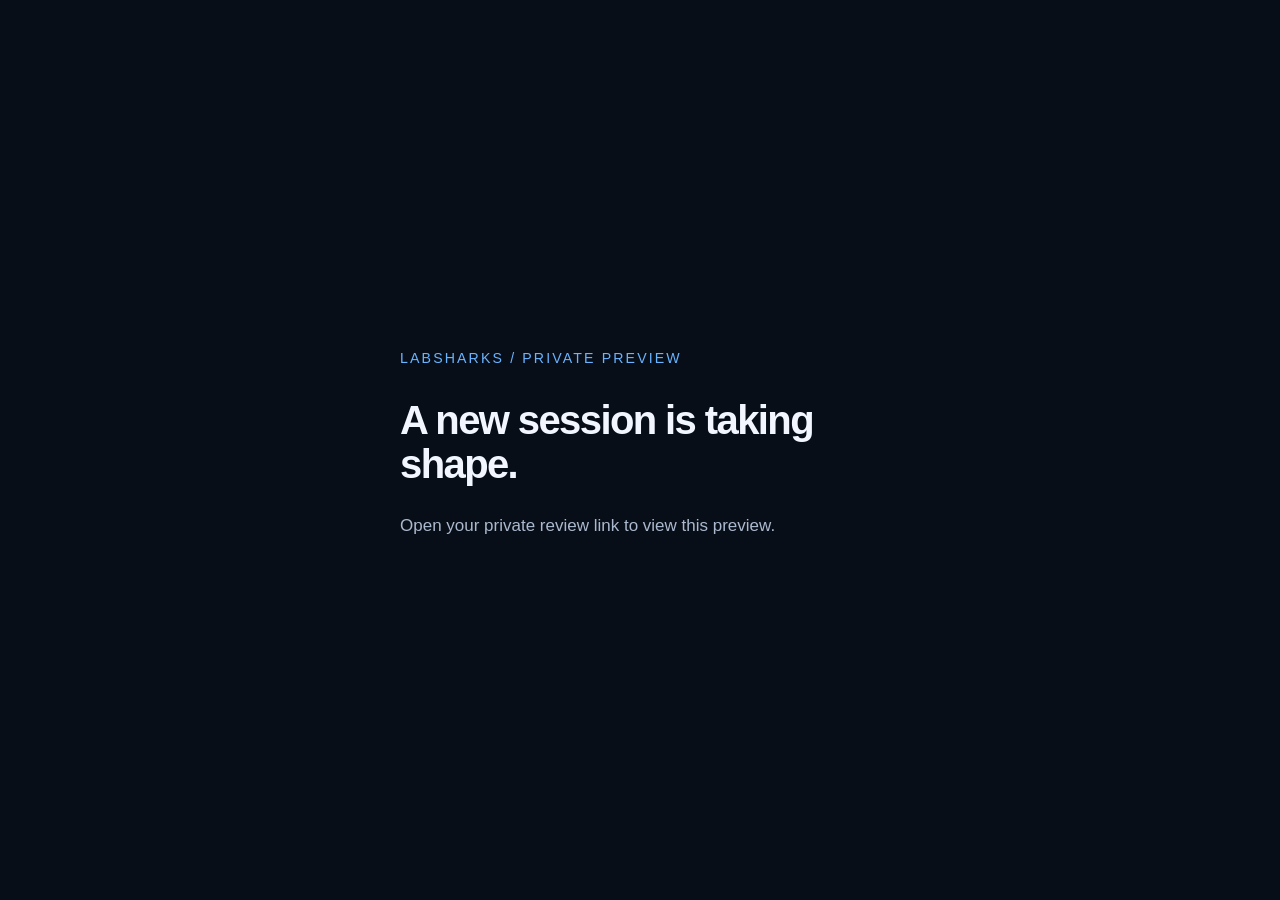
<file: labsharks/index.html>
<!doctype html><html lang="en"><head><meta charset="utf-8"><meta name="viewport" content="width=device-width,initial-scale=1"><meta name="robots" content="noindex,nofollow,noarchive"><meta name="referrer" content="no-referrer"><title>LabSharks | Private preview</title><style>body{background:#080e18;color:#f1f6ff;font:17px/1.6 Arial,sans-serif;margin:0;min-height:100vh;display:grid;place-items:center}main{max-width:480px;padding:40px}small{color:#69b4ff;letter-spacing:.15em}h1{font-size:40px;line-height:1.1;letter-spacing:-.04em}p{color:#aab9ce}a{color:#69b4ff}</style></head><body><main><small>LABSHARKS / PRIVATE PREVIEW</small><h1 id="title">A new session is taking shape.</h1><p id="status">Open your private review link to view this preview.</p><noscript>This protected preview requires JavaScript.</noscript></main><script>
const encrypted='bOvNWKmlY4jhpiaJN0Hjr6L+mw54fEylIRqzGhCS/txvZm55gpTksnehBc9puBbaoR3WmZXtxpIZpzPebJy/M1ieJUwnp3Sa4zRl2H2bhhdPpELgOuSuc4sehzdUMqossyyGhgL3azfFHWMzUMaUz9XRSpvKJgkAlcY31bLffHhaUEI8+KO7UGmm5vNvMhxTGow06aVUfIrcYGa1tdMhiS+ZDrNmKv39Ab2pV3xkR7eXW0XDzYpAqu+5D6QN87bMjJmNLBbSx/6vgC1ZBR1HXstrfO76gpuLqdMVUVkTRroQN3GqFDoideqi3w0hM5tMNXAIH9QsoSiy4l09SJdnW0mFzk8dWia/CJB9Hy94QzWo78Of3qalr10pOLdB4g57YFVm9Ab4pLTzRPNpguE0jCmUHDaunm66Rbsz3pcCFH23Y1jqIY1lVDY/IaOATdfAajVqOaApQVQknTyjyTyXwkNFkdiA/8s3gzBOttoLaJfNO+Dy8QH1L+xlDuSSd5WmnniSegCfvcot7pgoiqS6DNkktqx2YyNWb9iqXz1xTZN1bOmwbkXqWmzMnwg/f8UsRgDJdMTUpV4FZjwXYlLnEstcyNVYZS2eTeCnjwc7Xgq3+GxoYa5JTHSTJjbA8+feAdq8gxhizCTT0c1ZDPY+sRjriOCoTOo17HaSEUM2YcjVus+ebz5aFiWiTu9hEuFt1YcGCZAHZ0c/Wg9i9UJWDXegAS4QtWtG9JNMEZs0cVcz7d/t3OSzpIb3SnzS/6S55904QBcj8ihyTn6cQ+QibpoZnPnpSg2Z4bwcwe3obKSDwiPaAQcjf0VVwH3PvaW90ObfYkPXgGhG+nrn8D4LrlevobpZbi4rktirSnzMCYH2tNHgOLbKa9EmJumyq/ahoWufz3irP+JoNwwbQTTd0eyfQCEN9ZINXLiSNUD3lZau9R2Y+rea19ZgYwWKiMMFT3LlWSeSXeFLqDFcYVuk21LmOAXc66zshV2XECJzY2QUWuhsMv4kmzbDwQt2v5Dbc/CqRZW4UiBm44keYso7HWelGZxrd6nykVJIsWP/luQDeKept05zF5HMU4tSY4PQasH9XTCDfvS97/4FKH4rPhv/GuluDed2Wtwi0Fw33SDoyPjGGKCMsDs32GwyO8xt8jH0C120zCA4jLUM0v8vmTguwo4bcH2UCDnSrRAmkRekq+XtinGDghrtP7sVCxA1mfUizJl3WmkP7sH6XyHDzELzz1OIAsx0qFV9DnIyxrLzDXAx0KfZV9ThB35++7iZsBURcp6QVIW3iA5zLpih6Hxr7meII/nnRhLxis6D2BS+qglcdfUxZEff5BezOKtCS9aJPVMEacJSivDPVYi+iXex3YT7QH2xH60EbwIp+iDDl+CYtThcNnOQ+i++5BSmbAjMJtV6IovD+U/CDQmbwiPX1tUU43V0FUpatddk9yqvP7nnZ7I97MhEFD3is+aB4y76C3/HX3gX/4G4hlSSRmU2P06wPLpxTedG1b2tyfxEkuYs1tmbz/BAKTtpdmsEvzMlaNT1R271ugA1C5r2mvhVryeMB1E/UEX2BL8r5n2Tba57cM1R7UIYm2WqpgkuvXg77BwJCcTo79ZSas8tewNR7XX9y6m+oNV5sLi2EgFdf5YZKoBuP1O0apNSYDDyEEfwzjApzLcyI5+z4iahNTPTFL+/3VQHM7Wa2oxzFQs00JtucajNs42uzI2vNXzne2aNJSYaQx574Pim1/Kewqr83l4KzMSNpTrfGQl+2/LZ/vzX8Vm/qiNDmla45LPYOofvySUtYrdgLU42O5VUY7cX7vhp/lcp1s4sK/+n4MdzwUDjP76iwlQvVmtfcE4Rn0WMmRXak1aFP4AeKR14wiUKPpLHvjaX+TN+KzzGx5LrYbJXkPkKp6xoPN868Kl2goUxAjU/ZdB2qO6iEAcCbEo/qqEdS7T//Lck4SfLbyV+9Xvcg6G+kQg4kCaVvZ5q2/pTnWiw/pyK4quDINrHcprMGuPjskQ5C/jXEezb1pUpgTVgg2fqu0m2BMRoZpKiQpHSyB5/oV0cviYmfain7DFcM6i1hLLlM4E8HBzI6ToZF65rkmqNN5XN9+r1j3ohPfnu7C6x2S8Fmjsdw44ogPzuzJrSCxHcMgxId2PP5ZIHzbS64yYnkgTwvNkQzZkUYd/yUBdK1zMb2CjlK6ew7C6tuPAzSMyPI2tnSRBmCVw0af7Dh926gs1/gMzOYoVF85lgx5AiUAFBaZK1bqA71h2/XrRhobHL+Kp4NwUxoI3oh2quV5jVJ/[base64]/Etr1eU73LfRmytMZFe/AQYjHaE0+ycKssAYLMKhLp2x2npgomTv977Thv/VWNdJ0u5MleJlSOYsqcfFooTPMqwPbJ4jC9nftHrwuLEzZUkWzW7tV2Bz+EXYPwaMA/dpQPUG5JVZDZFu9L460/uyv+Y9hFBnZOEr1Mijc5BCwf3EMS81sj9nexCShn4/qwff8dIe+JjQM5/d1IDy73hkZ9lQQSJsKrvMClJS6TilvX1uMFoEZuFUuh5Hekri9vTpW7OOQA3AllIl/D0LeySepAqCmoJflJDVyjIcCvLfcMh1XomHSdwRaIyEz0VmYob63hTwjKcLyDq3ZWRHjOIoNLuR0O7TKJ8k0WfRtMb0SnDD9VeGIXXK3Z5msumwfR7cgG84dfMnqRTKYsZhoj36qjFZuJ8ALVFI1zugcQnNJVFJCnYicn+ibnWLZmHzsZn5P9shBj/f3aVZ7M4+dU2YuM29MTmyVr69XLv3G3gqapmmgqT4+kTsJZXb6wYDBgAoz/V9saNwoh2/z6g6M5ui+AaCKPo8Tw2AgVtVqzEVauJOpkw3JipaSstBctdvZoUrU8t3sxbiT6MEHFQIqOzZ8ivabwb7+D9IDSSVPnJLc9KIJp3HXurv44iZ+UIlzRpGj+Fn9giKt30P1LS1PPQzsFEQ7efIdN4VROc+8eUcKQ6SHqFGVci6XEaiiwByaPjN8atn00vg/3T7KPemcBkKrLVeJftN5tcRpSy6GFWVwlKV83g5Ll1PYhgzyxr9c89MiWmY3bHa9b1Uq47rvG21/MngNPjF3OsVpiMojhy5AWrdMuEFV+WXSWVBsz4Z+PTiWltOkp/O/mxv9bmN3Qhh5lqkf1Z4rqekqpwV0eG0R+WnlS7o7ut8Y6S/HUZB9knHJNsgSUyz6LDzZxIEcRIKwGbqgmUXpHfHkrmrnuQWMp0nYdzddnbiTSSXCBkurf227bH11NHLdSIsGXQxqBCVqU/paoI0LKGiw+4vLiKpTmk2JKu6oCXlAVyBjzpeYpeFt+1lBH/Juqvz6E4hl1wwk4DjqBbqg9Qkilv1mNG8BYGGjqZuUtPyhLSjvY+NXh/TiSVmhkL9u91vAtJ2HU1eP27s8wwq28LEfVZphoqn/hnTSHzXjrkQNMDWVJKLEbyhJKXgGbi8i2r8aPX2QZ/SQ0ub4oc27WL6BUcvOW3sEH7JqYkHDa7fn8zGTjVPJwCaw/T23lzEjXjhOPoSJYdVxcpMEJoHSGDuPrrAhWfNrvfX1ny4kGHiSlGk9BQ49uxDqs6h+/xDJklUzIIa5nG9yDhP787Zc1d6fgYwb0QmP6rLpvoDkzp8kKfRG+rSh0UdBfh7RMBXKlgkZZZ0+Qy1xRBJXmLlyYiamoihKnEy/qd+DZkYRmcQYcIDgPjg0RP53hNNn3XqCIBj/RGTfVsf9HKlwhTrAn/h17kcrmVSsl7KPSA+EB1Y08z/PDOOZg1Kb8TUUr8HsHxauRW86yR7s2/uo808cttUOdn/8W7/NViaWvqV6xwnGsNDXVpDjv91ayK5TraxtbOPVscLF009LBAzXRT9Xhfpi8HNDjpCd0pF5S4EjWNY+Ru4h9qzTVGvIBqjuon+EdQUcYTWWVftF1NsNmkzGZoJcBj7washcuguD+wvbM8miPZWAvobb1wsBFrcF9dvc92mTs3whhCwZYJ/qAZwPo7VaQYVi2RN/++PVXRS65BOVrR7gXjDzRFN7jOoVCtV0R/x6UUMeFBvaaV2tSxumy4Sj9SZ083LDq9Fu6bW4W9K9LEIyqHlWAU1X0z5yuDRsjkovzP5b67t0KXogpjvu78OJpMhr0KovLN9HTkgn1EVmYzpmwlQKN9/HkhZtezTbR/Qw4qqls4YGduS48oFjiWjo08Zpf8BndujV+9ipWKQXnrXLKgOEEmTM9qdKZRvEPdVOEyAcbt6yrOF2sK0KmxfYSdd+RbbnlQq/[base64]/8DJ9IuSav3vCpiScZ0GLIEEuK9hNtJvyNsnjGC3IC4G25B/Hs54fCUKbbIfUomx51LeLWG0/AjNTrP3fN3IVhOO9htVNg82w8saR85JnlPXr9rrQJjTBHDC8NvaVI52+1C65htwz3ZMGPh9p67xKj6okYK9rwt14+iiISo037ocDMLHUj3KxcszbJPd10cESAhXKx9EseNoE9Nzwdecj2A/EoEOfvWIjKRW9NE3+qRT28NlP/4ENb/XvpKNcVCPecm8Diwf2stm6v5u8dIKjxvJmFEvT1fvhM3S9VgAQm5EYXWkIzwzWDHmdhS5PW13u7OtP4BqsrK1VrqNeutULdyGwR9UyCYQwQvC0LxSHXwvpQ4954ZP6hFySZJ2yYN/g4aKtWhc95vnrqQBk+N9Pc6tkODnE5xSEpAVTBPZWjYGj0hiDvpOSSTJjLxNjlceWIe64LX6YsSQ7eZlzonYaYHGZLi44HsvWdkCEO9e3+vzYTHEDDYZW7qF+kBJjkyZrTrnO+sF7dGKZh9Mx9i3hHtBJon+xtHitQCpho6BMVV3KfpcEWj/Y5/kl9+2Yt4wuwc6wCDHBNFezYXbk50ixTiO2r7g+Vw+igsLSJp9PCkxpSesqAgN4glC0AmpZ/2GGL3d0qlqV6tYtUzXCfjohexIzkZ8/ZIZoRX5Y+G89UYUTPrTAaglm4FD/I+HF3WJt14YYkNuyyDJ1uwaz9/+9r9FCnbWeu5EfnmL34cBae92o4JXMJVzfg9OkCH/VSatZo0vQRzS4rgIbb/PCOmpkzID/eqJhCVU5kjrVtRUWEmBEtMS66/BcQVVAKeSjbxbtDqy+ChUHWipNeKImCbfi1XN9l2S70X+8MqcEiPRWZhutQhIHbk3hPPXoYTOc5aFH4jYy+ymNfIGdTlDOs1xBogAiJBPkpvDpGsrKH/oOLxzgZ9OpCXkeAng28oh1Xt4jZ2BerYcgEbJTMOn1iDPSJMri2XUcv+iTvHlxLAkPVQsXKv1zU0jVFvrHr+8VYPyrjDGjlNWNutS+rdiL1bl2buKdUEGRP/qQaz7Ys2FNhIRJIkRZCrQLw5reZ9UMA/VJJS9KuyApl155J+BK61uR064Gv1EqByzEU9XVjANJa8kmXEZ0Lf255XwUDbquHXdwS59UxfQy7aY+0Vk8lO9M3An18U/v81Knzu+Xi5VK/i7eqWee9MYyemsAWCQhixS/Z9iyb7UF/FhhHcrcoVmi+1tbaf5FDmIAWKqDCYhvN/jMTm27Dy2i1MEzCRDfni4CIK7Kt1Zor7gL6BAO1AFfv0D5JEplpbBuwKtlPe3L6GtY+j3WUUOWysa2mrgDUsngB9gLXgP+0BeZhfcXy0dHZHa3jbla9jnGTcQ3ljCcK06wXaNMfvJScyjgQpmrnESXTwUL/YudGD1U6vB6UL02E+hmwjZ3DTyGi8Xjto03MP8hJK4DENPLLU8pRrieCbovNRRuAcF+Qgzl/[base64]/PTZ5ctVAdisixromKTauJWLVQA1vqv8K4ElkkMXRMbkSraUxp6UectTJyJlxLUa8AgjJJbceRHt5kGAoWQD2lg1mpz+QZg2SgBNc83SqtqfPEzHAQpU9/lY76Z8O5zubKoj55gbAodR1x5lnLwe+oRdy3TqCkD8GL6bBHNNC/emjaTs4kfdeRAQkxSn/LPA4A+lAaahi7bsfhYj40c9BMkPIpxQYKPgA6vZdODWHmeykimQ+q+qlSfGSvI4zHTNyMO4hj0vyRTW4qPjQyt8VXLX2FuyphhRtnhibLIc6waaPSrb5X85bXiumY0ObLil430dHsProtcQX0SNjcCNu37oYwP8YDoQYBp8QuSfz/EJkq/XLYHmCRGaS6qhUBXGvwTqIE8IG66u7ikWBoXhHIJPBkModksiOFyItF++Afv9sPb0LY0RCsXAS/YHwfWLoA0Z/uL+pIQ++plYacUTondM9AIAvF+3x74FPdiAYuw70zdvxUp+77HRpCGUOOkUGordlXMh4M5drJ5MrsRl1XIaAfq6FqMIoXprk8qRqZ+9x2QuNhlIcmnnNqwmvYQnswX0CEO80Mkv/[base64]/zgFHcSc2W/78uuXCl0IoxDe/NS/s5xa2pTHUdjMmnFFCfPsUYPmzTv1TBWPKeK5vA8BvUTyZ6n2xYMnBS6kfEwoXbBljuxN1FnJ6lXQpZMqGNRMAz+IdYebqbqELOrXCZU50L+yh119PVjt68iUIJbc8ru99aF1oGbki5geL1B2sZOiIFDtddT3swl20S3hHMsb5+JHcaL/1/CQB3OivN63DKPxjHL5b6dvHIkJc1yxocHVJx/8aox91eYmOqDaFwVIag+ZWQqW43oX/0NBXZPKHvTZ/y+4KVHOkQtheoyi7R/8zCU+diLBC4eCwAY9Ml1qqfonOGgSWFzvZSq4tV4X5Isb/qsKLjcba3QQFaLTSadzmwRcZ/eiXJLMvzk/lzxWxhaymOhv4yYQ+zx5NypX5thcpo3B0kw78F/NM/bvdyD5OGeZqvPWVHjn1UsKY7dhFfYv/JKP/kqjVIC+1sIp+YEU94LkV5CRd+F0ESeWtgEdvk82aVtKr2ln/1IbBpBY7npFI/Y+hve8bF4+cXN1Aah2AJ7u0TE5yrDVbzZ8e6OywO3IcDjRSxzB8chym+LMX3d3uzkIHkVqu/XV2AM2V3/eA6dW4yQ5VpEf9oO0DWOD+vV0JqIbj3Q+4H6gCRXxwzt9BHTg939hEifVl7vcrNwf3X+3Jfers7A3NvLsons+e+pqkPBr30IyBC78AEULKfLmv636hwG1oMBAcecjLuHW2XxpjciyitB+lkUHkEapa/cKGGYChbaCjgr5c6vJhSgkgkXaqPb6vTFNri9mVZR+nAUwiPGFYOZqIgupgfbipbhkW5iUPMSofA2GSRfdj17VkirKGaRU6sAgpWBFvmafBEHYHooCOdrpWj9H9wmVbJh0XlyBh/XQvSoyqytR1L0uvLPOgYSPTqu9sMCkw6zVIyka9Wd884QWP8H06//XD8WZxLPhSshJb2pFEohPJoGQNfMVrjg4F2J9LEfXCoT1TNMZto2YPbcxNZeXwqqlVdbefqvDY4qQI9D8ijM2e5aJtU3Zxgbvg2tXbjdCr9gomuA7qps8x337/dyopx5JitXXYQtt25XDMlEKKl0e3BQbhT3lTIowdXsyL1PxWxZh6n/uVVrKucSBbyZOhF+EN5vBdWnUQyIixmsNccMFSvGGhNymGbV0g7qcBfZWEUw4fg+B5ZGUCARh306dj7ohDQeGnXgh9S4DVdMIeD/2oPUEAfGaTwfQCD7SKA6MbGi0uloyrqgbPCaLesztey+x++x7difPS02VMiainYtxDAsD/6+eKqV/PjcbVqIrNI4z3V9nGX0f7KsRDOc/CJg2rm9UYKuLWxtj9zMjpyasJwR/cLLUn+aT5CuPOGMIgn7b8pHEZxBjE+EAEDnjgCK3UpjlEXghkZgFsIDCZKX1rKrtNZjVeBUl7BB/2P853L8M1DdrYxgFVYY7JLn+dkqDJdM4d97/Gt0FUa29OLd0EfQP6wl+EakfAhwE5qNrFoT2TZCPYo2PNJNaiw00FmJPYnmVN4zwbeRj+C4NPGp/rPYaL3f8r5lBtHfd9AuKzOfJlQXcYQEIs5mdQ+m8BRaQrVQmiWRXTFdC3lBuOz+BSVbwNdgVCzKdThI9PHzGfimOZ5ixlCemG9xHGt2fsM3ghZT6GmQ6SEdRFh548oW7fEHmXKYY13gIGssOsm8cGGYHeB7WQE4iJt3rv/[base64]/060LoV3MFnRrnhCJqnfsJtvlJMOQPLgpYxfpgiTxX9iOz5uWsgMe8hggpqCHmudbBREJK/[base64]/[base64]/DlD0HX/7jb7xiSnmwc6RQ/4hEbUd9nV6xy8+2kXcVzrWVcGOdBx3SZiCtbSdq3ztTUpn24L5LGc5vlHnKQQGqutA9is9nYYMeATSrUKQiN/JPAvcCDxa8nobJUR0EK3YaCo3iCAqqh6dpMhyS60qtagiOCM6eoaSuc2+x2DxeM9ZXOKOW780NQvvmzXov8KvyG3HtoPrHvOSQmhBsnVDCk4OA9i3TuS8RlwK0GUdmmAxKKn92lFCXrGpEcuvaXIxDGusAM2TA4mrfsXcY/RWaTj5Mwv4yHCYDInME38+6EWRtrqUWIF/LrpmV7NjHJLy/MYqk4dYjdhLeeH1viQFXVW1W1SCcjJGdxY1U/cNqnR/rQ2nxrD9xDNOJFNoahz045r9HDtgaSeCecmq3IPXk062DUIKOou9IxnWxN+0C2iW6ypwT4Thogs49LO8Wflpkl1LUSrnZAoVnrUVM1fqv+Ter1gDm5/LyeRRCeC/OR0oqe5cCAcK5A2XtBY3mBbHgF0NXH0JFhBKUifTzkznXJqG0hrjiKU1oqJo0NAb5xBH/eOgV6FhMGRElDPbU+OKAf6V40xo44fjMCd40GVbMhihs1KNTi+O68iYFo69/TOdJ5P3lqc10Bf9nesb7kXAUe65DA/f+aia/pMFaxwE7DSpAFjg7chVn5P2L+utPOxr76LMlpLBDiFZQ+VCjTPIrkeLAkZzoQExRMh6I6UJSHO8xp2S1Gqmgw2FQFzaYF6reYs8DfxcaiNZqE+mzMUfwvMHv9gNy5lV4LK+KPNmf6JjbYbQcJVYIdeP/E89WjMJ/a7cGaiZTLhozgHIomGwDZlFqoXpqCoH5xkc5c56dqHVSNgfTKWRGzxaXkSXdGuImeM30nzdDSZXuME3TpQ2lOECVLuxSJU5lmhAExb2bNcyQIiNaysQDPU7mVKy45Q7M4cV/dD22RZ7xBmAeMte44uAs/YS7UU6bRiVstOfzy4iRzV0zI0jab+2vjuJHjMNkXJRhJbin7K9b92GtECHbnyH2mDKz5N0q4DS3S5kr2vYzzDqYeaTI5VSK5AH4qeGSJOBiEEc9H7HMlpZ4ZW+SzUHRCPZPu/GEktue2Z0PfSy4tlMNM9SI7TZtIJ++zPsey5nXLjH3o+YnPTib96+2NH2GI4C1pkmaXfhkufLmUSONBcMbJTJWM0Bhu5fF02TesYeORiJOSfQleDXSgaOzdIBJ1neEf2Zc0nZGBM8yXP8mcTlpuQWZ/Oa73zudpvrzMuGxaaqppkk6TTe/cV4BGh1C0JQCSyRwE+9LW9d+FfkRwUErOgrnpwLbX91t288h9FzxPzgMKjiKafQbmyThiEH50GDktEcPoPd4xro1uLaiUt27tdj4zpLFxExpadV9j+DmQBmZyMQSdb1WSl4COPwW99Ss3wwob9L8VP1rvhLQPLk3osKMu4z/MuRLXK4JGP2saI58z5zhqU16d86gjgoCUEMBoGUVUI80Itx4XlhvbnjcIy7HAL2nd07iKfQY9JpYjsxKBbNTvugLKQIYl5fv3SHkktknPanW/Ax1K1YApWshXf6b7dLp1rFE45T5NcSkQVVREk0XaHzhkau7lYJEebO6B6SFCpFO6LKgYEKhdqippX1KL8WXgE4Qxf6OhS99hXp5nZJJS9j1JG6zwBopzhaATW6X7IO3fzo7RW51Bqet+eiH1lHTXC81oeMjKxe14NGljSo4+FUMgNZdkLlzE25NNHQH0NjrGl/HJzoKSlA6mmH0dDMnrBTWKxhyZ80nYyV6yx4t0cPjg/h2fTmS1rwHl2SCUFzKa7OZUdjT+00N2PNwqAM6damjaNU7WDrIpiJnaZXaMY6j3ro+Q9Z1iLVc34JT1Er1BbRYySrsjPqcxVLlqeKrDxrfeiWXj4oCeiBmJkSTOrNMGcQyBnFl32IgX/UNKowNd8p8vdj2/bGRWg3MBi3su5elvoKDGUfzEQnA0jt2c6V0rxBXNxnnIFd/lK5mF7BXx+U8JJYLez/sPHkuVxflANwjOpYClI0F0Kc3UvSQW027StvdRV/I9Xp92G5ZDnNjJ5KisKG2Il2P3O2/dNU9MfyhZxZAFFC3dBmBttHlkAW82A6KNTuQ46CCL0eL3COASVgy+0EKppQS1pbiMCRwrozDXlXhCZu7nGQ4wYirkX5YlBdB+g4ZhG6zCpqnh0dqk3yI3xz9FL1XTRKM7bQCZX3rScQO0ZAN7YIPs1QRMoPJfRPupmEZu1+gGDEojDO0fBUC+I590Yn/RnXToae3BDZ6mB/LrpwjNuGGGqCpgKPEjXdQ2p6/H+2Cr7aCQPUKxaodIuQH+GH3UVazqZ/c2hFu84y4TaXLubcm5ZJyXwwDtigkRsTGitaqUh/AZhJNrLvoB1pwlv8lR4H3+qPObCFAeEEf1/xZXAWSfYLLApiWNiDtnIKLqX0roMwK9CNNr8M/hsI2s39Vpuykmi7OyJ6CpgDHAlkXTn9kwOU32z3RKhSKNnBwRiiEsJ/dMucFeFYO0ZmA5+3Gmrd0zWjKxJg+kw0gBHmdSer8pojW2t0gfWAQf1UHnvAP0wFpUPZhbIsOEOick/P79nusjNxT1cJH5RuC0+O/RKAdc9hECG0SGb0Tt4ETxIksSvlipN2vGrnUNDJexbZeqQNuO5Si7tP59/5HtSUOWp25gwVLvSyHVe1umaxuLO2r6nJqBstEYmLJ4P5yftI1Y+dwdD+E0A+zdC0+0vXcPwCl6VljUWKeMlgmOzmPia2grueE4QCzpP9jFzWBTe3jzLcN9fkE4BW5IEAb/2qaazxk8AHCRl99KagdbfQwZEAJ84dMgAJqvksOUNhQoL98HlESt9upbpZbVPYeNtBQu7ghgsAr0nLUEitxcB7cf36jJg9rQ4a16L8PIYs6kLW6cN/ge9bmnnN54WKCoswe3gpxKikRF5DCORQlCoAs429q3Z0MUW/YvmnKAneR6PeZsGp3AasrG06R9E2InMZXD29lklop/HWzf6umD8ituuGr/fRSGnJ4HeAYBXPieTmIxpQeiVp2Hunfx7OTQWIb+4OhNM2++HuDFgw/EbtKFgYNqqtbrtkBnutFH05NAnA85ySoST4L8DBFQam8feUWAreYqMu0tXCu3mChXMMhEMxKmmd4KEGHjf/qWtqAsoIWpStt8lHD06JalOB1oKebwNWfm2JnwV1/dlAUS0XLNWxpnzYCn+DemrzudZCVIxJ8S5LDAQ46v6OGEkRpzB0+d46h+Sd8u8ngaxGTdyxaDuMYA3tNjmQx01QKXONMVlFOSrhROOgKhN9Em2uT5ehnN5WQB8y4qTshcKtYOeYybrJsA9AKkgpbQ+MCL0/q9tkKt/+WBh6Yr05SinqpTnEjM35JOT5beXeIP/W9jLMJuOJvEucJxGci4bpXMwhBrA1jBxVuANZgNNiw3ZPrghg919O/MSRvcwlx4QWxIEE8Fv7VVRPLJvjpo8kIHpvIJ7K2DIEtTqtUSS8s0FmVaSaxTQElTocCqfZXYinOkXa4ZoqP8DFKzMLJcbp0bvNuoq1RXYa6D+tmF+dvm2yRZrMZq+kQ8uy2QUVsjoequ9QLHLrCnBF0FHkgDgquGtT3AlG9PhKlwf5K00VC6tzewb8J35R4tPOT/Wdafm9/AjXfelMSVvbxoYunWL+OdI38gt+iljMFlaKXK7AD+zQEJTGlqaXoe0ugErkel2S1KvkdD+CihNfQ6K9ZiBT5srurbEbVHVSOs6lovnaX2z+yk8eeZvjLKcNCYKXfV/tq8454GwwelOCHv1+kJt88Om5l+sLbLveHNZaj6GQ1dO/Tc1yC5VYhHIpQROMkqGWPD1t5emTutDslj8ivggXHcEOw71tgSfs3mG7B7DkiM2ZEijol2u7bBfatDlYXe546LoSeQwrMKMN1/C7tVxxRFjLef0kb93KIv3punXWznhIDireznXXeDEqilhooZcbKjxzw3M4D6WIYKWVfFHg7YQ+vyNu569mcVBYHCgx/aGCLc6w2MfHT3is8lWfOho8HJuo+GGuKDRh3ovHzY3eDJ5hAdXgp/djK0q/MNZcYPBk8Ja3Mwk9TVX6koGnnYx9BlfmIhG16CKrwnEPR5qXrKRb1zeoBVWKeZXxoCH59j+Hg6JisE57fq1YDuoN15HLS10Lxc9KpAxa8tuMg0S8W5ahmal8xt83HXH5BNToOZmb2UMjZy2BPoLEXjENVJE8PnH3AvyDAgROHZovTDWA/[base64]/qIVwO/qEfpp61yHrpwPHaqDjvGuFQIjwX6TAheCNybdYHp8AnJ6sxElspT5PgvZyckj56CkF1PVO2NNWwYcdG2ajZyP5y+Bcx8XBB05+fo8pC6Gypgvl7J+39Mcfiou2svdEN/0YWqYWyOiikncwvgSUhmPzZLqqbq+bQTxgSuFmhcRZU4Fez6bef0ZCjW8KCHubY/BCu73gfp/bRrSJ8FsGg1prYZdyKK6g2fG3NTbET6XPXtNIq7xsD2PFOMeV97zeCPCioUk1eVuTC/22yVyVc6UW3+daN5SuAzvVljAYACbWEdfqwVBWJEAhIglUNIMutYORd6LjbFiD1GCisDXnji4qGXGBpjDYKd76Vo193CqJgqSWtu9enFdFIKO/roXtJ1sAM/oVuSAP75mr7KngbF9zomq3XV6+poigWBcw9hTx/EUjQ2hInVSnk2DsPCQk7z5jqt1SqE7Y2gF3IXU45SHYjuLXWbjXNwRVYNO9mUo97/3r6AdAv1nYZOwIU7pnlMtGpPJxfHP+I34OHTkIi3wwX8cm84eN2sREA0CLc6NsKCQqNFvWe4m2AGnV4p3FO64cdE/RMG2OigyadzvzoH0zO7Jl8O5VboeK8Fd5wtD+4eJUbgsM7b2vElbuCrkF/3nl701oXmb9jbClNQp9C65NVqFdkD93t+IVshUNko0sgq/9XVuU0c/EZhJNAP29SAL5HR2cckSStwc5t//0PbEk3kY+jd2czy2S2sUFNEZQVrdSSiB0nCc403vV0acqSxzx71nvf7OZ9rH060PdqBXkW3wloBiVDx8hofKVzHL6hNEGws1yMxe97TMX2yKTml0/hYgO+BxgI6lqVuoXWWb/a7gqhDOORNIHA4Esg3dU7w3fH2wWPltXiWGD1JzR8wdIjEuRMd2d0x/G8u1PhGgnoHuRxU66NZdfN956hhBYbTDF0YkpRD10NxP5qSPukp7PqWPtyRzd0L65obQ963DKzx33HbbJl9ezU9Uo1YqScz3f07tQAuoDGYVN8hPPoe01tdSXLFP6T6/zRtYw+ObIwtGskWqTlHyE990RekzuTd/pYfc1hk5V1DT9D0trDym9P9u5AmleZa6N0cpjaRf4EI61WyMdp/LVXwzZZqTdHCsXs3ic9KJu84F4IHDj+AroJqiezPUnFhA6dFe4ui/Br1JGIC8QhlgbdGAKaxW6NBDZZBYH1tG70QBuIphqXpqe1VmQPjE+pHpwTIYR3aeUReK3R94pCYL7EQe697GaQtPPOyM+QuvBnPKp/[base64]/athf75qYWDCcQ/mjaIexT+O21LcjmRtYcZNt50HufibCr4Nakz7u6pK9AoeCFB2o4AU5qWmqcVisGeae0wxK4BJvXmL799jsM2WqOmdIPGJK0wbRYR6ymWkKnKpF/H0b1OPxhdInVKmvOGybEkOHvZgm3cS+5PArqIdleSTZGvY6KJYr8hsrU0PB8lGIVIW2uYjJT8m+ZciEvP19Re7SB4I0qRvv2OIV5ISn9RFN89zIqQoFt9PxAzzBZcnDt0khEwC479bNUEafQ/[base64]/OLswc5NlKHWi5++FoVhJgDajolg203/idTL/muF0bMo9wU1vJhedwYn5hTZJ+YNg+Qhb3jk6LlPAZPoD4yhW51cXyEnjAURcAqyviXrdSjITG5tK0X+Px9cawnoDVnxl4tSfK4cwkEAR8Z5wJXfQkbTGgo2/YYSF02EYKMXp4iH2oXPY9kyr9B7lnW2UcBI8apyXPfgYjWpnG9OIZSTfKpjy87hpR05QPkvR7K2nHdl2z+/Q6JLyHjhgK3U9Hxz2TL8TqYdBt7M4bLJ4inCrV6bWDCXOWlp7L7mDbyNziJeqmOtTgv7CFCr41B+de3r0U/PpYa3sSlETdpmpFRfBHQJpxhZHaY1iCz0bovjSESandoYK29oLQ4pcia2AUn4tclYKfo1KD7UIAaoLXgKIQwuIm6Szqx32ZSLKLKq8HuioI74Bjx1FDF8ScCAlmtuPXbHVSX6tNAFj7LrlRlpfOGYUtsMJveBjK/quLabFpmgppFG7XrsrBcosZgezEeKOeOnYiNOBVpkD3pcIOJJMC2LU/mtd3smUgRQDRcSrqDZG1wGVX4G3NFAB0Bk0KRmRSWhzVsipMXMWjmY/HqHqTyEuuoMs9bme5W+q2lt0/Bb+gTMNyNUZ95rYnhZxp07Fa1OyMG1RjKplFKRzq+QF4XsfCpmgMNC5jH7ucEd+wh+uOVFstxFU2+GDutZ2zfTxiBJkWC3kxslTj+3Zu8u/aDJrPNgLfu20PoXU3HbsPPCly7WxQlY7vStBgvfX4ejhzaYPSXOtp2xAh+nrvL1r0TswwSARgCRxoFJUsfZnr623eo/qi9NZ6IndB/ANXX5sCDg0S9e4xiFuAVH9jqbXXGWz9vcAlNtW/0PZIt4e/uLWrtUxj2Mv2AA/cMG6frJUDef468yNe+z7SAz9/Rs8/zExFwUKW8sNVxNbC4c/LM5743G1syThyI0JuuiqreHbJqLI/RgE++7qclKORYRpd+Ocq3Bcj2jGO19kXLe5vNp6Uie/VwZNBrPq+GshimQKgbKwZw+SQ2xZuDC1V+9vgf6BgA2GCAlnxj1NiZrlmZsJSd4pCIYuTuaxiaoYdyk+TOd0a4pt7S6YMMrCKgMw/2WPzt0bqLNCLo1Dqymfth9249in+RJedTVwDWNMFKrQirg3mRzHm/H+Ea60w349AmB3uxjvvLkOuOl48Uxf+bS8Qoi7KlqgSmiE6ey6P9iVrz+MJQ93N6KGeJgDvKgKO/dGZm9o+tMBawhCvL/EQniTUr0bPiT6ADYknUEHiY2fPzHhaT2U+G+e9gmCfsT/NfVTT/XqLOcbzDCYVNDelUlQAzvA9i5jm1BC65J53CmJu5R4AN7thFDtdADUbgyY+jL8ZLzk+AtlepYDXxjCxPtIGeZ69job3tNQs2V4udsjbWbSgi0aRF9u8GIcpPRtdFwpnUvsEGPHvktcfNmd/MeMP64QuLo+11gGHj6Syc7w88aQ67I6whhjCsEu80cT23Vwbf6vG8ErRoI9WQqZ9wv4rJexYQDmMQPzrd6eyjEuyeLdGpeK2kE99V9iZ7wxyB7yJLePZfbwdJoDGb2ZRlS+Kod2oOQqM/[base64]/Tc0gQDkGUJJyJxE5unUUoQ83RA9z+b0FcQnukSPiVuZb2rfyptisvC28tk+fse7qDtzcpMmEZPI3is6yui0Dvfmt47VjVnOvIIyYs/46snld80/Z651DlyBUiyMito/[base64]/HxBgzzXGIYAiGa/VARGfv2+l88SqkIuH78Pdqg4Pj66/lo/[base64]/tePjBc43mwytdcddb5x59GWNriv0/oTWtdi6l6Qt5XgLaoj46P1SIEgfQi9T8RfGggFAOnRkCft9zrYC3ER8JEn/wb/cn2TyQcP4GWJs7o5Boj+1qZjK2TyCyDgNyS6ep7vqu6qzNJGocMXhyZZxnrqcnS+V+g5b0DECTyCgv2/5OF/rqnMc6BQtCmG1UsdqV0e7bPd64X20Zt0jKaTY8BW1GUPQh2vw9Wn1l/oBtSNHDmpxqoJXUY3VpWgfKxKOLoFbSBk9zrlW6/+awDQf98CpMxLj5A3MzqDqcdoWa7uzLNWPoABGvHB0VDOF3XC7Z6tmCFxQcWZhTS9NLzSkpFioElvyT0SuMn/9U758QoyPfE4RVk4CgM++oUEl0cQVXHak3r8RgbsFlN2HlucJDEyOMeoi9HUN5KZUu8quvqXsxSZuLLNpsVS6psX1dq6kmiRn3wrzpSjU0UOJzNHOiml3ogCMrZEd6TZCimF8yb+IlsnedZo1iBdBn8yr1ExRwQ6GVZ6L49QDgPfl1UsgSE2uVkxqFAdtl6F/KFQ4tJicE3nB47+OYYhPRp5YfiVlRjRYxiDoulOBbQrM8w5/NESQawuEvCGn1lYWsPyXuT1af/eT862ZOEECo/nBBre3YM0VRaSFCm32BoplrIFPB+4ulmc8E940nzgv4H/pptjy5YP7VGg+BB2XuI98bbxpevsRDz2CIYsYA2468Z2YVGlD11oruebbCTDAA7j3UjNGYtcZsh/G95r8D2Fp7uoROSoJwQr6xs3o/EgiYdUPeAui4GHXANBwW5+O+l7D9/TRbequMQyXz21Or0CX2hVmPxY1mg1gHb3JUDK4VG1mqvwVRIZPv/jQfaCzMgflEhWUVpD8esT9QiRiBluTauIdIHBFFERFmSxLYu6vQVJ03gJnI7n0dP9pUmAqsdOdJ67OtWYQxge4O3Gro6PuwoUff5oJTh85TQZ2pmCBB6fs9lBWIxbG3CynBU8atGH1sAvCRhtR43AJlKCIQWSt2si3odhgL/nmjmEE+o9uvPi3Te6ttCepqqusw7OFDIEzzXLWzS4jxL/gjWTpQ0kUR7AWQqJ/bLM/V+HxyVNOK3GS08zugC1igED8HRF3R55HMx4WAGXehR0N6fE4Iupc+rw4veSTmKpiJbk4ZhmDTaDzhhVEJArBs/85LVHW19YS8zGyCGZ1PR5m4TLaU79NOijhd3HAlLOi5ReBKqvRInP8cYnnY8wk5BWrT/we5KwCpTOtGIfLtXKHogzjJhW4jGYhM8kYA78XxG5GLz7n0M2ZUvFB+G9n5vGAA5QTTpzeBwQreCZdweZnKxU7s7NhysTbe4B+Syn07prwDafYRfWtm/UAf6wlm1fzZPxRlSfdJtz9dOUtGfRnWAfUgbUyxkJfDmMwPHXjumzK/fkd7PUKUGenSF0gki8wpJjOYxjtzoOKP8yVVQo59zZT/qp99KuoRU4/jmRoS/mA2TeQXsbb2r4rsI6TKkAs5SZl0duJUIxA+ZGazDdam5VycqJPPpF4vnxLzs67kQD28zs/gKS03jU3PHZf0FRJZfFTER2ZZ2AWxObnvMLpn2ujU1z54IqCbf4OBKZirBI5AVy3a2RhZbDaz3KXfef8crIwzpiOQuruFny0vmBRCsmQRBljRPJxqqeZBw+hNG/Cf8Nl97p/2xQOFc87qgSP54V/yZMK5lvZmuUkoyCOt9TyNCctb5xYJv2HI0RMs+4VVJcZmGlWgz2d4miKIiUzE8VlaL8KzaoUlYD1dwyk1NDVoQ0w8tv39J6tCzaqSFhTb7ZgQC/YeapuxLRu+M9/A2ktdRRB3Keg3GjK2Vw8c4WVGxbN1FSdw1aKNmQCdvT9GjLT1BEsxGzvMGiOe359b4szAypKIz5BT/ggRyHSfxYgrR08FmoF5GMxENplDhdiuuoxm3QgOvxlFsnhwAY4zNk0fn96J/cnfgQ3ZYdf1k6BsGwh3aPTI/hBQHo56SXfa/VEvi7ztxrcSDsRBQnDsB9A9t4Wzx/[base64]/UYm8r5Afwcz859DFhVb95c1rQTJytLdDUafb4iPc6nCkTwPmOuqOSnMPIi5jACJGI5vZnsIhPY5JjdTa9ZdzY7N1K0jOdyBnucwu2wtrCch/3deHS5KkbO5krtjaU4mrBL5qYMjSiNVdzKIEFLpw2i01OKmBCppaYbVd3vgFhqDiNYBfE+KkKKP2sQWszTsrkejsOPZjI4e6oe13VxyQVhlU3n4EUPVBBkvtmTNKuLuik1s7vGIkTzsV3BbVCRCVZZYS/vxz6N1fBzwchJkQ7g9nsMdOTeP57tw1IGRpPvblt5vCmN3sCKeLnVUSvkmg3FI6mCOBngVlQjSEaeDywc6b0ag8gHkUuUNi6HK4NUHZRtTIt4K7lzpybRVZz8H+QDeZH+xnxBdMxW/zcB1Zn+oX19CbzzumnkO4eGt3LgKmZS1+Vzjdt0rAwJ1eS51hd+JUVzZ5CyCc33JI/oMoH+iYBsBs6m6gENL6Q1k7rlhSYM9hn/Dni59Mw9VZM8gGpRoYN11zuq6HQIxa6lodbrMKXhFIOS+DSe/UFcbQPcizTXWbkuMNfNL6LFptWZWsgYp0x23V2xSZlw+3fxm8zJWXkINrJTVRGrfznXUF4HRPujjqjLeAQiJdGpJIcyxuxHWZ9aGhg+qF6+S11pddXgGJMWwoEh1XJg/WJwiubbiYVcKE87yLPm7x+NAWfX/27zlSoGeXkrtgBBI5gMFsUyoYTNLg3H5WZpHiHsRoJAt2IhxvNQhH7qlTWAemaMwQKjWVz0I0Ti6wNz/HLwqv/HmyAWsaQCZZsDFAWrnYa4bS9V7PvdG2/FaJ/[base64]/bhvONahP4+k90WhWb8WnXqJcWRG5PY3EGfQZIC5SmNRj57ebo5sUY7PKB5ibCrYO8ywLsOhawE2ZkLCINMNivKA8Qu9EKEuJS/rNmOVR4ufQ7Gy+15OKwkoWJAoPvkRnhwaY8MJIvxEV+j2HvKvZ2QnLL5Eh1n2OCuh68TOfJoO2GmH9llSrHbiPy75Q5MUx4zH2BOLxRxddCkXTv6LUKrOOj6VPf2vdfKPj+kS+NLehw6Qo97igELCuZdIxK8H45Slt0ffjKWRLcb0lgapRX/loqfddAdZODRmOofWJYH5xfPaxyEMJHAlLh+2FRcl93AvECpSQEo+X4MQ3VGMU1/0bhxYxe+GsUyuVQqGOXfbI+51wFpUv8eEppM22ARhmhXs9iIdaQjhROb6khZXxruRFPkfXxDwzc2R9zXrONPStCS3lsUeOZQtnhvOEskHsr49OvRCDvn7IpNxVqDl9U6mUqsMtGhiVJELF2lFJdBIEZXY8vbkoqk/KMDfdH81sF2J4RpLFx/dYtUbBxX6URHQe7Hq2Y8Y4P7hS3QalXQ5uaKAW40KBn9MBiB7cyxhKr/tdH2KtILl6Gahh9DY53Pg/52DYHx4517weZpdpZ1vCbEqUfckkbkphZ+xVfF2SlwqBE/9exqSRUWUfoc9DUcbDrSwtB4zWj0PT34m5O4RFQ4hhzphVUiVfJRu7dVkaCVrSMnzS6ejxqGZ+ofI6CSqmHCurNP3PyhE3721wmFEFl3cFZeNExa+/EIuXlQjnC+QJb87vtpC5C0BldvPHm2Oi5uBEq53zE/IvKfcmF6JaoK8xBb0lIWJYJ4ZukewGIuRiIeGprV6vrl6MIk2U8gD+K7WUof6Bn+2ou4q6piCXuSx1rEVu8eKiGbfZUkeYejIkO1ofWJI9ZJMzu3gOayW/viC3nePcG/H+QpdKey4tQyUPaxziNdN+ksZz6ECCOrl+kW2hnk8RVufDyS7xuCHUI64G1wZ8JtlXVC/ihiEHhM5fcUxPOnmV8EbcTL9vTMd5N6GjWqsOWBdvMjrqx4fNiZbluvuBEBT6R0zUZl2tIPdPZ1mawe9KpGGpJ0/NJl4qOdPJ7HV6eueO1kR9UtuLyh81O1WDQVWREjKcitX+2oCo4L3IGlowxbQSPe/6nC7IeiBIlNKW3gnNw7PF9DMNCYqSN1eavhjRz7gWG5jumYe1HS9KoCgJPs3GleXFrMEXEbrjIRNgxRyeLx4y9bfIesV7GF9ZucPmd5jPFvK+4yIN0MTZXTpJMOwWfSu/8FTnxxcCKnFUA8B0NSnKdomlNwHKwdWOyIsLUP+f7FZ3z/x6NXGixTkbHHoyvZdJRrYH3TLGGFHmjcXFQMLu91oriZRS0U7HL9HQFr7tLOXOk0Q1cwjw4vaKqY5LuNx+YXu/E9jc/UbwD0o7ITzEc2rlw/Q2C+ZeRtheCjQg9KADZD4ujvW48MTRrbsoqJgJLlDFLQ61OOOIyaBgn9kupUObAYY0HyeU7vFUfeEEWwc/K5aEFfdK6E+BQrdnQ2+73fwF6j98pAKuaOEsbtROMcBDZmHz0vG6fRDe1OBpwTjhQ8sOWgeu1FnFzQaKGtCRgwJR+AxrW/Mp4N4mtcL/hr7n9xvHcqtSG1FQ0XwSrI6s0DEykTReR9W9XPSHtVVU6TO7OwknsP5DXi/fQJWmCoF64Hp7iK0Gj7nkRmH9DoUgvA2+k+z0VvbewbkYz1bWFoYmVyJNHhOpvqa2/kYHSTIhBy6KuStzD0x8PejIS5VqaW/TRkwwme48UFNa1EtEZPIGJZUEfKQ5Lunn1wxFwD3A+PAgU79Yudg3NjapbDelmMAP4YWBAeCx2FBA6CJTvyNy0UQ2vMtkjrqpaVzpd4PyW0D89a0UO5HUe/AIgCrbCUWHrH6JXSpOtRMqTAgeIEWcA32hzYQdC1arMcLS/lptuuUIydu91SLR6MfC3/DV4F4ODt48KYhLMAuf9eTp1tnqfJWLtiJm9LtWRkGq+BEjgU2gDR2PEhNSiu0ZW4Umi0KJMr0lsr1TGT2GvTSuWLeRULWJWe63gDvCDshSnxAFKyQ+SYj2ut6MMF/nmxGUYJZaZEFrrG5KKJVApnPOe2/1XKw8ChDBC1CpLpd4VAFwVu8ktsQLk6H4A135Silb4WQeuy1LIeRcVJFxrU85rtNJfuxhwH/wUWGc5+tclaPKpVyFxiPev4guBZSD2XwZXzn2CwPYqMLbB/7uXO4hm51e6csoh1ivr+QzZfwZquKhXA5X0SW90TWz242Pqo88NJJqdjcylAbbzmUSub4Y1t4oJJCqX+1CsgAu3aUgNAIsknBK2F4ESJxghbb2m0nXwTozv7Nwl4P5gscw9e1fG7gvHCQw+ItTmRlgGPWIr65jfZPGJ7w2CYUntiqo7UMTkvj8jk/4TmhVoRxp0vDL4V6+k/l+1D2OVHN8jQYoEHRp+ls//K/A+zw0wtRFq6yuvyYfh/WKk2HCBq/Oxap2MbKm0JdmCSPY428p+tyWvcFclO22eE7vavfk756aH+kHHEKy4bmMraU+e313s71Z84msMIvtL6GFwYYVFI9Ik1H8C0LJ2+LIfCXM22HcUdGVNh8n/Oslr+hATghkrMYqvsKoiG41gSJ52BjaU1CDaKaczGeMSXnmq+WdRUBe6KrU1TBE6mKhTkZqpXBTgGbwi6fxSuwf+311FO/[base64]/vGMJtGFjr7/Pxhywuz9zS/KuxV+Cm4oUKEfQlvoKpf+NMsjcaxIuMaVr+q8CasA7JoQ9Whbs3WH7++sAjBhlNiZNdwUZuvejSEjTYo3udKKZB7Pltd9ZXmnQe99Vs46NSbJUY8t71qgqfh5G4INShy4fyP5wF+jiWpTE+xKm3hazXnhxXQAWH+n9X1l/5shK8O1BDMiJ8rk29lttAKnOprpp4zJXsR3fiLFcc1OiCq+gUfOzwyzzi6tMXE7nyO+iMeGQn8jaSxjXlHOkUh0YTP8cX5po8BdGS+ib6F+npJJtG/1jnyK9ubLJPlpme3LZu2BPsP/4Fv3eCN44T/UYA47rFCQi17cNOyHJxzs/ZkH7j+paQ++FaXk1W2852sgd56XT7JVviQOobANzfs/BUR1PtBg+kXqTctybHZo8zy0NMK7tXm8sGd/nmnMMqVkmt2HHndaRbBqdQy2T4W7cajvp8cfDgQ8SxffLIUp9vqZPPzGQ0xdIwPEduS8+ZquHwoGX3sgMRJIdZA/KJNgexCd7E9AEdi9uMjnWpr90/EJN9l1J0yTxa0KW2cqfbspwAeZR7p/c6MiWAkDOOISdwFg/LK8pofibOofHJBbqCKKmfBk6ndnBojZoKEm3TjFqNd4IyZgh2s6g6/MF2bm5w8yqXBacwsCvMo0Ypo9fWXQKbgFadnqZYWScwK4VWRZbQYfmmAHVvzXQxsF48USr6fiuGKE9mjTTpaSTyDXMZ7EBd/hlJc8h6TVYn4I7YcbjxzCH3snrFpm6fNqgZq+wZ0d/cIqzYpyV8olCokhFCidYjJms79/uSZIMjhyFq9HaHDQVboH7RfY9A6oGbr9lljMs5yVg5DS/Xm0b03jpqcDUYHbMHWkWn0wRy4uyHOyWWBxXdQgcf3oeEvByssRRm4ZII/EWsXlsb3xv9xDRvGMhy16UCykx/9CDe6RQ2BIYYIbXI6+l4rt1gq5fDXG6rKD6ELat+qZj5QXuT0OdDO1s60vfQEfsrzJBpXMY+WKlbSgIMZSQJBtzSjk7jOvXfS917WmUpy47gmk8UVqY3U1Aj94U1G4/JJLP1kNlLp4li7K0sRvqykI3gSAOAAOmS5DlgYkvEBxT1UvM1Cqf9lMaO1u0ZAeZtXFLGvTRTmmWwt5QGRejoGIZ6L+7BFheOLD/AB9RgTGETMzmFYCXuTkVJL2knZfZceUwdBdUSyO/9V3AlYyt5fnfjeLGCjkHPBgAGkmeUgKEiF0sTTrF3kqR6C/GY+1+FSt+0t3Oihr66/FPLr37SHD3t/c7JOzBhFSDGWfQymvm560aZwQiVsRtNSpnhRydgWbU+Ns2+4kObqE3m8CNAPhYXZeI92WRhkWjKmkLhNrvPOo/d9Xh4hyQ9xplPgpKU1D2S1hkSMLkkJ5V5M31y2AvMOmLcuy+zl7ziIrDcczEvnoghehK4XUAnK3IhWeavnlpT43/Y3u7ukAu9uu6k7cZqv5qRp3bWIWyVlvI1dBFtFR2FsW7sG87sTePQvAC4EYcLhX0tVdk+CvYitO/V3xzTarMmtE4mLrWeH0Igb4cn2EVY3LZu2F+7Vnkw3n1Z3ZdiC+ewjqfdHVoucffsMlqJznB49FHHi3PKL1p82lazQscXtaYM9kaApBUTsJzJ4CWWnkXFxYiNAZfbZYJ96zAZYTSR2AHBplG/y3UGWkO8eSL/5ACvPC9D9MPnCWdLp+1kyxJLAFrwaPtUsYj8jmJHA3zc/4rZSqULdU+4pFpLdRcXLI21ZJud02L3Paabd3MqcTqNyO4m9s1ghlz+UXEc6Ey+6OauR20FpsEXR+os/Ne5cJIRTgQ9GkF6zgKfQVrhyX2dUO4VTc+GQtM1WITOmCYb2VFUWePs3whnnUKyYOgb6DuAGuDy7ZXW/OuV3FZ8O2OhxLqUq2jp9dpR0QOsU3pl+WZKNQ127DvYfzwQq2LbLCw99RiQXSNUBLNYvCLB3LmhSE+tkDzcgtRKSLUGu5lmt8Yr/D8D81WxU5SDsvS9tA37lC3Tm1ylxxPCWwVt+WSMmfP2b4sHwMTIN/kn3gATXJBXBojvmy48o//gTobWDFj/RXty4+0UWdr9FGoLQVufwsKpeGWJSD7817Wtdv6bwIq3HNgMx3ka6QwwfewbVBGOb/rhz9QUjg603PTciTHcK/653G0xAcvo52U8agcYa27Zsz7vL1Pfw/tP4lyB0IfP+G00kdq3zjOf3RuM4s6BqwlUi58uNFeS1RPW4K/pECQfLcLIyoasKs088Zfj8TRXrQGF+ZbO2jBXeNVPmorQVv04MyVZmYbOqReAzJGeMugGMBmQaccZedp8nGIwu3oF+mgZtqPfImIjdMLO9cT4XaNTxHyaQ2+S5/8Oh+NPUWTvGSSKABRvpNz7rvWVSVfJ7sSx1DRiGxf0O+/99qO0gaw9ZATgx3taVLG6f9oG2dtyOj0NNgpxdH61x5p+STpP3nbLOcXT0QoNcJC5bLC3uIOmYP52diRizVOYJyFnwrX+2n502ESa0qVlki+6/PeFtIi92ee/s7EiUpK2yCPbWzTiEnbpmoGEHQHgkNvQbPxFlqVSTaoOL2e0L4+s9dThzezcw2x6xghtJgLT3egDRLwA8hdZXp2SHNihkb9G2GDNPmGFKwW1MJckAnr/vNrayuDKBXFz3EojnWkNHtgB1s69Ti2g3PjD83MwVsyNU1qhGcTHIz42Kzo0Ydl828b96+Cjr+Asl3jt3zyq5iD0AoP+VAKTrI0ub2ctPXxZJG6Hbe8btURURlorDutzghTmYSHjZeU83dPVC6qLlXp/ad7wfn7eu0T9U3oF49kE/No/Gr0d9PVivfgpApmsxPcEPXWM6GwW/[base64]/xCfWG5n1LPp3MAishyiQF8JgOY/GDJNFzjOnmDQBZcz4lBXMvFAk/tCeJoXQJsHPtLTc/4gInR9xDzy3JpI0avDVNHU27JE80v77VzDuG7ttQufznTUUKGI4jBTh8CWsXcOYWV3WEwPBxuLh+WmsWVJKxH19UCiIIJELD0PBqOxSSf5H3RANItbfIBsA5dLbaDiJO7sIfmeeotwZ7cQ4C/9/+iBaXlh2aNcrV0KFASdct/OHfTZ5XpnSR5dNHxBBt2GJPJ+39MZfeei+Dz09Yh2AyZK1wRrJOihELc6nwzpvNLLyhflnOO4koz1PiLgIjN0oSoqpeDYu7yZq45yhVDFEd4G/T25dJi1ncrDWvQ8zMmuv5FMq/H5Hxps3rdRLfgbcxn848xRkvavXMhLh0DYua8SSKxN+03M6h7aBuWv63zBx1FkN0tsxjjz7dNTPAxrHqkC4tDPh41/+59LVxgB8esWLede2QpqgOwKSypPnyyGvDuX3v/y27HrPEN2srkSFmFFNNBtlWBycsVFZqmbufucSWha0UP12eBdvPkPLIj/aWsbeb89rYwkBWslSDoZi2kvuGeoXpJjVqCbsvBX0zUb/qNKWEsTR5oTRqfq+hbPiR9yu5VfF15LkrtGoSYZ8UZxncXZu9aXwn2RvSimwx8RW567FyiOj/yepwHIXn96IFZvT1GALWX+y3VOmL+gAwMRFY+Zf5nnZriEVTOznW1RtQ/tbNxt654DX3YwauYV883txk69EJzqiqcUoRB8z16BYqEd1oHb3kh3C2lLv1j5drz4wv7k6D4fi1GpgjIHYjuVYbZqlL+qWLh555Jf0CtJ7i25lX5Bxr9/JvELxzQWb+BTxXKeFdA24N4PPMjWdGnbn1hKH3WBSFPQ0aGTYZOOX3tc/jurciIaks3dGQJJPBP0h6OMz/qkrKKjgoDrlGhKUlgYM4CCkAuD+WmSqZXX4YfDVlCbPnHY48pyWvRiJp8v5fSrN/qUAcR0IW0DU/cP59lLahhF5FuzX+lQ3G+QXAp7gboqwFj3yLZlXa42QRbjhmVL5QmxVat8A5S56r6T7VNqW4C059hpTTp3LZ326uMMMF3C+IUgEtk7rOuPLSFHF0WAxav9tEgWMmGCP3eD/jwFJy/jEDzjF7uzL6Xlfo91Ah6mn8jpoeTUWBp71EAxM8vs/XKv7qXSqDFhYMetGBCBx1vWFjW7dJBEQgkNtXyHe+i9XfEt/DK/EVzIYSsys63cDb9v7gF14X0jSbq8WpQnLMN8nUHepLNKv7NAO6CAcXlcgWRJypygbIkpNy3Pj4TYev0x8S6Pu2A4Wnb95mwjstYPfyf8wrJiqmRmHQQ1NU/WqLDWOg7hclhFzmASQt7MNuxIAHGblpKQCBcAsvh2VOLSwNPP+yyJKS0tw6tqzvwxKf4YfgK/YP1KPFa4wrdsGvXDZD72Nidr0F5t4HnXVLBnixHarfChYzcr6ukPKAmQDMJN8kYg6SJ+R9//80M0+xp/0fak/h7Q/ObMHTJv2Pqbq18EESVBVWbwb2qZlTw9ZSC9ULEqJPjXEt4FfEpNExQW/Fi8jbCd4taaxyzIfu4CJhfbqantUteyD+u6xjYYaW8/imJXCSclHtvC8XchIhV9n+02LyCQGyk01p2XEjva9TDln1wmHjRSzL+yLrsHi32mR8RLB4pp4d0sI9Ylvsx5LVS5PJpKNmfTs0zTSnmrjZzgQiY0zpZF2w7wfv1pRhcDHf8SwoEXMRvcJBfJOmXl7Nh2nw7mNDZi5/[base64]/mlMl/1kuHQN6IC77JfGKtAHyOLfQGWvsjariNfXdCIsZTNWDbCpJVXKo71WdI2Wr1bltzDdRVy84fmilMntK3Fqr7OhQi6jF9IgPzdPwp8I3nR2jLnOQscJ3rqtd+0gV3BuyyDmUIzRDF2y7Idd4MP6Q0OPrpabRZ1EvevqHHCiHTtoz/Kxs+s4sfwjzmswu235xFJVN4r32h6L+4kxGXqVS4My8s2+PLKZXa3iq6dvL5Uoe+/LogUEnYs80I/fFT+y8VWdktkzhm31DRqeqF1UlJJUFj8t4+ci7M4TtljYf2B9Ubay/pyR/QuhCBKNvR+iyby5GXQIvtdEZGNkREh/xXtsUWgliEvyp8qJMIlmxv8QXQjPYAPywA39ErpaFu5xoFYvf1yqnwC2zkqf505eWCiBVNBk/px70EdE93RlofNHYu/IcBfFw4VkUbuW4JFmolVxoY/liWTUGAAYJi7o8ydWE5yXKGabUBq8Gp6YS491BFrrhkkErJQnxoqMoEC/mReX7LD2i1RTT6DL/lXpmazM3bEJlhQGlt/juqKn1EVKBaOetKAgR7zXQIIHRfqBSMbC2rFn2pA9Zcpj8ySbnwR1Tn7A4A5v8JB2RTZ069TxSAY5IrTLTGwUpe4BwJnFC+NYSgEdm/K+KMh4parBYcql+wGQ3ldRYUo29wPj1FpGtpBu2mTTC3OJ0pNSl8N4EB8aEIUYkmg+6AUJYKOFswjTTyBMcwjN18Otz5WMLQGCsA53d5SK8Ti+8Hc5o1oT4mys5ydxHrqiSV+wBDU90PSiJldmydSev/QhPis1ZWOIXdpO/VU6D4So91Z+L2uQkQjvW++iwIvxo0tSvw5Rdabo3r731W7XfJtUy/eCiTonj2pkEfz1MJ1elOiA0BsuwRZoA8i5VgbozvLwJwbLWFzA6xSbNDvVTRrpdQCpBGmB3O3Qbrp/fe0ixcDqzXChIm3dyL9yxvyTaWhah9li52vW9ux7/rlv8sC7iPgXacqo1AQqTD0H9wZDf97h1Niuod/2VNVVxG8h+p1CItyWXucZA+xxRZfL4n0p2PFcQUQRFdoVzkkQ5uv6isO+oAIWMYr2D42euTGf8Yk4KTqZKUHH1l4TJ+VAr5+WGh8dW5YBpI1o3mvcmO0WlmfbSGrl69juIWsNNpXtxR/7mxWqjyBWKj1L4bkkGgMv1MisJ3Ze74X3dF2EmbYTS1Gu065RHbqQjjqDsALqVbGhLvY+W1oMpE3NC7nYau6gMT5VipA31ly01gdRlootk6YETSwnO3K0layBxTNVw/j8sg6a7akca3JJviO0vh56Q4xehlx0E8fSRFzaTvvOGAYnmYVllM9rce2uaPwJxOFozqq6BnbLdwi7GFUtd/13EVxj0YLp8KMNO0Lqoj1EPdPqHItxMoWY5kB2RCK0DYVeL+egtcAt/bASB2K+NT11hruBKIKFgJx1s1t+MpdtAkcaUlrVqas0julpF4wdRnXXePMW8gtlccY9ucgK/KR+lg2Faa5moe57lSd/[base64]/VG/K1Kj5bYAidVHhgySFbqD6pWfLwrr3s34q53tRahlhY6IvaGxseMY/A6+OvKyZ0fshDpr/57NnoJdpgtBkFkG7d6bITKX67fh9ZcE2HUlb2XmVhpRwkrdNPqUY9/VQqACb8IuVcyf42tUotKCTY7jKH8GpeMZsFCGX/BRvRcxTAd7zgKrQ+DLWaga7001PXQI55ERSFlsXd/rmk7uSunM+/ByUy10u1/NAhwN0+yinT4+nXF0w4ClUBU+rYUwzMdh1oiNnuVUEvedpIWQjXCCka4jVwmRjsQF8R3/ibNNPe0uFW8DWBwDDbYDulvwnNE45M6tRxcFO0iYlV0PUe0zz1AVYXPtxsWurpuYw3gPp9Z8M/6zWD3rnhndK03p2ei/lTxLIjGNxPJ5KwM71+wWHd4xyd0TRgqDDOnUNE4OY/gDyf28HQHeJO+cFdKBElg+/xyV1v7Gt4Ba2MjnUoduAUShfsi4jNqZorlH9CfbTqtWSJ+lU4D4dW0VhjUDrrwU6hmsu2TpO0o0ohhuDem0/GowBBeyno5qmpla3JwIUEk9E07x5RJNT3ZKXn+uvWdwImDD/GOBTmPoQK2RTc6f0sM5A6ffeEU2NbM+KIuNrjYIXguM4Ug29MaKIywt700cNJB52mXrFQBIc1hM/kvdTrmDlAzaY4TzBkCJqZ+7qHjoLQynVTabyhIB/cl23FCBFnuok//x5WB99WjkNJUqjHeq+LQ5+xbYPB/iednPIDZZ8W/68EmmW2VM2+eR14YaE703tv1NBay+AtmAqsvWcmzDZaJFRYmA/zHxaB7iltLzwI41mbJiv7BTYoIYp6DvdpGGfflDlmJFrnGYYHc0PwJCnZiG7lFfMA7xj3wwmNuW5W/KiKfhhnRjLCm/nshp19G/KmiJisqyFlqT1FadkTi89/WmhZl6DR2q1eMntpyFnTLvmxlpm+7PdzI4iZiNE20QDeVClKhGV0c6LT6emAhOvIiKSXQLb+nhVS/[base64]/rtheX6e4FM3EW1qPoFmVLnszJnS1YSnYXJQgU8XwnRAp4P17GPItUR/rh2IE/u2UXgN5T/8l8LatX3dfD83x+mmOH6M0dTa3iugPcB5O4F35jtE9x5gFcfs8mb4D8v1gAtKmRyJCfd3HK5z1Las6LH+2sTgC157gAtOIFYyCbQzdL7ELSDse+MTOW7iB+71yJP098Nt8FmkYKPW/4yxRDbOE/+h/y4/DRTlDHcJBHnaQ147rTjgLfSOoQ7P+BX0EJQ+iqch3/IAv+ZPLpXMpA/tbsjJ2tfjDBI9hswsfS9Gjl4B4UatufjcgnhPTAymBJgFtImTu57ridyBdy5B8xYVa7fGx+OjU3x057BeAKfMwcwLJx9A3wjzOnknn0c+VO1hv8W9nOA0oLjMfExk6NZShPF2a/jDgXEvpguY+xTOAPY5QpZHtrlivN9FRtmt8ExhOSxLAQ7M9yI7YFCohmbkQ+QmC0vJLmDt9Bt5pKEHBvLLEMHdBysdlmEeRrg1b4wk/Etp2yrQSh/rDSngY7/IRQIpbKCnigg0SODABxs0jOlhaqnqnrBzmEK9l+ObqjZSNWB1Ief7DxREMiGUAkXCkXlDq/CQDPWse377bvhTjuDv6KxQh+ddo7UcjM/YnJxsAY0j+Q3qCtbZDnrr59bVZmDXlajmsaii+qYV7exCJ/J29Rt1uskoj12svqJdCLhUiTP9yJr+zUKywfJyBkR70SxvHOPDhCaYeJW7Y7ntc5Hk4BWtJ396No/jyQ0FzKa/jVoUohAgKO65RDCmek1TBWSrzBBuaTE1Hc15j+TODz5sfWTmSEbpBNepThNVX8gsj4zep6QrwwuUoizolsxW0/pOH18tpA3uE+hd65vyAwDBj3LC62SsIC++eibuaWR+tR6B0Yn+ub9ZrOkKIB0Q30U4MBK2gC2wJSjj4csJV7r9jXzYEWadh4U7vX8N6XNksGnGAL8b+MeGftGlNVFTLn6koOFFQlh1keEdmu+rSc0zkIv28jGvz0rdn/ryPfUhouTMD8OrQptlCswSybpq1KsE0XBtGXkSFJd47r/+OWIZ15Y3Dq83itF8HlPRjx/At0lSJyBwrX7GiJYK5Dr0QVS0hBXbNE2tSfSxNwRDn8IKmO6QlUdYoqwSJF0knfED/LmWdhWAQYgxwhlT4NyRKemk8NolAmFik16GjPlhSbB0JW52rbjtBpoU54EL/OAoPR6jf3TUbTcnvSq9tnM3QWCtByMesjL4pjjFuFQGFwZRz/kcZEP8BFUev+mtB1+/w1YR9ezhP4cu/07Js7WXfTn1qxwHFyCIKycrOUF9URzrbnlBPxBrQoVSknCI1aJd0nEDjnpOvm+FP3dCqmyF/LmLaR7dkSBM0tJEN/WTROhFgTPexd0H1Tb73T5+Vk+WL9CLeMs9WVlWmS3QPpcxhgmT/IkTQBX6OKFX4MwMrlR514xFAUkbGJGxf2rimrPtGyPg5p+osYbSlepgDgZS9RvRWJm3mm8Az1lWfohNBZzT5zpJgICFRu7xJtkVLSySsq3ExFXhaOML5HP+bggI4Gjy3r6AA8ma4d9/[base64]/9ezxHXBQYAz3F5BfQ3zdns+v/2lEDi2yTpLGh7cyosQ5Iz76wG72N/vopAxgxo5WZ85yDtu0jk+wVvnZhh3jxrwsED/DhpxwKlrfjKOH4H/yuyoiQXAhbTEzvvW8OT00kpZZcxZnxOthQJ0qhVtePNyGfni4L3eW8eIoCXmLDtaPRRu2q0KnXZW+ocMsXK67xT8Ku18l/pbOViPC9Y2K6jvb8TCVB40faMqqZx10oKDTvzJ3+tV71fRHS8T2WLezZA0z9bcexnu561U09BqFl9PN/+uA4QIR8OKuV4cZnbTIuZR7DgdVK6MConKBfLAF9nsI60GsdMZYBdAH0gSDdFaORnJJLnHB/skIV6BTv9RcZTu8jCpmnptNyW+CHGORrA58fqkXMiewDWeX1tkIGvWX47xVRVRobcgdjQ/UHunhio86VJHSkd/mQm4ZM5p0ThUMNNXN0pTVGYb5rOE01h9NqST1EBm1W9woO86YDFdP9LKpAxUPRsicV3RInNy3AOOKRrp4ewSJvFECiZK987aYHmUMt54E+1l/CIjOhjdH2eiWrxj8mGdR+AlxQHGXh0lYviuchigyKn6BjFcp7Qar1wcY2Gu4qH95cjfJ0MsJUfnfCCCmmijU4RorQ/PoFpdj4DvRv+5xPQpxqNvpWtujHE/+ckOxRLwFg1DunxrKV5TVVTBQxUitlfrBevsjAB0Bpoj3+bEQPCg4HXBbNKesCfjutVueLbeB7X8UVD3na93SD744T/RNrTVOHdt7QC70aIajih19KQqhRzts7hUk3bKV9zNWZxaY9uoJHItXc0vt+aDLccTzx7R0gFyerYSlBsZ2If4n2F5m2loFaNBfRl64e35anbQ61+e3DlY5Tbz9BHFwF4OTkzz5Vt3nrBgWurK5ENqz5r+DxM/uKAInbbd8NFaac9F2OhKlT6fzfSAsGt5HKWtAEZxmKUSdIVh1ltTDuHYJdFpYM89jqwVDAmEQHhwZsFtQ/EGyCcDLP2I2r7DEgshl4rYtZjlnNKUWNpKlU/izYn62apuqHBIzSflBP+Z3MdS1dZFSljuCXZ9z9UZ/2F3K2ZOO8G5Iwwim9Qs8rVLL80471dowVfHrnsNV1R0dMjr0hHby2R/Jrh6kR9hxTpmg3VnI4Wr8SxH0aSPXRHnFLgxR3Y6FSrZomsiZnlOUBxfG99uVVHPvk/tugPyLHksfVa2tMG19xieBB9QyZzWu5w7CZbWejtX3wq+68KOORmb+cU9EZtdD/xVBC3X+C+7B+5Rx+w3uusy/XPRS5xNBnT5XHEqrJ68X+VLYOxOsk6id2D3K68E0wbX4XHhD/P16jSNnYiEoH4rf4jUEUECOa5xiRNjvuu9OED6S+a6/s188+DgJi3He/UPaax7KtroIQ5R1CB5lmWdMiQfU9A+2ZrIh7M24K5FmhUoRk8DDKV3F48X/aA6l2xWdDiSg+21IQ55f7Tuz+8kEdbJ/PQ0f9r3vB9aMA0a/d5Pn/5vOdRqPbx+D/GDzbAaTlAOv0yYUh4K1wbyJWZj//rww5wG4xDg2XRXnhtghUdHuaI8Oh2vl3kVGKITH4I7ZeVmHjrLfngV4kDc0vljGWprjNcGOn9ceMYMjX0RrRa1j8HVI+Q9SA9bB1gZn5PgkKcpcxpb83V1KUa4N0/0SsKZme2DoyNr/rry/9RYjO0tFExoZJBYUqfUlaoBJ/nK63Y26S2rFV5comvlO4zk7HrxOO/Kxa+l+Rm1tbszPiFUqEYfpLKTTjCNPbqLMDQNyMpn81TONHpPhLI2rbHopqSJRaK+yOWszb+VvMzj+Qwcakl6x8Nh/AAjcHICCI+LNrxpOpYwWwNDQ4Pc5B3qVwKmpRVN1pFrBmLdiqIu96Tm+LsCsA7Q0D0uutPlLbx656hARhlAhMfTOtyJAI+plh7pS9dgiedOHEUV2ORRKCejwpGyvdxsg+JmVW9dM76ZJJahHRNW+GHjLor1yQjnMeX9pdhHTUpPhxgVTe2zPsMBPQvfQgm/GGc33iK+WR7X0dt6Q95FS85knRZz4Fy7fm7GXswGtOa5czmya0aeQioUW1O7fmkFC5KiKUhuHExmX3yksWLDOi/SwHwawiCcIQU7VaQAA76RW3iMDkmnO2Cdl8ljgPbh8MAIQUKPc7WorqcdAHSAYzBSpFep5j3axBoy2TNf3hEg+UYr3JMo+Et5zR8Veox3k91MQKjyz+HtqZM4UDcNAnv04nh1zS6nW9NtNWpYyujAOZdoL/TMTZBSrPLkcBvjWijv9lm09JryXnnB+1HDN5cWnTinycTPTp/f6wHQzysrPeuXISpvxy8GUxRa0/qRZeNk034y51+IvmJmEsnH101uv7ShT00opQuVBhppyeFtT3seQLtMwuym3Md89QoRvpcxG+HND/8Xm2de6oO2rL7kgvNNJILoMmBVhrVKyuWLoTqwTu5fqyp5zDwQHNZiR5cMx9qZBHJjliGV/F05gL1e+xr8WtnZetl8eciX8XmQRsCSc+108RwafHtyMfTgjVNxxo4ai8xK6MsldwhFAoGLfVf/W1Owxc/e5Vn+82i7RPjoBpi87wTkTONuGp093n1bR1KlD9r4WYsjhr51w58Ke/YBAtpdAq06RMgqYXhMTC75Gi2LpoDQXwAY8JANUbaRzfbFk2vcLyLy62Uz2nTzumiTjsqPL9WywBvc+eAcJZD2o+30ChnsJB58ccXvD/1HFem5H0oMSSlOwYSSgaQFIgQWduZg8Gqu/J73+6LTChHM/09YiGgnLDjJrf1F4D1ZIqbJnUHfBwy0YMKnrFSRP0XO2z8EC6WZw9i6DtUhOHloZThvB12tKcomG8JmehGh7Ml3RSRFpOlyYpYdeaLK5ZJJySEgUM1g357oUnDnSACS+gcDT/t+DtsfKFNIzcL4vHMBo0DMLWp7eXMXGi0JHhPrB/Fsv9LpkSBZbfKyidUSgw4ORa5BqQaDODwcdRj289R+QcMz8SOLJWEuzBkRp64Q+Q5CkVXWP+N0ONQxsTceW8xFEzM2EQr02By3PDYNlhHe/VziXBWWcVHX/[base64]/hpcd4T7iPDEOP+t33fYRLY9jBwW8Ob6ujxYZHriecD2xWMpGp2PXApXTWz32sjKLJNQuOCXLNjR/CaRRAPAy2ZwppWDKWFvqy/xjALbI8xBR8nJD8Pyk/j6+7BtN8YaY78b4Iw0l9Jeb4PNf/t6gB5fDkgy2ZNAJV8lC967RUOT5F5MJxqBhx2jpq+zq2UfvOynTiQp/nMuFpVZjv9cjNBI35f89y9o/LdrSVKBdMYmwpd3EfP7jay6fUG/P93kIY2Vp659twUroRubTvo3wOFPmRDNntO0KU8HjL7ip+9tGjNsZsCKAkqoROz3c1aTYkwqM8d3yudGd22GppcRVGxbXj5QBXp2K0JBJqpMgm4VxN5BnHZQcvuAtX7UlTJ5WcLK4AytFF1LGCy/Ml6ckolJJXiJZz3n+eDLMVVqlW7Qx+hv4hgnDNKxs5LoP275gd5MMjkpI3itS1nyiry/MMDca3HPYiFMuFGLGvei6GUKnNmYZlp/nOvyVcS508W+A97KBFYS9PyvCzIG3V/lm0EqldS/6vdb5ayrOEt/2EOrmiXhv5mz+ihR16yfzjQQsnBLNl03BJ2hIB+UzpLKnshfmCPYtByyfeAMRu906hjm7VoBoXa+iYyxIT75hXjLhYuZeMMDC7FR1VQletPhvaadabG1d/DIkKHxMp0wDFPlQrU2GZWLYtvJ2Hh5VW7eugCfIkqJXTrrBzri+fXW5ai5GAnwvV7PHk4tmMMKHu6R6AVOHCeGOz2jCKdb0FhYiqP8hhWkrK6515V3DOw8yljFYOr4FJLWo+xJ09jyCK+x/8E5nFGkQ0RKjodUQvlJK0mZAJDy/uGvWIYjEUwF4vv0vggP2luEebmvNEN/BlKA5gzmuIMSW9B8z5Ng7s/t56x6Q64r1Cxj/6llVgABMW833UsO81vNTySNM6V8U2okj4PQwraZOWtdqkRqwebT4SgOphTK0UF5LA0Rd5Y7ARrNaSRFqapbYQvOyfCyZp9kucWCLAqqCegNAsBPDx/Ietr7UhqDel6jeDCskgaZxhSRbL8I1PMidNeEBnDLr7TdEsvYt5PT55fI+hbWHKWjdVJZ8DEl0QtIoLu6+QB5y7SP5Oh932qYhH2oVeAiPXCswhwiBsGlzFxnBwa8uQ11k4GS7y0JdfukWHwVqXVV2Uv/c6VHf/EMhDnXgHc+ylhcnbi2X/[base64]/Bpr/3gkZrryBLfaPZXrvFCrxtn7jqqFzhOTb4fLp52YmOzKqb3lWkE/Gnba9yepxtlJqbuTsrbUfBt4v7m/XrFs5D7+ALMmt+5BGypA5+ILYGKkMQC6I3hnK1U431cnUdamkm+9wPaOvVAXHfxOR0QMXrhew+S9FWzcu4Q5lGf1sTCBPIy8b/UnEULbpKSV+uCNjhYEGFbMKHo1DN8kghGvgOXpbMRdEVPcWSUKTSEiG5kMMxCKN624P+Z9XItNYnm5Vdj0lYLRoadhnGdTainP5D1MzPcMvnaOKI6nn2Pwkiu/StObaml22feS50UKsv8T6CkiagkgyqmXsmLYT2FpX+g+/GsToFZSbSwFX7ZQe8GkQtTnZEGzXWNEQ8NnreG4cEaA4PAKUMLj3nRil8uZUJiciQDC4O2ETR8FiaMfPkMuEb8EJgIcQp904pNPMVePxEi3ZZtJR59J01JtTM284u/sqUW/oup+H+AAqPQd6NgpldgfvXkbMJ38L03SgnZgdiXV3pGxXE8i4gtvgUEwMnqnSO3VPqYFkoKo3vJxnkbtOwjr6hUvpNVOh85DD9it2MCs7DtYVzkW54bwUBEcJCNOrTpUR9De6aOwmCQl/KcX4Vdcbb9QRcv6aVbqJXj4ftACV0RzrPWjCK7PN7sfFWlKKGC60CpOOuX+3uQB9mLHZ6L7bktfChpOXOZYInmeyF2igPH2kDbLoqUlIZJvKtmzB0kDTdTT6/Oad0UNxclvyZt4mH9RdmTECFbc16C2j2PT37UC9w8t3CFYJfUgLzhJni2kgcVVrLdB5A89eDCxC0MQWosj4BIr1zhTWg5YlUgJLg16QF50qWI8nosGOiny5vECwiTTgRGuO9Se3XmJRDTCQ3Z2hxFKDB4OVmDYs418MyvM6Yjm4/lG0an42hBicqPqGL6iWE4xiXOp14IXQ3nsGvc17evgc/RJVJGfwD9Xnol2Tri92Gg6e4gOhfF9SKT7ty33JtoaRxsT5b0TzFFKlkSaHOsCILj9S9S4iQLMmKt/Dof9WXhDGKj/8wfSWQXr7BvodQkiSSv12XT0gL11Yu4h41MSWZG3HDVYuxppS6Qugq22UL8/aoEAnUWT6o8SX9cjHez1+2UVsdefG42wCXBs6ND94O5MU0JNuJy3rgzHpaiXgbpPXg64T2n647z843VrnC2BKsEjuSSwA4o+uiN/FLcHSk6TAx9zX+CBXzCwWz6Asoz5GQ7JCDaiwZwgdE7D/PKawpai81PjoOBLCyjlWEL2GKI83ku2nr3FZr+PyLwnmpW8RXMpLmS6UDU1SjQmPBegoiT1WaxKOB/01YHpuePq4z0++LcYTQq1+MKFQOyM2vhRkfihA2e9SloTyzZ/Nap7ZIMvFZQdQxNgeORiXCzUhz0x87MDOIzJZm7hP2pTeraRhQSaLbgQTr86xFIdWrExkCBXWx1kpkTbAqEaUs+0O+EXVbBtAgJ3+sf1MIv3+O/Oxi3jcGIZoMO/w4PaU/DtORFRPwc6/rY7m/GW7dqETo++b/q528Tt8xKfea3+QpkkLypb8/[base64]/YzG7Mzz+boeie0ee4YBkETmYeJhMkBUwQTAWBYsGhO6Hq7sBYnHeOoVTyq0LzReDwJ44V9aryeYxk5XYRR59gEmylcMAyl6j49O6Hyz95yDbiYHSgXnWbi9E7sVQZT4vjLJRaBPaAAB1akfH/oOheVgLiX4RBGU+ZPx6xyvLmesZGcOVMUwhpujuWTdMrmKcLroDRqtfCxlRaK4f6q1bRO8f2tpoC94IdtsArKotOyroWAZI5TxHtxvj4PMyvSswobsmsRKq/hEYlX/NdIcI1QPjBppwnNzNO/x42v3VQ/SzBSJDU/d95uX/rkkOO/6+5DKB9LebwS5UYZIZ/CJc6TiSpv3j8SwAjI/fIf8UvaPRqnHhGrc+HrYl0PzfJvj27BCnfgzuLY2b/ihfltMHoK/[base64]/WVR9y9SpwUBLDfG9nCmKqD8d8XhFC+w2QMbQhO8rFAf49q+vn7CwdByOb1MvaYoR8AjpxWowK+/7QDbTfRxh2SUK6v6FosOAoKcQWabL4YnpM7jvGF+3LjhbDqQKDUlttV67v8gs+F/Kh3r8BKOnHwAh5Wo6UjuSnIXyqMGTA8RVcGmJhK9R1GNohSTtRiyVRODLbdRZ6Sjju1auPoasQng+btgBXD6h1O9zbDa9yLjfLSkzQlXdx719OIQkb+z5b+TGxno4Kj6k1SiSpXzwwQYv9HZ+pUU8nxSWBsH3WZXyKEfji1yKUuGk3h89YidLv1yyRWf9cYw/ySIkFh7o2SVuDzvfoLYvkmtHISmaIF+w3DE0bnyjsbSF+OdxoCP48PUTXI9vjnOUIn/N5WZGA51FDFy9cCR4lK0wj5+GlGQrarN2XEuhoxML2MBhXx1wQqDNquBBEd3sYRO52mTRlUV7vTV/c+VLPB1BHggjqexgxEJYRaFVhebd/fvVnK17HAw+alQRwUf5rg+fqM2VHhAxAQYZYqrscc6JzZL+POKG2k1Rslblw3ljtCLD3Fcp2AhJNeOZJr7rKCfkLn46P3eCGks7GEipLfuOAEr8E/1jvCjpE2dvCSr2PKGIphSOxtSNb5zV8fImJdy9IkEj3WPBkkw5XMOE3sQDpvrz+K+olYHMxO4KprlmS6ByTj1RYgQgec0QF2Ek5V6DsjfAURspTTK58tSe/Q7Uavxn+0ZK5bk2AnezBqWFpkxfT5+mdW4gBmq3G+f7i5Y7VolhYnvyfekpz3DFaG+48FhUdQM72q7Tl7tdvC6tfTWItBX0/oSpB+HzYWRDLkXMWG8nf7LAdB4jnCjxdXKtUvXHSoxfJqz0xgey40Drvg+h0fiCmWwXKTWSR3wTsf6cKCymwpiVHZBOc7puCGGwoHaaBgjBQ2mlJVPAM1S37ccs2+gYSt8/TliJYein9ERmB3gGSZ12ZCnVuxJLPHKbFPfCm1gnfSxCnTb3BQXi6gLnQb1J55GiXucAWD+PpnVcuXW0vAUXzzyEKVIZrxjs8Azj2+ZMBn07NWStUACOOk92/RUnEy6hrBPQvfK4g4O6QPn/Z1JaBClKCUea5BbNp8e5M3xy2ktqEz8kysyOgl2XbSORpa2O35CWk3t1iNwsFOcvvw+vNKWsv2HyYcxWmP2Pi+ZFAS7cyw4Yd+r4r/h0n2k/kKau8jVB4ecd/AYM88U+RCtQ15iPIyazK+mgMX7Rcbwfq3Cgpj4n8xQQ7EeXhskWljxG818xRks7qYDUI1MeO+EeyQRb14QxduHQDM67SJF/[base64]/Bv3BYdmzPgQgjQmS2WIT5eWEldsyZlqG33Y9wZP/Es4hX8Dv4shXz44NqrwduTaep7j5y5qUPgBnWUJkHPBgpuP0ijW5bZ1+yhWiNj+53Qb5bXLr8GGT8yN6YTOmVQAwv54wO53Ti6AXs+GQfXhwyDLjukkAxcb8pyERIhBWiJ/EslJ2amhgg5KX19DRSztCX+peXL/Y93B7m+f8vpOUob6gRQoifHQ68Xc3MhaJ47Ezi9qneAV7uREX6oz/v2UbfhDmQhDofybOiKb6etWjS4/edU/VclgwA9R/AGVVXrAIkRsbPsd9rDgzc45MpwslAWkGJXm8JUOxIoN/sDc9Kktvtw4unjKq8QtraowYwDdw7jm9MH5DzLMqTqa5Nwj4iShq9e03woRuqLR7AoaFYSWzStUT7BcI2IAZbHlc+txGO4qErKxN0/y416tuVV/vFb0vOJWS6uC2ocOadntqJvWDubccfH4LY4i30d5c3lWD+O73D2a159E1qnx0Zdeq3dfiC55zbxM2dRTHq4QLHRCmWTDHDApQNHLtKAIhUP+yeYPn856bixUeT7BB1AIvG0wju4+wf0kKQ/w9FTfNCu2HW/NoVA1/CnWoeNQI/MVXBFU/WLNCrleOOkWRWuyMkOx/2ddSQ3O/4Y801TvoU81gQLyG3L2DYvp01KG9JXC39SuABvB+dgbkARemkYLEI0Jp8Ll1WdBsl9ornRFxwPMf94Z1DPGljGiv64eYdtK852Oxci+lyQ8aPRHHZEAulYCIQlaBjqu+6d4nec3UpF/J4HViTolzrPuvJA2/eThzbI5J92Y8KRt+1zgEN2P+/u7tYjkQbH8K69qylQOHHnj7PMZU2eElO7LRYqirD8bbxJOxnRnx7Ky+qT9KXDiIC0M3uZC78Rh4TTq4zNsPD+6/Yv3JtpamAPVN4ZQEwVf5lgGdhBIaXDljgXY2rOyepe23dkbhGCdp/7yNO5jBlyN85PxoWgG3UhK0yOjVoWorSXukvohHTFbQpZGlsQ/rPVLrCutKHRS6nps83D0MuM7Eit+FGFOZFXZn+Kw1XSbRWNqkKK19ug2Y8VyfztATxdfp5aEnZ6AkEZb6zreecEYXzA30EPw5mLS1eZulfsQqE4GC65RFoCtS79BLyThc2maDS9EmhtfJRaoXpqd8UCHgq+6MMThHkYglXNL0b/FkQo6gcsQ8ik2ht6isjfhhXFoyn3cGRHvMB0Vggofus0NYOLMC0hlBLU3tr6k4+5/ilyRyweYyZclPANGA8IklWNgV+Uw6vAo21aYQil1DXUsa4cYkqpH4nOlyZCAH3249G8PIBFz0ZNZmOTRD/[base64]/KasyObBFXLyUASS0R7trUOxr5IAPGubGtJtfD68JI8SiH1gRn4iRYY17k/ve2OVfvti0LQCmQPw/cc3pFdD9OqwmR0OXV5KRsVlVnMxh/C0QTbfJNTE1GPY4cuU0KTszTUa+FrDmaRd+zIyo328SrSQQLog9Y5RYrLjkl9I/0sJSWI5err3kOb0tVO0UxVfM1XIKIxOfuLU+ZDlFG2jW1kTswmVrzLSEEbNgRkODKceToVE8fFp2Ubq36+D+0XQF6NY6YgThF9urQcfO5UGh7/AfgMXDuvXzsyMSDEeclY1fqNQXbbLvaHS596j1ApYb5Mzo9W1qRlLQtAT3UJK3/sRm9Q1LiV5wwqWEYKU+1xfsPKH4YAN2Ws7ctkRupD1klOzmGWAsW3jfvofp29LSEzDPkn7tRx6q8wfgff0RglzOMnq3BTK0yU9krlrMhvf4q7yPeUvUcSSnC7V86f8C6q73bnPO0sTs7dsra1xCNHn16Ed149nDyYUcfLbe+b3FEy5IYVL0UBZzHjn7RZl5BL4aJS2/jVnWadbl50MJNYRf74YWTG7H1xVDbv7Ba8b58mCvb4GhqFHmtGb2LQL3UlPXXvp7GHoRMEw4bq2ej06hZZLY7M5TwK2y2ZiUUpntEQxmxYbVcYPeT7aiH2WyG+OIxHrSV6JJefiV7w6b5EMz4K2VT13ZKajpcdeDKSQWpYuMatXnfP/UqDOQ/LEBY1eRm+kfvrhxC7jqoJQH1jCaX22IgFjaoj69TcJB+ThdA0JZwEyw8l6HtE4o1p4QlE1MoeB/S9L3AO5jOJeS15qpM5mwvOau94BUWyNcCZ/ZjUa9sie04rjH1FZ3xEBooid7HZ/JPTPC7fa0Et29Z0BxUwdNMHJwCkg2mKpe4W5B65yCM/aSMNHFKmYbkCH+Qe2riDRB+ZBorMV6MEdg4uc/Uy+fmrriFnFwikJEZbflvBEqwnRuV/jQ0wgkUd5JzVCbQDrmT+DspEwM74QofwnIAB7E+5nRz95BE+Xa9TUc59QUBFOEG93lyEoe02xHmi6Lyr+CCGfnCclOrHBYFkIgMdVshRM/gxmnaLlzMM/T2z5I/+v34B2FlOreJPVoNH5c6q3MEgwmD7HS9NQmt3v1OCogXFYQMcgmeHgr4b44tFT3/TkRJwxxGHPqeQ69OlV2DN3Atjvaz2BO6PdCxLI2iNetuCkC50zlGPYT08jTl+k6Dds68AWRx4vvH/NPDryJvZPgCai6kQCJke2MRiGNf4658l2iqiTdimNq3Y0j2w6vRb/[base64]/ujhAeN/zTyyF/qc1wVeuoLH0+oxi2+oBDFhRsqHC0pkOxVrplhY+aQuQf+7w2dmoJ59/EzmQ/mJXT82Df0/Pv/FnYMq5iP4D/w0O+8IZqdHO4EphxYUUeGkhO6tCjhSPlZH81CL7FJ8IyFdu1NqxaB0zRIOMD8XMdxgWHGJ9yFKIuJeI1zsYKemyKS3xjSpvA8HtvdSzaY0a80iFBmkEiEWKoJAAZjUXE7wHEdVO2WVXHCMX9Z3Z/uA6VcE9kxAN5CZqZDS5CY9QRDcWAGHIIQzbyJcfb/ODT51ILi6nGh+B19ZNjg0dR08xmhhrI7NjRZTZ3XulNGlK15goiXpp9W8c4Vp5KB4g7aFSR/wpP26PritDa2NnprRrM7yHcgadASg1sY22FUS1/pBXw4ENOvYndhDQnqui1Obs2+TcTiBvYlG71wJ+ETRo2x9YCbFjj/9GhjF49WDETeKVlRJLRLgiXpNnWJ11y3hHOnZ1PVWJMkidhQzeax9LE2NbsiLDGFLziM2le1rsVep8yqROn+wOn4Yh4ugK6EwkrkP4To8MQfRyPpp4KLmX+uum144j0lSH0x2pGiYLGOY7EJlNM9a9RfhG6lO7iKFfHTrVfh9QcTMgkVaFERt/aZm1NudUA51TUj2kHeG5BlKt7QpehYNKh8v+KstPOyt1PoxiwbEpTtGBFoA8oH0GA2qz8vErF2sgkMgmlgP/X6WV/v6v9LXyQvK3xDQ+6c7B/AfTOdK6T8aDZ/avbXqH2imprIEDCLHrPFEFlVL/UNiMmNL0irMAemXHDVy2UEnQXll+pqL/8MjCkaACN+Qv5wTdbeeLpEqBmuL5yh38qV9redVpBGC2D5zjQti/C7vBo/[base64]/K7FQHcgdBfX9oGl2Q5h7M0Lh61BfxpNYPyQY0+uRRrSCvaB5Y72CoB45zww3GLcfRr4Tn8NdHm5YA6EImkSHD5cDhlTgGmgrbFEDpU4mVbE1ZF0yFs55y9x+oBv0AfYb/5Rp8NxcM9NnIuyJxacUlmorie1NhOK9ZpQnaajdo3PR14lCTFFaQ3JUapQvSGSqkowQ/zdOjq53f1T0QCTgtvZCrBdI9/f0TwjicL6Qs7YWxTwXLC5T0U9NHcU69aTEpykIERM+OmkfEgUjQCFJpf6nmYe0ab+uesglCHMIfUD829mlZ3qoDN/ehYVibEu9LZFLsb0tBoiKsq+drLNrNtse6LeXh36aOjEO9ckK24zOWYzD4vxcF6LuT5+L40/mOpKEh6LuwiqWZgjiwgZyNh27U7hbnN6g/BgSYLQEAvvvG6ZjVzUFbYKkQ9kgT/cx7jR9sgDFyVUk+mBqW9sF6K/LzO6jsnKlM/pu0REZmdylWrpmId/41jnKegkjwo8ros4G/rQ8XtN/ZYW5c6xm3VvCnEZurDmtsV8E9ge7V6xH9uqj8FivdPiEkN2ZdCdKBFHPCxRmfvss5QUAMFE0hkZao2XecpyzXes12XrRYJEVM9UViGSo8j/3xk+oEukkL+hfbAdl3sMUcnn/BYsfER3IvnVW9T+UB0npkT4WbSdn96SdhWsY+ZeDOEZlQJF5aobxv8R2MNUUcW/30UQdIvMMfw/72ELP5wlCswa45Q+qXCENh5F/4MLYWRGguNdIFddS7P8oQpvvNQLDekOGoyOIbUAC/oHjho6bbUeLAEpgewyJrJnfuhy7KRdLVug80hvMmCvPOV84Y5pDux7P8Zqf6ZA9H19TdT/CfTtMHzFfMQauJoMyt219WnLwPLSRV0ih4xcZ21j0cKQSCecCE0Jb8hHlpN7K0/2Ba1ve0yl7N/oifYfZ7NmphiMa28YOXbyYsR7oLHUXlbkHPzZ3dTXfyPc9Ih1d1LD7AZrGiYWsmN8GZJgFzyg91GnsGf7wYiFUUJE1u4zJfOcKPC4DxudjnfXA8estAn1FbIZS9WxQ36llAvzAJEw/xKAPGypd0BpVp0k+D/nzof0fIxPF2xHcWr3UDyKcjoqw9mE0vSgJBTjEkkrxowQuoLezXklRSLpfbq1HY3JhS//[base64]/nD7CWggas4ZWP/JfEBaqVZCkGs/U5f40TVWtVNu9xn8Mvzwf+dT/sCj8i65sMgcqw3hQx7mfZ+Q4lj2a0OnBKj46D6UzM44GCKne/YPDRhm8diunp+wOJb200rFMuxycFothGzkuKwK+KssGMcdBC0ZLD8x9nva1Avl48OEFcdcuyrJ9idPYd4iMQh2jOz5LuaKRLF3zjtbLjV+midyD+zZD1ufsyBndlCE8GcDu3iO6fG2neBFphNyEHabrqyvWcbpr9ky8MREfakEh2v17c3UB8BvRaJhm/fWVteS5N0wRexUcMBQnKGcoRmJEVaKBRJdSiZIKL2sO8GdbC+4cJRTQNU2rqkEvtLBQ5a4HPt7qU4KQyQ+NEtMkVr7mGfmb6tYQweP+KjbLlWTPNq4s9BAZ781FGdWXnuVCsuOuMpb6qWc6Vbv7blEnWYN8JZUlRlfI90BTCk+/i6oN8NHfkuv57rygOpc4qj0ezs2+pUt37effDfcgxP75mY0PhlsPWvbqPN69YMf7sIXgkRt/xTOed3ESG4Gno39AgqeeaHSohdPFDOq17y+KL5iSuKnB0MZXTZnqQw/YzEyIWlLyPoy+KJDzZp581blxfzD7oWaFVNuf7J5T5APqmK6Ls92DeYKPYCwY1orLCIzl/fL+Puzrtfx+nm/S/Ewuyzhv+XARIh8QEmXBnwwhzrJnkinXJcXacKLEfU4kySo21vpxatpf69i6VBhUJVjhOYIe8q+/i/ACwMq1cyB8ERIi289wQdH8W15KK5XsRtLz4LDjZeyeYMMCSFYLEU0lAS7DMKb/jJ9YUYbldTd5FSexAfiPe/xAgdsbSHR9wL3eHCnPZvX6GmFLTLxESOB04Rs33KQsm3sg4UwQJnhoqRy5GZd3mvKTMZzbj/ptWxlCRXiHmB+34bRcu/nEyIipvgtJerxAJMCJGNYUL2EKp9bEts02So2Nsnz49vb8fCCoIJhMKD7UCVtkdINs7U6r9updniy9sTNzuKnRYlS6gtm3VLNb37Hk/CQLk1f22cIrBnGOF5VTw+MHthJIyEynASbKcUqOFvag8tkSNXHcCIBr8wdLtLx+T7zd5R5d71ELGWc/QSThujOTTB7GdH73rdDN9L2ZldKo7eyp06Jtx9dz4To3to/tSPuihCUGMBojL/YHC5GBKGr3I1W2sW21B10/foQj5wHQook5MfkfGp48FddP/nflPBz1Ssv+xoLviWkvN26dn9FPFz60lfhGR6TXd5JrBlOV5B/oGsdZ8+Sr8vroxwh0Q2TdF1/4A0RS+xQkE53/aJ1Gxf+bLhF+DcYNQD1J1r3AV0XxSKxmLFjIeQUNwFL0m3aNXlio+ZGfIWWtzOeL30HOBa8GtLRsdBZ1Cl3J3q6It7WbxTkSHyg4b7WdBFCNNSpNvU5wsBXXJz/hNhcjHbCbW5GyVqOtz6vyYPujMn6aRdvVKd30zAgWYh1bk7zTjQTNT8spQJOGu8Rcwx2B7fWF9sB3TnBI1BXZFX2eH4ofKnwcEiAwwiS8ylhZN6LhgeQ0Rtn3EdWB2BYw31Xul9M4vQF+kWgi2AYA3iTHe4zVVvlNuZdFc9G/y1Y1m1XKK687HoSEuMVZd6D5xA196XfOUgK99JYpjFuCtcHZAgo5x2xhYfquaid/AAEIwr/KRZHawDF/7Gb2EEz/eZkhDbVTWbkQdW/SaexysT0jd5iLnt4HM97Yhul+YIXtzsOoRtxzle56uDBlMOvfXQCkgR3FcSx70AG2/z10HO06acixswCLksvtZniAqH7aKRaHT0N1m97GRQESt+enyBarIlqjtRdwYhS+Xr06hqeRd/rZQ1ewhP0Du0uOytsCLJTxkec8bPfQcto1AOZOlzMWSXGbpHdgRWbIYvSHTAlZzuaUE//aUm91KZFIjeFf/9tHBJXG77PIHnjF1Fj2lXfXELt7fIp4PuYOP+H0PIgfNru+ei8+8UNQjDjsM2orWVn1iadntxnwc1lht599fmtl9oHra+ftL4WRMg8wWjJ/ork6/xpHtSQd0pjJ08jtpnW6ru71WfUw0ytsYTorSVf8gN28Lu+8NcrJW/V1BwTXr3Bdv3Xn5pkacUBwFufWn8d8OkBJYyRxM5K6WVCggt0g7lVgK7V0m6qhkcHbg7eYYwkA8mVmwuFfpZV3qf2qCRg8Met2LRSO6jLkZ84PicOBwdSFd/dWBi72Jyv8qTMniKric0rtVG8xgELg8IOvBZ52SeF6yzizZkL3Frg9ika0IrSLB8pcGDwv4xkXlFdDeQTD7ylupXbl4eaOKewY1VLckEUPjZ+ayN5n0Y1xucHifMwSxtPG15JxwQGvzKFaCX9B0IJuePXcdR4Evq4O/jmP3ZY6ynDAl1XoUF/edZosztTeEVkLxBkQBZCmkFmiscWF1fXB9+eyHlLv2FXQvtGHNYiG6fxhngJtjrAZ/wBnguwDHh9PDgaLZWCgCKQDRnJEY7v0xppyBSI/Y93nd2EB1rp05JDemcAdsGNWzz2Fnj3djY7vG2r2qqaI6/FIpUYQ2pP1vl8GFGcWN+diwtF43UsY2beiH5TxvwLTFacN/gQihLb6n9wuYBgG4+it3LT9hDrCRHzWlCaZzpfgT92cnawnA7pk2lFl+AS89Bs4g+ZXQmnccfDFfrgAI0UYSwrVgws1vGNujZ4fyHv8xbfICLhAFUAge13IBRV0w1LBNLpv0mBGMSVUOL6mcV5PKZV5IErGb4q+GlYBqSCD9qmypphPqzFR+QXX0Jq0IPOlbC9QVhq/FQVuHRpjVlW3iLSr49ajlJazVG1+SZi04PyBDqvijnvQ4h9IPvQDRT+QKjerYHL0/HT2bVd9vgXiccHARSbiutxs/TPC1vuFb3S/TGwZ01ee8hen0ZwgHqNNc17afWNX/98SItwHeYRinlLxouXg/YM5Fz+rovkgOn4AxsAZtT1dtD9PlOspmYnK3y78YCrmwXGkzx9alXHRwqwbJEU7xr7QgjDuDbfuG8OgkuWC7i3MHDgZZcr6yqUGAbx333qRqn3iNH9cxLMYJ+pg234DOosKeNpowgiaQfTd5BW8w8lN7nPbTHiBdDeeJzpD9vRcfnOcWmPPWlFpy/ldoCO8hUIrmhwgK7xtWGwSW5zsrgs3SvggMKGUNCR0s8/9tni0iCYBwhyCbmYfgXSYM3M/BnBT1gDpb3FZdIio7QH2CWHRbxvn6A3tCEekmQxiYo+Dlz0rpN2MAmbSKvXAGPL6HsBVeci82dcq5sSbF+OvsRVIVsuCL/fyMTT+eY5fiohca4OGKjSL/nlGaH/4qaQp3oELy9xp3u6yjoYVl3ACQT2+G5+dSHyEaghYic+AJeMSZPe52yfQSKiBZqlHaVf1Z1zbaq86Dp0bWPObuRdrYNCOnmhks6enrDKIZ+TuuKwF07gYhcDzP9rS3HSUlmeM1SIHeRX/V4e8InGRAYnwvh6j3FN10W7qv0/863+Uxy+uRM/4L8t+iTSx7mBuKAk8k0yF79Luh4Ryfyb7xxXx0CXGGtDZQrXY4VoWVultmg6ochyRbw7QPWiGYU9qe9WWCQNSBsem5Anfku3NxX4BaPipJhZzeiVeSodJBlGdXJ7MwRbPKq0vjZfw/A3U51zGv45RCf/wD6FDvRene4IY6wJwzDRFGXJwa6fbg67RtevlrPxYBTmc0lWU/Ft33cit6MpZ/KhhHUeRf5DLIN9ltAgqIWfj16kH55+Mxm+5IIdUyuwrcFp2MYW/fJC5WKbAnHJF52QKfK0mnuBRd17QrH0d8+CqOnr8nI15dx8zVxyMEeMQsEx71vQFY9pWUiqVpxhsamhp4G/nVNEVIc6uXZ+pKpu9Hs9KdT/kAGxYSy6qj4AWfM75cupN9oP+t8fIthgwhRIEtArIEt6aqBU1eoF/llyDGC9WM7VZuhHtXmeiCf4/dHKeh5PInvpUSV0JJi6P6MPdZwSTFQNBDwqsi92pI/DIO0MA9a5/H0AooZDA3CQgk1oABBP2DlKZTPPEwNobrQR2H/4LhH6YqM7BQj/lGweWZve07of5M+42UUTAvNyN9q1tU7ubV9kON3PFRmOSkmbSO8mTslgjLWGEs3cztSxWfJaoQQMXYBKlDnrMABuF6qAQUE0cKte6Q2VwUc7WGV/iR5rL4y7MH+JzR9qDBEUlR9sHb5aSP3ot+YeVTD4JFxPWDOrueT5YG6Uple4OiwPtUYrmxhVuCtgT8ZiTtBC7n0lyFIO24IJ/F/mwq5eOpfOeVsLuC33U8U122LziLtH4IxYXMzoPDbf1y0ucV3RQyoCF2iYQKitm28CLarSAM0ex3BRtQXYLFIz/EtH4sJRz/2nEXoMA14S/qDfcEtwt5LMSLzW8FyBEuMfTB5b8iYbdoR3olnkki1/MoZ0n+9900bAMFTiwgAlHck3UPYbLeHlbycsa+/DaTz13pEehSXuOZJeFbcaQm3KFAQ3JaX9QnM4jPt1PmEy9crMCvT9wXyY9bXSoCr6bKLC2Oh2NszSKFqPQMC0wMQA0xXnncO1vilCvCy+gkTBT2bb48OdpGFyKyYKvkxDqwdN9cRRBm358eQwED86rn7nVoTJe9+Nz7PWC3uDrwgLLLqKBkLCZnO9/Q0KhhRjKFJdma3mg8Mc3eD5qDwYln0C6jOU2U4QN9w0XjeQCMHfIDHBciVmYuxKBsEqTEEHn2JndRh2v56VeqqNnZw+LzFi6t04nXjeAplfTykFARqArKW7IaXdKGJ3RE8H6dp1zI9DkFJasW902iZWG8FRZE+0x3PMUCT6o1GtDZarsFpX+pj7OXeos/jsSdc9YUeTvyhqo7ImCypEOtWsCzJUH6xJamfu7afIvgYLqe4Ko+PLNSYmbXgI6iGjze0sYI+KXaXOHYGE6cV+2DtYBZuO8COVB/S5LW39goGH4mX7YlwlSJJyn6fKYdEyDB1/gPTRBgb+yCPa1dmGOEiCjpCqlL/VI9Wfr4lDFHE3NURw2Fj60mJcogkM4coT/iYKKyPm08U0RoifJFaLPnUSm86D3pMxutueSyaz7WLMEenRopACjCrZNsNtNJNXQjrxmsnFCMIOa7QZ43aCNB36YB7ulzYxsMgh94BtTNg/jUfTWpHd5/[base64]/ErKpnbXZodKWCB/2GFps30uEVVNMOZw65GBWCHeU5DCfVzcRQNHhHA7PPVLC55ca8EhNO2ynj5bhdZLjkr01ZncvU0YQXm9PN0DK4XVIsbFU8WsroLULDTCL5j0W0mVi34FZ6d0KwYOrEZczZzKh1XN7hUYM6d2F/EMe5/m9pDXX10ds0R6KB7cL+r9Sv5n1zvEZTd4739P6yXkDN4MwHo8av6yH5z7ucRz0NSzNerfPizKkO7dqlglBP8QEs2kvrMXk+YrE6UP03u5tdUxJHiQ5creqB2bqgX/z2BdncPm0h0XKqyloHnzmzJP4wnrx3vqqIOEN6JaOhW4qAIrok1ON9MC6SIG5UrmQSPTLnkfM6dsbOYcZ1dEY6K4kGtaQoL+So3N7NbWrdqyp9xCZn12EQ2AkIfuVod6OKsFYFvgUi5R+k2PFhz/K7YCS9cdXWvD5PTvR1ia4Z1xogn9zi+CBZy7/iS++GK1hjUvKJHPEoSSYyHYTWQBgZEJ9uga7KYa2MqOs29ByDw44L4X06r4/+SLVvLkzeTTVq7IJvGien/JU6GoaLNHSyvslMDjXdreJ1zTADrjYzc8qB7aVU2zgEsYjTsJaOttzwJ9XSyliMDuHsqSXxBKVAGTlA9XQic1akh0gCTsEVPmnH7eB5D/MrGNIHm8+vLNvORnIPOMj8MXtpZEcWRcVfh67giYI/cuLTUXiUNQ6WNfZgA6q31DwBgPFR4QuXUJf+vN2exhzHhOJCBLjLq1AjY+wF15qsHDgzyNP9oxRXOFyR90FgO27q0VVjhzSZn6Eb7AjkR4qS2pGA8Hhx/vsqlpwQicT6W65l5quFEktxuEmGRtFQSoM6wcoEkObHDqOWyQN5RCnXso3LQUTzU4nuSg+Dg5FXvwy6iVrA+puu/bf0YAeJwJPca9LNFm1GYMRPcTADhgpkqRvyIJ8+yylL8ok2K6ybPfwcJLqy+QVgmMFUexQI2mmtsZKRJO/vUcyhA19zacYE9EDziljixu3ogUsDsJhrlRWhoNQp0+kpDDKpRl1AYGgvTtqshzg/KrgEMh3PZWejGIpI22svM7mowH46nGUuPl/QfIZdkFRfqzoaKdzOZAWlYGrqaFlCStOdoppiKd/pTtKYFJf29peN9MagHwAqhSWr64gi0kBJOiiO9wbn7ikFalrpzIAIRy7cLO5ZSaUYKxKk8xNnOHQ7k9gJbzriSrGXJiT5baYi39Ptwmwh8vLDuEZTV8Awtlb0vuelk4N//gCBD7RCKXgg4Ar5+ngggpZuwFJU9STHkKeeSMLfkNcHPLzoBk2DZXK08lvClb/PqXzKZC1hvtSoHtezF8r0YE0P1f1JDXTJ+o/A6DdVuW9NSxszHsLR+JUuszkowcHnHYiFXwgmLdH0ASEvUlQIUsW5RVOJAhbworUWcKhVxaR6Of0o06UmvR3cElbkCy2c4iBX3YuHt8uWzaqZi6zJER38dArSWGwAtAZIihA/dterH2DaQ39YE9SDqtkqmk33BJnUPA65SK/ZkfYz8quJo7fzY4QiboNgI4mM7VadUeAgiGyXvywvvzEnoS+btdXkM/s9NxVwKucEgJegfEHtWZPmHwZD8f53Jv8nVNQXBzOBhn8wbJVrZO0fF6QujsHyK2bUJg+pu/qOHN8kN7X/ek95jH9Vvg1X7dA9yIqw32hpexSC/3a/UeTQfJW+Qcm+TlZdt6Yj6rG0r9C/GYFDYPfZKoY1yaB0RGpXu9ugckjGRMupGePucB9JiYEJXo/v4qyH51ZXX1h9T6PvAJLlNT1NEeINK9b6TjoCLlEW6w7QlQOTjLNeb8zHGU7CpnHEqUA5Qsi6VSwCYjcB9tGw5OSwmHZP65dkB+Rma08o+Cct/e6vgDf/LRkymb01lldKk7OChaIjWsLMpdYrBsxiMNErcYftx2a7Rfec+UV/1uDVuWvr4HsGKPEH4Ef8bSaWdb8demdC1VIAkXhk1uy/ltGJt76dNFD8SGol4CdWcYGGraFcxGOZ6rhKtuzTXQCyrrlzvKH8WdHxiO2pfK4Cbnag9Fjy6NUBck+tFyQ1lyFmkM2qKv/Yjzb/isbhrSZuPrgJuyay0EmSAxeos0t2UvB/yEO1tBu34OQmHj6dASo+Y1UyIZZ1w73WvDo6jwcLSy+uK/k/LpefxeQRSysImHPfH/Gr6ECG6qeluYsoQ+J7bp+c2xvbEsOOdY+zW3/UwI+tvEgJgWnsuFtzrTw11fznd8d6Uzk9TiH9Wfou290BXorZYVvKqYtp1u9p9zOO8HtEcZ/d+uL98vEIRzyfSbmDyBi2Sd3lLLf7CN+NPh+jMN5Ts39q78p3IbkAFHpLShURdp4DQKCK/akaPJogKwMC6/g/S8qRdBpZxA+D4UZc6e+4ApBWZSWQtvnvaODahG/B2Y+m1R1bQzxgPn8eufQoASpUEZ49N+EM7aZ/9Wz5d22LMOX61yiAKeSDx9NpjWaBeTUngr23U9ul4cUUpeX2eMJeCLWSi9Sl6rY1ul8dIsievNTaZByLWvXqt8J+TeFWBb5YU8VMOBgC6YPugVRXgFL11EGEL2os+gQXk6mWtTuibiNe5b+/QKwy7GT85HnnOjqJzW6pCC0gqiPk8PtPqscMaYwrD/JraDTkHuMD9+8VOR8rmI1KTR7bNdqy0H2p5SGRy+ZOs/2tG/jgKlWxyLG1FwvKchBgrEIcnWTcHo/HNJnqzPgVH4Bch9X2Gw+ZtkJiI1ZGZ6PvBguJK2afgarwcNb+Yjp9nozmQIKrh1z+CYw8/YtNMldmJR6HZNVzg+aW3xyj3kwXUit6tztKbt5WyuRi06B/l8td4RnJZMI4wR4JDV479c9EJZuttMQTTHxjAFhs1Qhn6j6SWHXYjfqB2kLLBgZgvRta1k0sZlQiehF78sWMzx8yuD3Q2eFgp9pEGeGdRB2/3483kOxmpg+gY53z0TLOe51C2IbtHKoGuvWWKE003qQJ8hETZQ30HfDs3YV0z1xUbHDBSNJ/EIkw45/FMcIPfqAPna2az0uDQa3nQ4DEo61emXoYKNGkTpqVnB44mytBTxiodGHDXGtH0pyGv7Cn6AFsxZW/I/Cdh4S31wPEQ2U4PpmnyIY904de5/XSzWRWT/R9JiurJjGQS4O8JSZuHBuCZqhENkppmf+mcSNiJKNJI+zvszUkXVp1KLGu0M7nfnJ9H99TW89sZgqRgiDhB+vlHeUp9X1Cr/[base64]/9FEDbPB6cBRAubirX8lAq7JHg+T+WFyAVmiXOcRCHvWQzE2p9ufyKmjuzge/[base64]/7hcjqCfWz8Dmlza87h/YshiSgkMhSVmYi7Rs2hfnoMDAfV2MVP3ep5cg0A5Vh/HHFOFh8WNHhgpStwP9EE21uroHydfnFsw2bGyBMXmyNC0m+LOO0prIUMXEwYJm3goHu3J62Myir8pyNcx4csINtxckP1/Z57mgLwKEcLnlnDgrjR2t9cxj/Ba8H0Ht/UO4wpB86lxAlSGoAcXUP+PqgvYX9E22DSUOlNP46053gZP3MJOfGrrPtDlfzIM3cBAEzgPVEbrDAR8yEC84PSnL4sXVbw6+PA4GRzgkI61WDRXAm1eEc2G6Uw4mBTFvHe0ZxRGsWeVkssKeQAwyDUOre2Ch6EGpGLXC6CPykR/GIuPULUvztLfq2G3yuaCKEE27iZBbNA+HpsfQSbNYkrLBKRxWLZKZCtQdBeYYsSjpq2OyALujCLdkKSUEe/yk7IDAIzJo9a18KCqvoVV1P1L25hosvIuJkI8h0q0zpVb/wyJHqZNR8ImgYZxERAzsUW9BrVHLNc4pIuAJPB6tiaG4Xb8pJzXaArFO6POj/SGfZ991sVBP9b+w0cNwsh8Em4msyBv0KOx2PK2nY4ZzXAXZ/XycSVFLamtgDoxvfTEUSYVI0Urv8SV05k0UgG8rFPak0JNFfpSW4t0mVFBsjmsWWECyJWSwEgvpj7aAzzRojYL6yC1bDaLNklozYXrj//aq9Wuj9CN1iEZMqo4TMd5iL/PmlldZeSF0Ho+MCNdLNJsb+dRsRClMxnRYsuZjlR/7NJ8cnohr7PQToUT2IfzmGS6MptYwPKdQlKEscHfwblwohGRQgzavW8VbN2B2cYWaD7u/zMZgzwF/[base64]/PCc/0etjTea/xh+TZHd7poUTOdW+m0wQ3y4WHGalGyV4kRcISrR7FGT6lhRuTw2qrNfQGsHjIYBsNlLvKhqp04EbqDx299w/Kw2EczLECrGEeiyPmMout0oEx+x3gNepOZUC2HQWgh9I0wMsQvPdGHNbklNe0yEkKlq6A8UP8jxR9XKscKAwttrVLHi62qDzOIbrSW8i+ejuRgHXKbtOTehZ51+hI2POuom6/F6Z/afimKpzFKCNkojhSUZQfQPyvjE+mqT2Djv/0C9+HzVwA4yTv9K1hPAGoh8x74abNVzfevJo7vW8eEB/aVsGMoBTKr4/wZxYv6CHKzlB5sSRefj6KJQww6EgoljKlon3tcSSICb3LzK6Y32F3zHJL5A0H1MD4zagiUSv47NhBKXb6LpvMIaj5rCPGKQV8EQDzoQqzqs2fvlm98Ko0vbQ4DVwqIK0ZV6LDW7Au7zcvZ7kbFze2/kbwR9uokGPb3Ckk7njpLPDzQlsjFz9x93XqOiBNCWsCqe5X6g4M5uchkSs3+2YK+yhRmw/[base64]/jUboOvnOqAvJP+0S3MYU0If1kXuFuTIpujTjA8paG5zLdf/w93BnIYlaqYQCLkOwIJjM/iR8HPFPWKnv84tlZu7DZooyzoGCt5lpa1SojU66SI8gEDAvPdukOPhHZMs5Wh12fNe7tGm7KuhOAa8BdKDj4ZSNFVNSNj6/FzPKlAcKbNaa1r+QQUSdXV9Ul2e3JpgEKxS+JV8Rc2agKF4tUMI1jHPuhoD0+UqeyEedNMxU8ggtq4ZivcJRvqFjAwawFLBCzLdcfla37lzr6p3du0jn/nJ77kA0h+7NKKEG1JEzauGHq6jtP4vJ4gl7o2TvXaJC1LRv4+Fl5JwYMmO/MWbYnnwAOCK9/hw13uJXim5qyUd08YX9SwYbF71/DVEidC0bEOLnFFrdTnuftQnY+Siw2joXc5kCdxU2tK5s1tdj0L/v6Vd4EX89l54t0K4sabvpNSd8xgcI4eI/LMeGT3mQCtH77wIe5pLOzQzNzJVqDfOT6ZBIdGvN1Ln8BIQBa5RrwlzTgtWYHgEz0fedqEf+Gn74ZLyM5RGJLtO8TDrsUa3qw9gs2GoC9vYIM4HuHOsT6c9BS+hsPeaHr7YpgbjzGtvkHcCcTYsCJWfOhaU2O428xWwNnrnlbM94/[base64]/2eCGmt2BLj0WQUTEyWnx32MGta60u5vECvGXZCkg8g/FTZgf5efSstiBltLlyxUOeM3Jl2RhgR1P5Z90rJdUc0X3iYXWxaWMHXf7l+TIi0lw0mgChiliB9fX8X1uGYGCeXSLqMw+pce82n+TaZYSlW/8rg9/BvwGDtEcDfe05WJxmN/s2BrPPL4yORWlmqW8YmyDPsF6DkJjTOrUet1eMxae4ffZyixa/9YIIGQQCEhv0RnENqeZbj3JzxaoRY5m1pqfCkxtPxEBn/B10HIscyLri1rGp96qXJ//mQXJCLkamxQb1w1eZwMhGh52LX8hPWf7zl6BBbzS8VqEYQOZiRAYi/hVYsBWfTur9l3Nc/5ecOCLMQLA9LxWf8ET9XNvRTv0/rz80NElJCUGoVZJ7GmmAtvgd2R+gaiwkWW5lpc8mGQWK4ixTp3nyvZCNCCzesd9hGVZXA/BYfB59Y0ubopVjUCzYvx+dh2hRziOHndrd6lxyC8eUkS2Ofd0d2sw1tZ4mDV65GATPIRhKPJlUFlwcymjLMBZzh/zwWEtO2atJOOls5ZJEdY9WWJJckeRc29D+0gTWu20MZDhtBKCu01dUM2J8tP9OVnKm9bQ3TkglNn1oCduOHCaELlVmpu6hy/tAfQjTlik+ZtAKVaGz7P9gYtZ/AA04iK8al4+OugP0BQqt44eeC0iCkfeWRziVLKppRuWHal1NG45Zr5+rfwps1AX9v88DMOKuaL7t2bUR02WygU0tKUJTPs06Y4sC18S1kPwZ9K1nI1Sum9LhiIjdSAmzZtnzXo0GAB1it7wqOOJE/SdpHZUFLqeppljrZeSmIz2+U8RzVhy/qysSNUFuLWBpASKvPSKpcjzR0ksY2ubRM2w1ZJDA7gO8dtFEBGvaFhw/JAJwYncHCYxYlEr7bxpxacdqPjSJufiKriImbMwWcdBn7uN6/Vjch6RylkZEZBOZWkdZBnG7WlR6TbVYIq2L+ayTUo4WGPbdh7W+B42yhyuHoZ572F9O0aQ4zdpELyucptRFYkn30nz9MC5ZZRhLcg/gEbgq0+m5mPpCO2oltR4VnlysFBFG2knan4FQuyA3Fncl/zwAEny7qm3G/zbnmjvVGXkCzoymO1nnxlZmVvhvnaFSx4Fwu4687bOQKuuHC/pWFPm/haJ9Q5THxt+wOjJCLok5kElWneZysBQHk6pD2V8nmf8X+icTM/nsPwhC/HTGbLgDg+dEwc6NRH/[base64]/z6uiMkMWhZMbuslQ07sFYxHA1+V4N7eUZCZXYb/rkz8jK1W/rUe6BED7WLf3gED1IpIaJ3Q98mCFTSNdFADZqQm/JROp9S0skeFtDAa42dlz22wWiRk/K1Hzduuu9H56u4U1U0CPjEBzwgDr9OGuu/IV72vFxW542ydnMWpqR+y79IZD+SLiGkcehuriTDrAoOze1PoDQyIcXx7DFjoE7IpoP8hBkdFgDnPpdqAiCz8EzuF05b1DGPqXBAv5USlUczFs8csuNsxNNGx4kDZxHY1OLGoIHrY1z6tpg8R6FTYhyL6u7Q27VH2oJiGyzvNuP/jXWoMEnZelSL/[base64]/qSfE56GWs+WVxJFbq1CXWs4Z7zGUEBsMYD6WLxvzokDZqVtU32hDWdV71F1qGXqZZQx+sGorHD6v+VC6OtpdMuQz5Tfnb+VGejx/z82APo3Cm/97I/JmOIMXwPomOlVXt8Okf5Lo2ZzznJuV+cJpZVsDiZWetH0EpVPDbv1iHmpAMHzebGdztFY+xiAezUCQwxoljfoS9K1JoYJqbt0CHeKMFQsboWq0OozoUaWueJ1Ajs0Z9vFR1LXkzHb3qaMOAxTD/x+ecoNwFV1Gq3IMzhmHPcHwnP+6pYh1O09fHQf744GwJK1Snmj0PmjOc2QfJKYEbuT+hG6RNpjLZEzPEaBxl4WEQIfZUiEahI+KA7o4OgjCiEuayB1QsJMzgiiIZhq1BK6w2SYIyPMkLhZf8otR0eQqRen9N1obb090igYmBoXrhKgZDd9oyTJfTVbOe7t7uNmO48dg/hVtq9wc3wci0Yy3IQb/YcgKu4cHRdcIbjaSSWewtJbUfjF2dY0zt+RyKA3DOOp8i/68HW8XkO5hgPrp+kFz8Wnrue+F0O+f9w0mdnxEyvw0zidpFDpqcnhj+bBTqwWCReNGlhvVep8McD9DHzErENYGfRam8q4OsaSP75VBkJmuw+0WR3hnIy7HZl4KRa0cZshPInESDDJBWP081rzPdAlUCgQZFue2o3OjWv6h62EkyewTNNNjP/MV5KziK1A6yvB46cBMXobuNSW0EAgQb6CZvPJ4XgbnWk0s6aYBX8n/jkvo0dSiwiqs+iVR1dPSk4uUNnKDTZC4AYHacchaT0aFWX8xvI+iqBud4GsT4z5bec+b02AuatTLG9NA9HxbdW/P6xXEoxQTJqfvo6691AC2UcJjIhPurF/AZOeqOIojlR8Y5jIUJIyZL5hR3r6aGT8x/9QZQAhFuHkm04HUEnBxC6owKrHw42CUTofTBxMzZiqP+y6jOCtkqcGQJoLMUowJYHi+NQVTMFdO7CUNPzYVbepoyUCD6JtcvSUhpR1k1kPx6Akh3lJFcz8bVkzp+MVzJ7v7P5pOtacc6C/1aeiEeXYvLnSphB5ZlH7SthBk5ZOrGGKTfoYK/XmtL+U+Jwf7c1OjlytU4lHEgfF+5PDDJkR6iwQs0HYQJh23ZkrsWeHZl6CXWhlXGUscVMyysE3/ceEVffXyaXi7LRCbFkP7THdnpozCNKSSYxKTHnpEsCs17CQcNm/yg/18nWF51RgB9MibGl7Kr2lkIpjiSj6Pkoa1xFrbTDtarRA3FnKkNuXdo8RpGv6NFVP6GnTIGqLPWMGvd+hZRVFnFUwaScgZUun93puNhE/AsRBWKyMetxmAN0YsoI1d+TtEeiR1d3nLmMNp6fR8g5hmz/JvHLH8VkMzsJ/tdYiIMMIjXluk2O15JkfvWwM+q4THI54OK/e3o+l4MXr7cUkzP9zxrZzk7Kt4IBD8G3s+uZ8o9SRt8bDioCcBQGLLQA+Vo8R0G+Uqcca8UgyOg2x2TxGsSBRo5bmg6XMFC7yX43hOpUyFC17kqtWp2pdMCIHYfbDf2nFwWfPKrlOYoWy3AfE0WWVoapZdJGvFI6hjBQ2FIE8y2INYqy/X6DYEgeEawlsrHNhDNgBBpCXtKkIj4roErEH/[base64]/jPZpXlLJyrVzOxkyGuFOKwDQ+o7fT0y6AIR4mbxcKlYVDDu2SF464mF02lS+UsxJGNuruA+DVi132nPjHnWhkXn5jgA+koazos+6LDCpLiiu0Bwssvnj8E1OmEQzF6YYQVnNj0r/0MFHGTy0l8RVjO7/wDsfffscHYGKNM/Ce8SOAJfVz7FXECcsv20i4j6+lu2qM0tvOYIN/SxZOX0hPA/UWy/cHypPgIUzq9H2V5hf/meVBT0bJSPhcJToYo46CHVLARqwjGN0XzgSx3U4tfpbgYyF3GQPQjln6hO3rvFrYJGzflFm3NVwLlO1E+4Eioua87rvH/60kaLG4r8D9vHzMLiT0sAQMo9RnjWAHgq+uUValH6j9LVxg3GPE5CANutG3U5nObT2Ng5jle1/M/57tpZuh7bjZt39igN53iMeO0RmwaicKwa4YWU+2rX9/nyZFM5Bijed6d4tjbPYQt0m5FOAJRtZv7Wr4aNaZnPfuGwkmdbxkeWo/laJHsA2Wdu5J/d19fqZk4idGd/amwkeg3tYx/Qq7j4aLC3Pbz2PKqWZyMOm1VFY4OQ3tatceGcIoQUUdxxWIvl34307midmr8M/nou4kAZsto95d5fR3CVfZgge0q5LNrLu5lIypZlFASAXmgGZKz3zgSI2xfp6oOZRLBRiZDVNST1rQwbZSIMIGQtnzw4JDZK6x9zvg2KZOBC/[base64]/oFgW9GIQ4XXKjLc4Xrkl8SQCrDtepczN5uIw4utbfG/MlaggIHWpA2DFzRTDKvYTRuW44FIDGuFgAph8nLQNNLFMqmdFQ66ogdUS5NHG7zuvjufqEefXXBTaEDuVL/XXOeimIquthTtsvj2hfTbSNdbFdfHUg5LPvI9fIxAct2GeHLrp9JcCX45qxspY3umudZR/QPTwq9od3J4nj3tDIZkYCxxRxfpFf50JyAY7RlkUbIp2vC5kkSkZ08pPTpFBf5sYQUFfGRlccH2pKXQpqvHru5jlQ+Oam/SrY6vLHB0oKV5U4bXo0zonNKAJjV2G3+WoS0bhej0Gy4gdiVMI7mb2Yxp9tM23tn62G7BvJclvm5Hd9LmOy66mVEeJj7Qw0ua2PPZHNWeZmtUoQfNgCOQW5uThYxCc16/DYJgU5o4lrYkMB9oqJLiC536FPSZJJFRinztvktqb2PB4OBv3eD2F3dMSm0nnVgjrUEDerU6LppXGnb8G0Oo2wh5s4B5aDdoMZUeJCcHsoFRJlnTYzkFjiCOZBKoPIWxols1J/estcx6W6unJZzGNn2slHL0XfMHmtkYx7+RsOa3OPaR+QEctDEOnbr9pfBMcHBiDxrPA+4aDfl/eA1l+yNMCESVIAQlWQrKGT9C7M/EvzK650wBDZIMMcaYUxYi+wwYlXrXJsJKjzZUi0T2kW6CA4StwTUayGw5jIbnk+w+GgVV4LQ74vv7RcmBRAmTkPOFEZtp//swB3WfdnRgPitJLkdqVdXXTQYmqUS//v5MMFAkAGbMdUhMslAPAkMD7bKn50tti7N1VaNn5ROQJelV6UE+gKUja1bS476KWpQkMtbRmwI+0PixykCDuBwkQQBa3sglBXLkSdaEKExY3P+AJf16Ke1CmCPzFcf/lXwuoDk1tmEGEMFzzfiSMrLRQ+MUjd9SpMXf5fM/RgIDov5lhShKCX3HflZXzkZ9m5ZlW6ueRP2lV2kG+ql5L5QLMfHt07ZCDOIZa/HTzsO0y4mqPphS4w7RcLnheo16MaDnQFCxZ68QxGw5bK/w3hNqNSPdf5xbz4iIp9zsBlfahFZjivge4H7VLQD/u2sqk2dHpXEPwLQz5nwc2HdgcDnsjpZhp+MuIHV5+HM6owFf6ZW1xpRosCk41Hecy1XJ4sPZPZn4fCe4B/Xsmt+Vt3KIP9ESKcP1z1me7L5XhH9a1ON9An0vU/kLgenr+9BmiJ1NJ9F6JFlh7JeBPHewHsiMAcNMjHQc2AY+nS5bpxdCJuf7SVqfnxZllYJDuUSaLuUYnnOSetsZcLpwnktXXcIBcUCZCpxeKm/47myH5GnCTWwVUA5uQ/oEsN25jcb3r/8vq+qG5T4k16YIpyJKjWf5I1aQAmL40TTCauL7OFZw2LNlmGAlezRRM2oTtQIEK5YZHXmxX3Tpsiu5Q0Lu3HGzdwfr/7yOaN8VmBRN9zt722y6cqfsRRY9AXkHtnjPLedx1o8T84pFbd+KWFQEppaBvv+2JqUDoIrxkteBS8bRbTtCLGq96e0E5RdMxGYaSczNeD/d0PWKEcKTiqqdapgznkZ7Qsn78Lhs2RKOwYPxqLwP885BU6uO1tR2E5sXa7xCMtoXYHU6GiROBsj417HIFSZbNL8t/DHmLsFvt/fO4ujfPxwAHZcvfqQZhhfXcQhDs9STX/ljFujtpfJVXUY9wTlA+KO9btov3wt1re0H+OuYU5s615BHbm1uQpqGTANHb98GC+yKBUry3sSTpInRtHRAeRWJHsolspeMqH7WEDkzruPFsroHmPHRzImXWVUEtQoXshNHhoaT1nh8xzF2ZvEVqleILKcih/eH0f9zCpOuk1njbV21UPX5Ld6P0fqJGFYZKj1+e+d7R0CUF1S7TcTzwR0X0P1dT6ENLd3aEdfPtuXhxSZCwBQR+mTEsK+D92VPgNv/ywUJyRukaoITsX9EUjZklgYlVkA3zdEf8L0vMFDWN7WuCP9xp7Km4M+KBql+QQn78a5nZKURI2eqbtvw+lY3fukkWssz+DRPQNr1v91RDI9yHf6Ht+vTDv13uVGKCdH88xqXTMIpir70kolo7X2lSHeSaduLCZw6CRixTfCcqEVegogbL9g8zEopX/Fit4T7D81UPQfHrRmqw+u1vweJbYxU5Pt8HV+RVm1+8UtY06g1sjr6HeS+lPGCUVo4I7Cz2h45oFkv796LaamWSM8bKgcc54M8jgeD7veEDvd9eY/isLgF00205h/tyVLNiB5ELcRkazQ3Bkkp3FLqByFrKUD/9bwmhYPgL2rL20dyUdwrY1h807GvVkanlNWymUygai/[base64]/u+Jv6+K7Z5itKoOTy2eFo22GE8x150lwbTkYIToX1XApmSMTHxUOZ0Mggh1rB3yDz2k0UFAshbjWKBVlro6TmUcf//CloceAcwEjKlCFRFlqA5Wfzcox6wYqeghS7oSN8NF4P5x0FhFy/[base64]/H0PHxMONmj7uHn+gjPy0QXQa9MzQl7i5q8D31IQasZ1cyQwEdyCol+L32gErbysZB4PVpi0WzsbYJTtttncadX4v/ovjBriGf4hqxhr3Mvu4ptnRg+BPEN4HxHlanUtqqR8JwZs6MxWqPEBY+Ts+MpJ7RJBIS/90ldUdQ+PuZm5fwUZB/H573kRQX8M4PeQJy5dt90WNnuxAFmBHypqXJYSeWcj54vsF9dHqUJ/uk8GukY/3KAnzdZbYSVfTp5w9NsOXJQMktLxSNmOqcy9uIES+3tsFqCWVlXBWGaZthNXTlMSBQcFft2yBAPIjltU2yD2HeP8rau54/Hf94Zd6C4KskoizpUMg+KYewsW6I4NBPM+dH1p/c5YvJur0ajqjMikbPDydkz9DPQDPQ47pgrTMf94WH5xv/nUvcozVqRJ5zwcpVxciy9ZlHoTKutS89uQxjSESAZb4LxvWzts1EKJMoQDIiP9HH67PoCiaTtlnzMuFTTHAA0uwTXbwO9YmydjAhnJut3eRC7U5o9vZniTrquqcM+XSJ+qLwm7Lhjn9WLS8K3E1QTefApZIX+P0Aat7IVRj70nakuTbUDiFMDUnR/xEEQ5VrSRjAOhtWWTOKTf5SdeyoZgvQvZamjE2z7N/VLO+uQwxDGgflG9TsR7Hx46gCalQoaf8sRqDoArH1hxLedDQPLWcwtL+zzMh4vdOxcDJS34HN660m3E7PeXP44qWvGpmJuYuFVdhlsHpwlSYU6xxTWdSVBbJtL7VKfYIDggT/ZHh60HQuQLSZRGIyrP58cQ7v46MW/3/UMpNtE3PnJeliOLwudOrsFK6ti6c2geAvJ8UpB9OoDXYyjZ1oKTRo/UiWMFbFI32Pbu/wmoWzRQe4WdjEo8zpA4mDHPdFMLWdbl1kI2w17yRdsVflrw9XL8Bra5svPSkDdA2dXbDmwxwXXlch1zTKr1MpZqjkcuKRD3BYNNm2glXe/7erSeI2yGa9MoT6Ox9h1kZXCf1abX5lGCnumKFS8ReaaLAwxNhm7Kdc10DED5MRgR+nQWcMAgow72CNvvqV684cLpKMuoPiLgJBmP7PNi8iWZ7pqawO5lXiT3dZ4eOhCLPyD7GA056Ql5r/FlCldJbNqgzrVCrK/[base64]/1/z0fQIE0Y38FmksQZXPsusdJP6GBJqrnOratinb2tUOjwfBfno2eTPUDj+k6TV9PIFGc7fKSV+VxC6KbBaxn8V5gJNX8rlucfHWqFGRc3LT2Js1TQj/hh1dqUmcC9IuJoY3xYm1uRxnSd4njJKf70tBfYfL/4bqrEt0EeNGOAnLAaHxZzQbG+9IkL5e6bfjXjt2BPrsDu07CXVIk6rEUruxaNEZ8Z6wQtW4OoOwZDf1E1+PNspFK36dis+4Jex41iFKWYFt3cvpdYA8u33woDtzx5Pzh5RfW03XfseBec7LpGUgkGBU0DU8V2tKI4KyHuJCy7XKKn6o8sHIBgVR/HDJtxJk4ij++7Vr/p2ZwmtCPUn13h5G4e/XVvrwQv6yyNh7VM/L1i5cAELf07/GsfBwEMQqbi1W2vsvkPpVl3D/V1hV6eX31yvpInZXOD+mFjfhpmYhgomweolXWYNU5diiqO0/MkhzG0a9gSuGrFxiLdbDZkkJDrT1olkLFzfgvKINF1p289N5odoXVAu5RLjLps4WPj3DpVaRYU8/WAeIvqWnuL95Q9LXP9oA3j0HqdTQOguRluTbi+WmGPBVyjvA0v/MFlKxf/jqjL1UERE7mA5IejDStueIUi77sEUF3p4qjHQ84rvOZHtKhF51WzfRwqmH8vilFpEeZsvYK9u8MTQCvHtb3OIHrLIYTcHBGNvzDz0NnP4hw2ZmqxiY4+6ds2Gu0igAGYQjg493p5zPmM6cUFzzCFsV/JYKPz1FiSgHq4il4u07Q7x8o29xP8SjqlZL3NqqV/YxGurf9YdjaM2M+98t9JTF11HJxcE/XGePrHD0Ht2UUhNU2YGhvdDQ0Pu0a4ua/7zu+nA/3giO50HOP7yITG05yXlkVkZ+JTvFjsXz1YNdv/U260HaQEtp31NGpVRj1hC1Ax1wjBqr97jGi7ndYhcmikCeZg0u1mZNZ5QR0uCfznHWk0Bn2ynfH1sf53Smqo5ECEgFM1ok093x3eWFJf+3jZquDvy6PdbO3E62G/Akq2j80mldlek8+flzNIHSir//Vou4GUIJJlIJTIPxIx7eyjkGpzk+YaiebC1zOVYFaN/9bBIaZakwvH3ctMVqFd3zWO78SmCmxxHNt6dRK/FpHMpIR+XeHXClqDp3Ub1vPLbGGbfE1WBA3qPBbKOqzjKf6afHVkUgLGG3BXx7DLGzvhVyjOdxGm8ty128mXsH5J3Z0f45Lsmd5vNGec1j5MtcG3zjKDnoyR35OndPdme+/v3AqRA13l7dLLGSVSOVUsgwtnO4kAkqNzYbDuvFlnxya/AAGK2xbOrITj+g5Utju+katHoYvspeyeb1kZJZhmo2v8hn6SfFWGJ3HRB+/OdVGU55faj5oL/rbX6on70HsI51wtMLbXxbvFbGPMuVYspUaHWWCoWRPV588ThAJ/VV9YaOltFC0vHCy1DCmCTbYtu1sZ5+1QgeVzkVHqDYHbJ4ZQ5h3/ZF0VeG5NcFU4wTZp6BtSTaBxJPJ6RzjzuGeqQ6sYFehynhJdHpb2idKFGi32AflwkYQgiTxqk0fmDJinuBsdmmVeq3A1zTblVKAqbyTq8CrGjSG03DGo3mcEW/CMwz97hUYH/alcUaavqx1BFOo2bzmGMtZl+66rBv7VzVzUXIzfBq8uI+GHdzGEfAfZx4LzfYyoR9urZpq1lyQaQBF1FJGSDsK0td5JJySdim64PgiOBM3oOhbZ05AD3/IVktATp6PZq9Rbj3b+SkveAfKDg9y9xM4l+Z9po7FtrLduBOVRVELfWboCk7uyJKzmKiESg7os+TvIpjQdkBKJdVE2clIMbEOfxLYtYCKuwcRPqxWbhgasWxY2I/[base64]/BT3sbM7x/+w/grg1ZeNgTXo8zJNY2aAhusD8V6a0rsdxEw8CaRgzDXK6mE2v9xxu7lFpsOaScC8SHQH2qIhN/SJ9n48vqzun+cAHV+kXFgVuYORV9Ef1XgIRZ92cKwShkTxdqZ2ebYA0/4H/ES4Al6v9alL7aFnzEfcv1cVrbJRsgqH2xGB3lxd8LLhG4KuxNcVSFykfYcbLpw63ciEHEGQ7NpOZHYmAG8FX4YnVKbkIDPASravcmTtsDvEk8RFoqDZiSW1473aS8FIBamkBnK9GCWzriN3dS05FfyBrudvk1F8ds5d/6wC/zjDW32X93ZqzV656w7iNEDOrcuVslH5GtYkWQ/kBbTh66ctzfmYVFIK7fQOEueQ6qae6kyBUsfAyMDuwBohl7GUXwc+5piOFqHzDip+kjXOrqbBqs1fC/T4UmrEA4prgTnVLuChbJbj017W33T3xbfLkgRQPuTMMAStR3wohXGoDjKFj74h0wepmK2XEAqSwWyj5/zKQb6EGX3AuNX6te0zbcLK8qPRd8vMBgZzA3rciJNWC5vwgxjtPh0jgK8hq9aEMu/ACDnW/[base64]/vJLmcgkozkTG4taVo/mdMSizMxYuvN0SFfwrnha8NFnEWsIh/X2I2ABEeW6X/dGOOI8Kb3QOX7DewblgqtD5bnHxOL3CTKYz3AEBJYTJMn7nQ0GmnPCVVZkp13QUBI0FjXSx/UblPUBEshNVjY2QZZozcyf4iUc48L1RMPVa3cy8YbXsZM9mhQB3Z1Aplt6EKt1x/YB7yIgzd+1oQpQ0FIrEKM6dqwHI9o4RWttNTrshWi6GqwLCulUIVH8Z5/Ti7KvaAysT9NDi/j+DlKC7D/mLE4rt2UJSNqpe4YIoCFYkh1B2xCFoCeyWJI7SV8h557KfzhINcDVAODHT7caHBPWueNGd8RggfjFsP4IMrtURs2vlB9j1QpObQUSgbirE2ijI4PvO+4YHL6AtHNmEhaOeygVR9F+YXn9Ua+9DJ+8k5Qseo1/7QCEmGHYOdr6ach04bpSNchCe1rdvshn3slVvKntl2SYZUWnL5+Ub02qflyLH9JR4sgIbWk7oPvbtmu5UH541DaDuovkRDx43jn8ieZzD20vLHxZpR6isGwd+yM+TENWIFbNB7WH/JyklR7R4JZiOz9N3SMO+UmALsJvs5E2V61ShyLh6upUDJ5gr+n+6ea5xp+Fw2kVWRj9QFmBnwurBCcDCTZcS+6DSshtsp0y7xfFIWTSVqNPYYMUSxb/8yDQLsGTKG6hTpOM8EDL+TJmgixhGA+sXASNvG1t7XWbLiWq9pdJXlMYCBGCuB7Gr+nrlRArM8WYY+Q9LwhYnlSZ77qkhNLxjSqsVQsWTh8PuzsXSdR6NU/7uO4NlV2YS9/hYDbeFGa2hcCrFwVk36Hi7ms3IvWNHD6xDq3sVLDpj8ZNvz6zIiNS9qckQSDl/QsCZTMSg7W+iMbEqJYNGZYo8kdrvD5UABqnYbCNDbo5uOHcfffS4IauIT51rrS88M8rFmJa08HsEV+B4eX4MSMNDxYWYqrZqHR+NmxToA7bcJfe8HmF/pqZjMOeL1KWJvQH5JF8ogyUr5j18bufL6EqEhtGST+8qv6Y7eUEceljUZkxs2xXk8a3Pj45J2Pf6uEVXTNTe0AJ87bvKHXF8tKjU2DVtzq4/DkA4aMcKGNZ+mxesxkAsYH6oxwbI8RZr2EsWeiedgUueLcGDuUXNXrOYYEYNKLwt2JNcpeqEf8aUjF2PRQMOuEkzNAaqCKZN0WDZA+hYNmikLHs0/P2OsYzV32HMiQ/T9UAEOp5TMq8yz9nWrxpUXR/sNdB+m2NYIcsfM902Puc/J+moDb9eSJxnPWQZOJswoc+VYRYqMpAt4JCl7L9dx7RgbfECvlLI8Mx7scFyTwOZdEvYqDDMUFwpTtxjVlzzU5dYtk+nmjPJCJvFR6BQMTTSPuIZ0Y41hiXGa7UrgIDQqCTWEotQgl83LEeloALkg1fyQgN7WHo+ZNV/oi3YowmTxjyflZ+T9NFX2jzfVH4ZarKeWq+O/5BAhKF72Iehqe6v4pahiFFWuQTuux8/qfICs2REFHsgL7zW5vG+2V7o23r678Qj8cjnjYAeedbmqwmxtYrgrTcekzfcPfz17zewjpNrcKKQCoAAr/[base64]/3fPhIIOEtGsAeRLrVB3Tl8Wla4m6xqzYjtFJ24juibeAp7S8wF4FUXbA5n/4zpGs1/zK0tDmihMdt0oOaC/G0qleEd2oQiSKfeS14DShrWS8RzOuBtQhTMB+6gvRC2Tr5F/Tge4hRBWuVDCghD+uMkCS0fEhjAs8s5T4BBhwOmS0KayK/wA3XSQj4nqBW8pCAiPsX/r9pyDNIazABVDxO25Hcx5Jm93At3DHSj8Kk1auReq1PfAnTJJpfCwbN6/jUKKvqXOa1k1N0HHDttuSwqnmNnd3LIJcN4L0QjMltfD4aBpmxSvQaDST6+ImYAgUSWymJhE+RxZLOPJZo1fZwSqFnbiKvGfFnI5GVLl94awWWaZamHNgW2zoGHsL06xYMeyyUO65FCK1AwS9YTvnPgOLSkUjWr7x0TBnTLsfb0C1GkV/km6Lq/[base64]/[base64]/Jg9EWJ3k1IqX0ujoNneLBwK2VqF6xFKVcJgsY3MuIEPj23/6vgpzI+TS/mPPcvPWJETEKvhxemapWY2tgC6I8SCsIsWD6ekhThvkTaPFJK7zmtxSGIsOVEix+2qccPMkjhiNgmWcmuBz++c1QJCTwSgLLk3Aw51ZhIa0evZ2oAFh8qxpQGPacoU3DwssMvtbnx6fdi9bhfOPnGPdJoMyPQAp5/vbtu3x575OmvEnmquwNf1TWDQocSx7sbPiAwLzraTr6hK8HzJVA1esRN7JEB3JjKC/MhAg4VbKEhf/dxFUNQhCD0TwsXxjjuPBVQQ8NQrnl2OzZDWatgPVqLVYG8dYs86lUwWDlTk804MPCMHYSJ9Jw1LRc77Jcq5CcZty+GvLQhrijPrLir+yV7m6PZHJZCpBEq17PkxCec13m3kTyEtxi/BRW/Efalk0PhFadaKvM9B2T9RGfqdIdP8043E7MvS7WflIpcu/RQHtEppUO+q8+CQpIqyHYjaDCDvc6Hb7P5GHjfBagb8O+9Yk6wvBLmiNa6g+jU45Zf7mClDPPZGkYCFHNDbNF9uIQ20VvkPLPL2UXQ/GsHVGa34ibLmt7GBfYQL47h5MKLFKvw90H3YKt31gPurhwcYvXRhHyrYlP+xvgsuucfoH2lT/VHyo74q05WcNfmtX2xNH4zBejMxRLfbLtxw6xwDpZE6ZZ4qfg1PZV6QRKe4zoBJYLSQaE0ixPPRbgbqPqouvzpL+HsVAVU8nfpf1VE56rtXd2b1OJ10NEhsG/N4ALID4fW26REPpFyhuBBfsOGgYJpUDhwH9u6RJ78TsVU/rsV9Qw7oL3W1SYTY0JanBImFd9Nm2qMvZ0jfN2ignQpqPRtU8Y7uwHgx0J57nHKP6XfkaSILv4O9m+qcE/jmIXm23VhjZQabYXWvVXE/[base64]/PSFrKg2Fw3Zz9I6iHHCsnoZIi61X3U3ze/Nz25oK0gUmlQ80EuXfmMP8PWHbwPfi7/QygBBae/UwEHQeelkatYRpbjsd6HORskS0VZwzAz/WzjLd43W7D20+L8K5IY2dtRNeHXswTRixToUKAJHEmOF7mfUDdOAknQ+loXYGzhjb1Phqibds2fCo/Xp+1hkXxoK7K5ycYu8U8O+HOGZOo9R7FmtF7d8vJ37uNFvcQHDuAlpFZS96JtOwUpL+vi+KoLyFat58DmLRYot+6ttoIrMkApeUnbI18ko2DnHkllghYIauKqQA+jJBNUNyTPEJ60wtIiRmsMtMUqcgfoEWVCTcz3t0GI0kugD2WeEJELW7W/lsPGwztqU6tFR3Lrcak9lOBRFCoyaUQ5OjpzbIZwV0orvAbUKZN+tFPwGbuzHIHz7vvPph4DD4IjPGvROZJfBI7AEXCtj7KfmPr3GkntnLOA8bD/ni08WLh4NCaghaENmsVNw1oSkAtdBuwaMDETMkM/[base64]/wdJ0YIT+bXzVJ3orrPStCTSNfL3Aa/7zE+hfsXEE8UIEvsdVvRIz6vVBTfzhE/ui65rjyz8zCKhD9t2dFO/oioXz9d4wOgSFHjZkS1okfxAd8M8NLjrep01Ut1NryrY2wWgeZY75IBKPHYlSJjf2i9qI4OzRfkdOAY6VZsdnF12ePzVYqK/[base64]/XMvLkzdibDpq1ja6wME3taouKZ5LJWOcS9M0X+6O5OYhVD+IHZwAE6FRtPxuot35zRUxfYqfa9yXxh0h+uCHhui6CgdcUD32S0f/OVO8Pp+B1rfMc20X8Pi3C4Z0vARu8UEW2BbNk+o471vJ2SyrDSa4pQwZ1yQvo24B5Hqnj3b0SMIHuuo7vI4RoseUADt1+AFicUY7QjBtFk+uqwaqnvOepQp2mEhFirKkP+GMfuoyMCX0aQQ3fhDkB8VLcbku/dUQLBbHYzfyT4Z2tmMnl8elfhhxxe+UwOgfKHm0H9PPYVdVQi6CMtGOOz/kpVVfiP9fb15+1hBBd31Sc2x+aYSEbGMMO1itfAPsLUdvY/rNP/[base64]/7hiu4hb6CdL/0ict/wgiOCd/yt45izuKUCaJ9KdhHD7TsmeTsiob/fpcHwqUBZJqKUpjEdD+GpdfHD6bnv5QM0dU0la/v5w+rWe+2ezn03oH4nXvmpF3/rWGrT3Zo9GNRd+Omfz3DXrBs/g2AizLgrx9DTRsCp748BjSXV+KTyx8201vnFcTS13w4EJK1kwTYnIr9lZfA/KcVlsGd9z9+ncq4kkD/T6fUc1xrlKTKCclHVl6YXWRLjLlxHeqPvQKzyaSwlt+X3zNXLNkmt/LWVyUgU1yWPWmyKoNz66w8l0itSw5/AGMpIxwqnPWjpnAm6kKDP0MN/ipypiJHJ6osj8/hB5/Ov5vGV83Sd5Jesazqx4VzY+gVQQVOHZ7Xz4D4PdIppd/D0XJioA32Fc6rA89ZLA048LjEyRSPhCPcn71Z0WD04mUetRh2cHOOUCvDLodkfKyxo/x9GFZEFBJawB6jpO47/DhwMCwVkwq9gx+77DUPbJTSMWdqHA8HB1IJ/JIHslmYEawEkZVjb7pIBY2cdvwJuKquWy0cu4o0cWkmzNH3PYmOPud9Dl21et1DoX6c9QMCKWYFAYVx13vaFLlnBgnWWwy8TavtMA72VeX8+zB07Sz0HPEowddUXe7JnCsQqPexs7h0iTdu0AJdOCesFGboNG9UC39Ofh4KdrBnggGUAvwt+a1XFn7DD8e0T1/RILLYFs/9DglxSRnQDiPYL1zkyXWW0KYQnr5eee0QEalt9/[base64]/0HnCYbqoE/PL9mkmZqFQnl779PpTWwz2Pq3irayZA8CpzQJEgCrtVy/V1mHtADcRvghu0259j53A6AHk4Xt7NiTdbc/X73B2y28lGRwjTvo3c/uCc+vtcAGIRMaZGwkmzCjGQf2sxZebDeErvHbFoKHQsSni36ZWQh3yuS8u7d7FNqmHpl7zCy/O6e3ti/7mgmuUtVnhrjhNVZqEAB8n193EYdIBIT7FXMvYy8JL8Q+LM/X9FHRBGBVJ8/TiU1u9krcXIx/i3w/9dMjoqcFZGpXCHr23B1lsJUXREmHoWkzMDT3T+uVpm0SsmgZNpL6+z9gHs0xbBwfrCSIjJ6+upQulS0RyNKtlLe09H9BiB1pztr+rU6oNieQdVSZGMC8rC9ps2V/b4VcPmkEGxv3P2OlYOX2Yc6kIUBvnJBRvFKRwymBIKxyU5Ii3zylcl3EvaJxyzwKyaKNf3toHGTk6fQMbxURYntYj8t5uSQGUwzyfwKd4NavceyVHODYGgEaAFi9LgAupxH4WD7UOcNA2j+p7SsVPAgefo/yhViBq1vdpLow/njCM0lsM4f7D8xEeuP3gHBInwx1fCC59X0dUR8YSSU2AmOQR3U9tKN1xvx4iz2s4ZYEGBFQHfBT/[base64]/VDXRB3w/v6dSUGQcx54h88w/[base64]/HplxZGaOAwHwENfD2nZQg2EJ6KIHIUE1d6ElF/gqBIt5JLhv8M/mDWzm7GfzRAoY3n6zc1955fhuujoZZ/efJhA037CttWttWQIl7R11rb4uHccAoNyIgoG4GU8f2sXim5XCYJbfVL1oWLXhm4t8Wgli/flJL0CLhXrdcFRY6Qq9rlG6Pz4N6JssL3B3wssbgYEPyyDgb/dwGH0kgyaEvsWuUuwzlRIb4xpFTCpj/dyX/Dj1LGjPKjfOOCGvQ2Nhdzfl7syvxU4ap26pBgFhYZwkghwumem41UdPRupM/frvZZyHuyuOs29Okroq2z3KGdL+G7CuQm+zp6Pjn+VzGQ5T2AMD5fMKYY+bVk9iTPCJIyQtsA5XlsO8hht2pzkW8K3hW/Zex/7lYwUnubJd6d+KR2L2OUsM9FB0K5vBl6Oh+nsr4hAtfPj39kXt8dp1nKYMHJjgAaQhSld+CvoBeRWNwMCIh2gPf/kQqYg7nSG6PVGslwScoL4avKK48rQ0i/wOjfjD3cEaWQsDK0k7XpfY70nKr31AxxVmPjO3t9U08dGcivbjI4/ecVN4mKQCt7m5fBrKWjXFzsrsNSW0I3aElu2i1moZVg8+AwEsEeD8pGQzD/Q4eIf9gwNYocyA3e413PVjE6lfBO3acM6dHU5sFPANpU0HH08NVN7Iap9F2LKBn4zTdMg1yaM4dJIAjIXYIbKeaVX2mrExoUFl+adgP23TozFwo3+QGypkfeRY6GLPe4iEtTtoRVZ3fHizqByWbCiQXD6NIpXjAc6pvqCX8pWxTgL97GydMRKyKJRWQrq/6BrV7EqnJP5LzdajfjzH2BB6+VpEiH4LVXfAP3TbevptrGvcesPQFTxuHfEG2HETZM8RMcA9dbWVmohx5SJepwYcOUDT4EvO+wAWxu40z98wUdBTh5zTimD98xjP+XaI7U1leFH5T3x+wti6YBrLd7nQcbIZENNlyPpuwjL/SDbhANkEUgnXnPtmAemHbCA9ryxrMXh4f0pbl+xA/nl8LqP2I+/429JDDOB02sltFTw5mCbGUcJrWU95Ey+lDcufPgwmF0kU/CW9jzZ5UuRhpXZuWV0ggy4hXs/Rb+WcwlIIJMtRpLyfjP0/crnQHL8bBHGyPw26WvHBbRYqC/IegJwIEvfyJE5iZTgRQ1iqB/[base64]/[base64]/khJ/fgMmRiJDU/dxCUwq/DOx8V5k3GSrAMlL/J8YydeDra49oUbzhSf8im/3Gt4fW2pZEQjObliq5CuZ1B70euyLcFrU7YMUhjG7Oy6H/z9NOcy9bseDNpAQDPB5UVbmTAeXxhm7gYfapFUGRtTFILyu3KMXPEN/wFsFsi36Asm0WQv5XZbQNd/4P2hoiRofzguRY3L1eFo/+G0eH61dctLGqgDyojlERmoTzalbHsxuhfNMFQLDfO0drLhJjuw/tglMzYCGZMbnQH3l/O9O0+izSpaLemNtmS2Xr6YwX6I6lRZiesS9B1nBdDYdepVfY/8vUsu6QlyeOwwBlEfCiFFJwkc1sQVa9HZJzNTrYiQ3Y9eSeh95wT4NGwWhFNoDtfCk94Mj6DdDfps6gnM2yAhdz3SjMXQPBCfIjGtUjKAt83iVAfXfAVwCQq8UqDhrtzBSEdrn7FUbicf2KvHgPgM5qF7mgyQ4NPOXWGCR/y5G5kgH4BVU7mE8MWd1iiD6FmBLHFJ+qlmuxaAXSfhnZjk2yK9xoVZcjF3ny5H7azBbx/OYRKDGTeu+Dp37HmMZh4TlIVKV9dTMsH1rR4emlQteNj27s8hN9PvrzY9XCoLN5uO9sobgurm3zQoT8S+exZ9l5k9juA5CIL5tpM+lKQQPTqDREwLZ5q47DXlY/ti1B47tQ1FAheHiHpppAatXfjxklO0Pdbe3e/gyU2QMLskQ72DwZpTc0OJnmWwJRKO39NnGfnafJb8hnXq9IfDgiLUedkbdcarIy8N+IceAdC5cN04FpgCv6Zh5MefbUr+C0RmjZBXTQ7eEL6rfFp/VvbbJb6SfQfgI3lkqBOAXP4pv8h9EmYia5jlhFyuP35wmFgnqd73Ga8OSLeW8TU6wViX4VFF+rD8/A+LhGRbq+QLCcL6KHjunM8W0gmkVUGWFPr3ffzaxBIywf+1O1FrmBMLtWhJuPFpfShZFQjGnzrDrww9sJMi2MtTvndHzUyWhlT1oyK6PBfxfTSoAs9wrkhwofmBhM2tkx5UZHlUa0Nkc4f4837Zn5hQvjpThyw6pYuS1IiItvz8Fc0OSfhsN68BK/8TDuDrEQy1oz6UOtynmhX0MpyX+7Bv9EUhL4EpPyrBHdqfIeZ+arPGRf+m4c90FZX+DnYociNGlLkFLXsKRxByve2bkiJ6OJyLgxgIFLmHAOZhY+Puq30JQ0+zTMo69erpTjZjvQ8BZatbS6d4AKFj0F+/R0MgEwFDMAX/EbsI9Og60SXRrJL86ejYc4Ul49AyBq8CO+oE2pejye9PgAzKVsgsXkrCinphp8dT+2u/7nIMP9nrdgXhhM9krRRgLoci3OJ67p2Olm5ZhEdIBRqA5cK9+GXYBA7Y2hn9cnMRYV1KBDV0Qe5dNz9QjBEcjD5tN60dz2MVPQfLuHJKCSM2IdLELKe9Q++IsFhWc8XoFQQhuk+rUZIUWIMPtl1W/Bla4a56nymXsXkJf96vSCWKZWy+tUXbd4G31dE/HxFahJXOg98aPYpp7BZEoRfPrMlWxbgv0cBotVbLAv/IrglJMxMUkEiYK52A49yow8tNxRmc8gFibuDc+/8aPGhqUNC1Yhe4nJhQ1sZmRvD1p8tRTOlydcfXYW/Gs8hzoVqyUeVogUzTEYl/25dg6ZLRQF8OUNYnx48BFYfWm5CK/yL6Lauur04nx8tVdll+6HAuem+QhRvGklnOmKZysiCtmKat8UNLq9wuwZNpMhFavT6Vf7otqXfgzinGm1JkKKi352HBa3xvyBDUkt1nsrzz+11yYF2cdVu9XnEDKTYaaTbblLG+xG6nmDljZoEw0XyG/oBiBV2gM69We8w9zxTM0s1qWX8QEY5JOu3YFccyBztUxMs9vaFXha6lDsfYd8B0WA1F41uOBs4GMFb3Ne/ZusJzfzzD467H/vAXS65nQafL8he6ywGTF0Bxn1YuSjMXQxLzVf0YKZgPeq7lakCKOIGMIREE/UTLdtcFX0b22ZDvnrH0v+MaUXLV73Q6bc5Wkyv7eWcnFkx7kfV7llJj9qjDP0c13KL6gKDSDWB17fNvcNfBkyhGt/rPWOYzNGEv5UxbFJAWxgSs1k/sTLV2IkgaaGJWa8okfM6B4mStxTXCNAh20IL8L+UgFyl8dE937kot3XRzXFcrfqMwe552VTNuIyGz63RS8xF/vjTZTcVC/zr1B5aPZiISEcxdsIwI36ft95glUMR5YcdWhETSKTLVUeZz/ShIQECDZQVYdiDoKrYA30UjRPhv7kMH3HDeT5Ph8UzKDT4Mb3N3rGtkuLnGEFvBZd86yHP+0YP661mBgbJX3gzo84zw/qy8QnTfGz8HvTV0+7K01JHHboYv0KGRN84N0rqZ3jGF0+OOZK3G3caygpkiKDJcjAwN9sYnhchMcl6DoAkya+Cw/sJ6LUuJKAaVB0gsqnPa+BgIrExwjeRE/YEREmcmMXRcWUOciK5yvLd4uzRGA4sGiw6AC8UHcrDx8dyOQvoaqgkW6zZCbvuX/3NeOlo2W6k+FHoNNQdtpLDYY6JVWygCUEGce1W0FuBlD/HT7X6uDQRrt8JugRMOkvjsFQFf/TQDVYSipOG6InRB81TfY8gpjNjpn7oLDY5LobTjE+ZJnRABQ28lRtdIAwnpLCLbYVgh8zIUzJCNoPACqXFI8XWXJeKrftvSGdtGkBtkph0lFMTw0qd6cMV0+yZ2MmvbuIbNjcRsLDMxGpYr5BKNXvz8LXwNBKPfwsIgQkZntPkpkRQCYoXD1zHiWRoro/38D146+DUmKDM2V6ur+yWCroCzRdUD/FdETudYuNt1AoV6iMkDREGDlmImYQH5lkq1vvwI2ak2BWKFTSIUorPS4ko9GFSeNytGW4Ox79FnGw0qiDD68cpe1cEratlNAy99JAzXBqvwcqwjLgCkTMINwWKOMxtbrNaF0nuBwER0xqdqqxUmclmSFXBShEg0om90+LL/EeKB6OlbNt41mAfDg+UVlbg6pU0Jur1OuFVTaE+ba5HCcBLSVfSC90bLWS00Mmk0ynflAZppQ1Kjb5sICFCUhA8PleqRkEAFuwUtVPuRCIaLZ7+erdIORdXCHMIsplHMRGCVLvvpgljFTv1h7fggDgVxNS4PMGeuaGaQTQu8IidkmI23mhR/N5LnQijpX0aZDd75hzrLiLNsqRY5HfFcR9teqBTTo4tNaSJ37pqO07Iorif03q5ApcbBm+8rn3g2ypvl5FkAT14vLlOhZQ4YC4tUxOY1llH9ys+O1pz29dyY4x8+8mgc+pmsO4qDjWJf0RmPSLMhpYYHvCRGGea7SE7o5Bn6tUjn1x07XB7/gcIAr81JZGL7ue0Y3aYljKJAm9ia6iuzoS5xdyCmdg0/1Ng5tW+PncmrIV+Q2+03e0j/sAcAjtAq5iahAOQSQRHpbr48UrzUWikHzJobSDrPJKxggointmFj+wzHWi4UTFtPC/wVzRctmgDRY6Kmd+IqKjag65Qb/9d7zg0WRvlJZZ1mLnTv6xnMF9voz5H6+fy4rNe5LgO/5gGeTzN/eTusQCsiy7GkFxced0f+vitzoZ7sAxf2cjqz+++slNcBwcwZYCTEvHcIOhCR4foikkF2d5HEi1WqYn3vyT/UPcFSbK+zrjOoJ7krX0Yjb4d1Pk2We1j5PSzY2CJwSYsUki1a7Zln60j8Ew7PwhSHZsiWQ+d9C0KkENdgPeOiH1Y0t27bWL35UHYkDypGzOaQ0IuQkInIqAsPB/n4i8YEDBycpTmQb3tohKHlwkmy41G6Fy95DjMVb0iuNApLMAM3i/92x6guZf+IIHwbN/5ZZEgRjCYT5HgFPYmJth5h5YSGgySALwtbzD4SLInPrF4f1i5Y7ZGJw2u25Xx+LG/[base64]/[base64]/x2t/YTkljt3tTDengsZMvOX1L7xHdHVFG4Ex6eZRFc2xZqgWPUPVG2k5/cfjPkGDoZiF0xTmKqoW8rA3One1OnfHINkdzwMXeNCQQ1joD/7KEdAjS6RV6NWdv/ANVvn3UztIxoXfi1pombDlP275fUi4ug2t2C7pSBMbbtdiEIkSpyJYp+Qdj/zBQZRKG/LTNKK0pxp1Tnn1lJFJurQkn3iO0G85eA8qMIGxyspa6h66/204Kl0gGB5apY1m5El1it0HXVHETJj7tmcbDv3Vu29j03M6iHpWza0TCY2Vsz7D18AVnYwsHfJq7Dlcdspjh803HfAcTSRGJTsYL13W/4kelsugDVw2d91JDOKhcxD1W9jlXZ96sj4wRpkQePFU4DKSi80ELjo0kE2FJy9saVRkB4m3rO0PaiY3nUxEh4cQE2Wqb+A8uMUvteXHTHMancWPz1a0V+aXl7rhMQkanMCbIZTV6pL6un8ZGX4gg8oGI72WlTX/k3dFN45Gd215eXjKgeXNSBMdKEsouWZjrDnuAgW0e9zN6E05JM1asegD+YWGPU5/dI899/HtCJT62SinLcGo2llK0ud2zQC645IzTuIbv2ARghoEin9NuiP3m+1i4wltVyJDVkLbkqgXTopt5escd2AI8BjoNOBvHDWI3fRRGCuOGeuE17b3PusPqYxTHFVsV9Tep7GphmulreLIGgkw1rpr7ff0QwL0IfXYosiu+efSpu0M8y12WqrLHOyGJm7cd/ix57wvEZ3+GNkgfjsqw4Hndt7mfDGjPKyGsqoPCt0sZlxlGE4fSKnduM7KivDDPYSFq2zhZkJKwnRESn6mDpFX62E7xJxloTJpkWqeoWqquHuFeM6Qi6/53JrfIojzxuLxRTiPq7Oe9yQgQthI0NxiUlxvQdsp//Umk3+C+dYqn+MIBlP9Z8+C9srDwVccUdNwugJqbCbwvLtvu/pAQpX9UfP0bPDLXC4zFXgJObYj5blRktFoJ8iM0sZZ6Z0m7MEhG7SN2k16YUJjpezixB5JE75C2t12H+Pw8LXthPDC4Anz0PVjsWppf+KwOk/rJ6aJlti4xOFOSh8AICr8JkVxG5Vvw5bIUtqZJeDSYiipNWQ+YvjL4v5IcKBnFH5G+HhxFKrZTmbMqKXvDRqtCe4oopdUx64I9fJAjpBZ4jz1FGBE/vpOBouFl9Zan2FkwzPdieZuwlsm7jeBHxg4poG8+f6I7sqjxDTMu/gPOifi0GnrPmG586bR5xpT9zqn+/Ra4cPqBydMrvWNWN943pYSRaz/77WIblouVsAyaATuI93tRj0Q1zxBp+CukEZmcQ89rxycOgFqfEPceeCzrSOcdi9b9pevPiCnrN59mfOygIZ07nzIyzqaNU7LntA6QBVV0Go5dbHs4PnzsusIcv7CCejvZTbNbk+AtghvdehA58zI4dwK0bDfEOnt/mOW3dVAP339iIYMMf1Xt7IB9Aq5SkSGpt/apNV7krAahczAZP2727YH37FjTSa4q8G23SxofhQcIHrPaSR7HmlfaB3xMP7sGoXGC9TPIn5MYiTgGmQLNSM5TNVP4/NLktCyYoWMby+SZ1coM150svManJ1BEPtJVTcOSGtK85nNIMAUENevV9XRY+obKII06ML7oeyM8UTq/uK/Wd9oJPKXaiO3EA/UCh4LlUsa3BpVh0ScU3zCpZsPT9Mjl32G6PxvQjMSJ9WkCdb0xcWlqRGvFXCx/AKHTPcY3GZrlGGAHptjxuA5Okwp3XVLEtoj6SZx7+2cJIyFMvH6iVXbwy81mwjs30uYTsk533fVYyS3uc/8tq3cu6NfoGsRXNE1QZVAZlcq7k/Gp8hBVH4Np3uplc0PtTbANOd/88tX35XGNDqfTtMwURseMwqDzMJC3Wqwj39Z9+ZqIZVipFguWBXSaTKAN0nNO/GOXBSdboWYMkx2OdiPbXB9wTDOPEazsla01s35f6+ZMz9QNP8NUplK1cZCB8/874ln7aEowRMyxOLz1BmA8Sro0szCot/9M3rSTN7DtUQYhJlIznS6UyNKsByRUFn4neATGXvNUHy33ZWTkqNDEjuwm9fEugXeEPX7BoLdRA3T12xu8+lHDRqCHhQGpY4dkYvI1Jyetb05UK8zObUX8XzdPKHVuWcF2KFX73SVh8uR9ALEc92XixWcMBDeDJe4LsYbyQ3SxPq4D20N/K0UoaRJH8YAnO9f0+sx1+plJ1batA5Zr4IsLvJMQGCF9s5ktDVpdsh+FTQa80UrhXI9QV6oib7eCsIGXkiDbf/95wSpQ5VRs+N+qninV5XwL6mo8V/9u1TYHWDILuZEO1p7yeEZvOKgBrgYRJqcX1Mafv/qgmagm+6HLbEbqRYg3dYwyeByz6a3v3gfg7yqIl8K/hAu3HxX963H0pUUtg6QZypOtJU9nHH9NB3oY6uO5RNilH8W4GpQtIx5w0W4w4/RFch+IBrltCj0iqBAYujwYouG2PkkfEeo2Vtfd4QNvkmdorZYJADAMDdaACOMej1AQ+B15SSEoq/aLBE3xRSP/ATGXpc3tXUWG8bTzp0+sBnRbXEUhx/46Dqx5rjWW4SN+uSE/1/M84Wve/yYj/DxZAujNLSFxqDUoDfpCLQVMuImvf3h0M/vMSktoVCtC2cI4H/rQE57OTC3CtQ+gLUo2Etyv/I9KwHb6BZKc4udMwmoZKj4VKOXuc0dg0wBIdLA5qYA/[base64]/4aZZDY4yxLLESkOCSUzDM8piXnJLs2yl3O76t5WSWW74SHqNdEscfj7LKN/kTMOr/byUcuMZsiss3DmLbXlFuwRvJ6opIiLUrzEhMVnPjbgDoVyzMCHu8BoVNL+bR+zprtJ/hnEVKg/3sulTtiFvjbnMguDv+2hZdKiN6hbTkhUmNy352HNiH9joqGmVIv8jPYFS7aVt8FiJnlCaNGstFonhZSajAjxaQizqh9dj8X9kKZkKeAKT24KZaGHwn5JlMYRQviXfRHDhp7h3O5K+0avlnInQMYewpXURE946ZD9DP3jgV+YWONbI+GVbPmj4OzV/9/vzanpYaJ1g7Tr35DH8iQ3AFCvhIysFasfBJBOHS+321ScWtSqTK8u/WIdfIujc7xkcO62t28UMhSMrW4yahys/kCJe6aZUDGX7UiBPkycF+gZ/fwms+5XO0S/0itkTk4QgWUVNRyFKTdk/I3KHg1VNEL3VDc2iNCdT6FYQlUUaCnVJXYCBn1WCArNQYbTXr/nqCFKrjCejkTJZ4NphTKR7AS9+YNHF/LX3OQkPumiE8qRaHFkkd5XoEu0JEy0BzyLp1Vq5ksyPoo2aEJGnMuuN6qDxaxVx3jfhKzoeT5q8HjgMTTQUqy1GL7gKYvi8ChVfAgjSEOwQBxv1Ji1LEfwFGI+nUxS/xt1tIbzxcRHav/JZmmMAzWeYQw0DmM5oJBEBPpnYeaqjNiOf2bjvbQGGIiMCP7QV4Ib7j3IFdfCi7oQTJoEF/rR8DCB+e+iMZfaEBYQ+JkGeIcDhL/2zW90CNodPtVbHkDf7IIxFMGwhdyN+CZ2uTzFr58kCdGixDoj/IDp4xAL3IivdKby3n9Ca1AUOV01gRcfgGIP0fw67D+aBvsZsOy++LyUCPL/CILT0+snOJQYA1/MSgCWIKLo3UtpL50lq6av9NiqCJmZ/Zz3b2r8amb6sP04lOJpG30Vx5ebF3Gv70bxJ3wcZbllUuosh6uMR1nwOgcGN032nuLwd4QduM/B6BR5mw7xAEr9G4P77H6QBAcTaJYL9U+C+FpBRUsP8rLo2n24plnrt0+xF304JfIbYs7yCwmyTKH4WO1WCgOGFhlJRcaOICvll+atDqWfs0c4dDvQcBlYX3kPMH8prjCFMjJm8qgiivALGA65zd3miz0sw/3U1ZfdpsuK1ScG/c1HgQFpyo/gTXu4oV4jgYQRRuA3ZxMQE15DEI09qy90hdC49jYrmOn9u6g7OH75DbMa2msIguYMcOrfRa98BUQdAXst8psjgAcxaW5B/[base64]/A6EBRA8YzeZ2jIahh/BXkWP2pf+FoC0lZasEj9swUvx9G087KeLFEcBQafgIOJpuru9tS2RDwDSLmZAYdhE9d+jLFeds1gq9A4BEcea9xo3IKIPbXOc357PdU6vrBQQ32617L84ulcmVFpz5IHjzVUaweNYSAmj8iSmPcFWdt2TU55TgHU9vyo5DeGMb+CJ5jASkE6R9c+3EqPY0wd2/nJFFDdhGgKjSg6AOc1KP3umzrVAihZHI7cNG/EcJbNGheJNueItbTePuS2IxfrmIFTc9k+/sX1Tp6SYyklY75D3CKRPnrRhGt8S17eA2/vsyj4eFy0PeztqLNSIQnSben30JdFcum8/1Y9J5l9w5wCZTOfACXZIVhm82gsl2Hc+HvG4BmfE+K2Y50hjlCtYKsi59sXFgOtwz7wVUtFx580k7mJy7olshswCVmBpzJQciobnrsFV+Ej7bXXsIAzVL7Cu2Q5fkEVwS52TF+35CbG1/qfSaRxo0MArmaOKRx6mrhb/NGa3SuS8Vg8qGr9CV+1cdNHP5nmsSgkzsoT6A9+nK358a01mYWRTLUw5lgFNmDAU3u+OsgS6IY4ZmYpTNOPoLD8DDbfyU3rUkNp2t1xImOw0YWvnXGD3Vqm35STvSLDjYtd8U3/+JPO3eRZFlyOm9KdXPB/hNVzcs6ksPRUDWgxwVIAeenRAp0mFC2YzCQsrpEl2ww3snIAfJSvoW+AN2WpvXP1oSwiFOqV17rieb5pAw9IQJanmtJ1Nnw5Z3wvqn8x6925bpATz2l4OUM1y8oCmNlZOV0Fom/TFSp1x3vjYrOBBB+4PFIwX2eseSVfuGPa8Gri9yI/xW+R2vfuw0Z+XTTWgUZmvKL3y57yUDCcI2JroDlAc7ne+Z/BKWDFvmY6fmQg/Kv//O1/CXl09/SGjsvCcr+KbNIdKJ9G7ejLyTmqUwH6yRLEH4E5v0k6tuKH6iAXx2cYtWzHq0vBIgvW0MdQF9sgVu9qOCRWLXz4+HnS/[base64]/MBLoP4Hl2XUfxU0/KWbqhE6FxhUtqIIZqdM+N3VloTp/XCNFMzGTHHXB+fg6EPweB+1hn3Noxw6OyqEk3tclSygYIxRSPTYkt5GH1sSsKVoyAXdoRmrtVeJQtRY2GNfSskV8nd2cvJouF49WD5k471x6N3VIea9YyHKx6c+fZIqRET5B9MDjdPFsarZm2xTJ+PbtYi2nBr/uHF4IYyyEsfCh0+VH94rXBk5jqtwkSQ9RCaC+wEvGXYs6opyDzBF6dtoU+U7aMJWgvK1HXwEh3fN8oQXREZAdqw7aLkvuPYso4nHlJ4zoRcBDGzfALoeUt5ipmvl0zO6/MY/N6WSwFNqP27IgdUNktHSuaMLsucH1SLx2MvFo3rZZ6vzUSiUd+MS8Au2dMuWa2Ncv5N03PC281CWcHJwpIA4PQe0xTWgkQwnjMH8i6aWr6S0z237CJ0mgdGOdcrP1qvuOd1uDn1es/[base64]/3+Du/Q+bKk7farVnY2GlTJ2p5pzxFzU5ecGjx/RBhWYm5shmk3s36lu0vCf3fwf0GMH7KjtUFxZYiNPVmxDah7y8IeQmwv3ao88PyXtMwSu/Chlv6zxH7/kmWo9/8hjiOf2Z2PCspC6CN0w6W2RDOvo6PYdsXz6pqdvyY25Gk3EUmYL6zWEym2Xi4CP//JI66cxrKEhc7OlWI48uvhwEauVGJcFurkxsh8nPV0KQQ6pRHc9gbeEjrhQ0FtVaVQF1JKbEPGAputZv2/ulU6zsBQ9uVtCB+JJx3tUayWVEKxnJgmxg5HwTpShnDbQQeh0FZecskVEvti/0bKIGnQCPFI+LnkQ4XqylVHMkGwNhbkWrbHDOc9wivcYAxo00jcmrNJCSUKDjgcv6oxmuamkbaThojJW24sKP6ZjpVtsJgnaZdzznzluNKNgwoZ5fiVM7UwU3RNG8ayyKx5vl3y6trhLN9OihuS7+jOL/rH4x5t/1YVhXr7hoRwhXu4BNSCykyg7af5+JZBncbOB41KqWAoUCpKpleljSvNbniIPm+8TTltzSkkI+mtOU4U+3EHGTg3pH4c9izeFEH0UBxfwBAso+X/4JUKiJWRYsfL6uT9rE2LvjWYj7PIaunY0pmngI04DlNoZOgq8uhSuLTh5O2VS8HdX4PQs7vfES6B6gG0WUVRXV81PzIRu2XE63oZEMnTqqULAJ+ZKgR6uHCTSwCzBvz6nAejX/Ulq2kbCggbtigY68EdLibOYorGsYLxZ0tHBtXuOjS4KPhhbT8ClgJ4gXihQbfdcdpp9hJLrgIXIBjIA2qDUPgS8rSx+9ckhgucBgdUj0iiOfwOOsajXRTlWR7jn0QtSbYYRjs8hIuJiwU2xiIoebixeQUP2PybDyZcebKWE6w5chTy/rDa4vvr4Dcvm56DDg0e884SpOScnKKu7gU9ISoC0tHQdgW7l+9DvSM5hhtMpSJrqBzVg37+rXGYyZ3Bi19hrrRjEXCIHBH9qShOPfYffsEsK5z2JMraxE7W/Xhkzhvcs6kZ7AZw1yeWwP4asYnNceuBP3jXM4m5ao4tYH2p1mwJW/zFsnOnRwVpIyOPGL7bNgDC8vRW2/r1S31WR38hyqM9X7rPp24qgbbqG4vVKig+syjVJfABmTFGxbIXpzYHmGysu92zByATD0kobp1mIm97pisGd27lDjwe3earezyHEHmYY+AGvRHDym1vWUwz4z+P+ZZvgc5nxkt7WWgvAZ2coFpNxHBBEtl1fkl7Y2To/ztlAAteZBDVYzDh5fa6gKFFwz609vdHlAu8JSUArzNft6wcq59rZ2PFSNzXuGhe4J5AMMz8uxj9v+OL6W2k5WLaZJeiaVBuWIXU333mHS825cR9T+DddUfRzv+KNlifEZNB56XQB7X2t4h5BIzV8xBhc46xg8mjbHIax1s1jTNn/BtOrmUzPtCD/dbFnNuAMz2kTMy1n7SX4gqT5samh5J+ZFg8UZ9lBsQqDBLlxMsBpgrx0IjODjOsWAzKJSdSCX0i0SWeIFnK1H9awrP/Hjb2WImdzkQUQXuQ8NmtL6H2fA+JUdnGZEzcSMtJbsuyoRvvEqsZBMkCrQAR2MYbgaM8+9U2gasFvBZYEcH99FM1agVHXAMXiCAiDB8DSnLHGU6QsSw9NgZfwZrjE/TaMIRehsANiC8QIx+G86qiMfM4mh0dw2FbJuSU4jEYQ3xlAUNmPutshy2v3xP3hS/bvFKWgE3D7MkMCRaS2nA8FdjvJ2E2s0gQyV/I6J4mkJ5YuA8iQutm7j5BIA8KN1MT9JsmsAXKDDBFEMH6HxbCRg0pMLEhLEvv8Ryg6l7Zxmqhz+pg5UPNJhe9aTQ74WyIBNen4dFkfDB7J1IjMcGsLxRLRtkIaSIPE9JaAQhnoaHTN2yNloR6hd+AGtDVzh17AqZ+8qc9/k1hYqYhc8k4SeA4ofwD9TXZ50eeKMKvA6ZzNFAGgjyiFaZKjQM7iG8AHEixnZ4aAsxV/UqiQWANjIyKkhnnlwwZllSJkKPWlpp1LYxBwy4UabL95dnoih2uzzuMAZe9ZQHTMGlQ1s+F4hG2pSrLzB3xtvhiSVfNUMNoAyXlqRHYjz5aquCUreV8fW71BXzT4Bfuw2KTCtf6WYaf+YZl/TPX2kaxqA8VmKjhBXROBC5zvrYRIhNXUwUcSBw32+ORIS5actCjxvxIaNhYSIUyPRw0zgCVSikueB1c/Qp3F4QPSmkXzUyymJynSwOvFFxVhqlbXCH7zYkEL0ANUtC8d+LM+kJVmD3D4HTfB3q1dXAxdksjmcwfaHaUFDZhECjDP8+4BqtJ32MsoujOONkzySGpQ2udwXwILjolDkaHMUkpqcm0ySha5mpBJoIibC/EMlEPwPH1F8alWp2wgP4ESXZqhiCqoxgqYYRf3+w0xN7IwkDakaiK9Zw9cF7RYEfdMRDHHB0u2ItBK3zZii4Kkj/opsdJJCZ1qn+aB8D+/MBtIFTpXM3eIu87CYOYCojNz6aQP4rEhpXjgj3LTqI2BWxgB+p0Hhi4sELrwOqcJmmfx7Sk9rYx0SoABrYtluP2QNQE6EnFZIu07A0Z+2SMlwl8yHtapdxNSHU179ehbYh8/mrsONPLD5NjeHMaOMkbrl3XJIjOPsUT6y3hwkd3Ia34mJX+JTJ6e/rYSNq56M93wPqNZyx85oi0/4WTzLbBRCUeIcOZLFbC827ULjmKT2up68jW4d2OyWCO/a368WkjKGPSYsRXJ6agYjfXn/U9cs17p5onZAplDR397TqBF2Zw9+0h/8ZGDDOOFT7qR/eNWCilNxbcpZHA/kWq2nRmIfD0R48964znRtJhz5jxRKQ1AXZawVBbL8hd8dvuHKmqVuNDDCmCOosxsdH+Us8q1MOEmL2n1A2bSNN4g+BF0oALmHOI/3pCLP/iQ89wCdKmryBkYY/MfoC+4Pz74DewQ8FXKu0jWgXJdPpDGxrWxvl1yipRQDR77sYeM+xy2A405yE5GADb0kR+MDlRclZeYBy3700YKnZrlDRI1A4vKI2uW/ZKaK4plp8Az5qqC9Vagd6hQx26x4QeOfLsWBM5AaOkJd1AmnTSH+bzcYYVavZH7JY+nC44YWBD3ge0sDg27iW4RHFMzdyKIqprmG4bf1UEHgVRqzg1qg09GiBGzJsilwmKpFAxXjyxG8VrzS+pkEGFNQvb0IA15MxJCONxT+XhCnwPJPZbemAcSjwQ/[base64]/kiGuLha27hTiay4qKHy94cFNe/85gYDEdePU5dtBpOi3QzjJquUxyNFg4WQja4hcF/+zHuPXRK74nQMfQXJ9xj8ITAGLsAtKauqO3cPaPKu6ZQikO0SEDP3q9E8ruhJh60L0sfOxkSkhn8ZSOxlOj4R5tT1YCVwmRTdHZ402NTgwEmrHo94LILn1t3PSh5jB8PWsu5FI1yRwDu2U2BDc9O9he9UkbHlY5Ap3eiOgqGL4ScVj6dvQDrduylO/L1JYllDoFfM06jXqIw/VZN78LDorEtt5Rr4+IB88lMk/tMHRqi0kNvnr/aK/IWl5m2I/kMMFNdk4xTih3hkjchM/keBXZK9IqoBCVoyenDkdmWM5fSAzTYZKJPg1GuOx0wYE51RaaltLvz8zx2xhQwPseEOYnEJyvlFhWPSVErlET52IODQeVcxLJQt0f9HcoFmXvxOwmSPihu2wr8oVXKcyki580Mr0biAPxw/PbZKQ7s0vYILJ4ZcwH8ySvWKS89l/xSh+ZEF2DTLDFKIepgoPJifGc3xMf9AL7/91WCNY8fpVbuVf9jUg2pJi5kagjXL3HYOadAYaJmSGK67yp5nINhRwnlP+mDQPuIZaZ67NHcb+kJPbtr4juvpXCNkyDj/TDvDPwXsbAr7iCXoPVwRzAdhVskAeR2odwFkFfK4oYl+AEuIQphq5eH+JpwLsK2VmZXnBZ7qZe7/uwqjtFXAhrf2lBmz/ahBRssl+IxfZ3prv/d+ax3BMYYfRW+gXYxVL7K3PpExOu5VrBoSZt5YjvIveWaGvGsZzgsUYlD3rXqseQc0jAGGbJSR0rEa2+lieZ1nGomstIgRb+fKksus/dpxZvGxz3nAaOyanXkYwLQb5VtSbLDNt7zLjE2nPLLOR0osSAtM/xCnylQ40GZM+uYvlkkOqBTAUejAmMWEA+HWYimeUoAy3nRd387ZvSj/dNBfTEE50XLHr5GXM0Zabux4EVOC/[base64]/gih/utTbabHW5c3e69jrusMiE2i5GjIS5F+p1K2h4i6vfzp1mx3bjQPFGcNDOTa3NK5N5BIRW7O0tgKlpY2nrINMxmyIV50O5zx+Ip010Fgv99nfp3NV35f/5af7pyZxaKsd5nv8rI5lh9Q7XgPI2EtRsnyVQDLPnPZ8isjZ/vD/E1gpaqgYXare1K7c+NPE0drrkdE4DlV/tyBTMRk79S3EF60nADBmJ04ZuvLxuSdFHTIxlgaCmRXKj1Fbt8sy39txTUNNxZPs4NJWNfIw9BnjbJK16vPoB3l2REsB+DQfOYKvrQ/cwxFnUWE7O/1jbYhIY05cS8O4eUS3V3Z2zVH8IhDS5t5ZhHRRmLYmOQjA9e8C+1GUehsDezKgGC32UOMCJzegkQEWw0lyxxlOKRVtV1ICYp2YqQQARzFgh3NWED5j1Ei5fssBheYQFxl0XxdPKG9rhhJJayaP5/UNUtvbaFCETtKPKsgX79giw7ZdJKfH51K85PnKR9EjUDJ3Mvg/yOEoa/nnEUPGGE+iABvCNaRTkH1CBJRf/QeS8IaGmaV7mAu4DOO9ebsSJzGE8muwuMMERHPD7kIoRQvc4sNGi2XovQMBfAxcwG9dlmpdHNFwi/29Ldb5Rk8L2sQ2qgaeS2IXYt9RCmeqBSZJE6AgjkfS2ZAQ4RagL+CXMlN4CjLSXTYY12SNvyvYGeeFT8C4TBvUYMnLf6fc9Ez6/y0fzLbE9FjxQcWw+n7i8tkZiJURM/1q4h5YBf31W+Bie2x9ikZKnogusag7vrEMuaiM7e4yJVvbq3VhswCiITt38Rs64g2Kbnr48b/G+LYy/DZEbabvPbZLpEfYfnoJYA6NzTdXtOvA3KQlw2C17xn1/HfRCRpAWXQQmvGolRYCi8Day4D5J/MkZKiIRO6vUVLoD5frJjpAiXoHSab2jyqzdZNFbdtY57noEDfYaO4YhktsZ368xal2bQYUHuml95FK49qOOLUFvzjA3GKTaNtFsq5RRXWf+e9bgVrbuu5a0/4ozLrwS/LBL/tEa9uKOw548S1+oKNfYfyjkZKEH7Iov/Rda3t2C4M3mRb6fVJKHG2DJDqe56NJRUPsrGrCqt7EfNN72ZMmaYttz8VvlGqI91A5xugVlldJpt2YLOwk8yyPQOTR6h1q0oiRjvNmLI2oEnTorQ9nEU8KWY78Rl7MB00VdTttpLLYI2yGiOaoIlO6ymUnQh2g4dE5gIa56RLAY8jvlkbfGerAhSIkhdHEDJ/KwCHMgbnxuVsJ/4iUc4G9ktZFTQjIwoitQq2WF574k28a+GSgNnaHwrqhJyHqm2n1PfzH8ZsjWr/zzDpZXWcL6KllgPXIMfrudocap8s9OBwUSM50wmest8/fLR3Wisa+Knv5xs/Y4j4bkONCZ+goRkEhxxfA0spIQcDx95fsH5PydumuvBulkHwGyOdlrDdvscsWHLsyiNMW97hwrvObxjES+eeoubUJdH9Q0aNoMEUO4qg/WG7O3PqJ9vxyOjNDAJ1SoCHAZz1RqEu1RApx6u/zGbNMfWmDEPgdks7bDXR4IcLtLZM9/2M2QAiTG/Ebkp5Sb/evpYlezqbJYP8iJngNjqpaVc6QXVwJVrDLVhpvKn5PIWetxx4N4T9xvefNyDiZh0GDuSsbu1wDYyQg9/UzgkYNVikZeemXMt7L5f8Bvf7axecsWYd6a325m25IgocSRln+ZMFDKsCIn3c/yjlfhoB2eU42CZR3RmAHk8izxC9A2eVnJiJjd4kDpwoRDALnSqSfL5UnXEfkWY87XPjRE1B3wiaHUl/WY+jHZyyXCUUJK6dmNpXV9IF1Ke2ZhrST5bW1UvKwCGHu6uvwY4G3g4XszoenBZYcEQUCwF1g6JFJ3aCSDbrLbMd7lUJoEPXi11UHhXfkwb14TpzBcYtnf6zywgGqAh8QhRUSUnQ9QGXQeyJKi6AKmmvnSd+K+dsiqB2l1vS6+syDS1xtODWW4/[base64]/zupr+SPGX/8NhuCgW27Oxps+07N9q2maWpBtflIBkE5wQbV4J7yPq1lB66eefLurEf3LqiGScDFd1r8hX4JvjI0456QbGGsoQY1q/PC8l9TxgbdJksy3VJYVBlXfINDTm2P4jZDZCBNeants/f4QIW+O8K9JLKu2TJLrsU3dtpJvzHt+L0Ay3HqgTLvKr38f6TEKHOoQ37w1Ti10gXz72J8AStYxbMAAKAreNvf4qFCVJGpBw+ZT5kdfzdJ+J4MjUEMwPqCYjkCSMuGQoY32Z6HM0Vtd/zkT3pZqXwOAyDQE2eK/8Lxyq9C7y0Mzec3TyjZwfGxY1APu8ELFpLCrkjhO25QkkWX0vnNvjO+mZ0kFjWGo7hvJ3pdVRNYt9dW2obLy/xg4C8O7dfKqKxfSen17piaoxKpRMYBVz9PX95HNBcdgCj4mIte05b9ff0A9CmAie0GK6ijF09+PJYO8fVSZI5G5cP0PN/B/[base64]/TvzzapxFYW/enHcihIbpgZCj9Kuv/mj/f2IRY02uFWl5YbkTRxpi4162ILezaJ0MVO/2fdR/LVNMKJG+gSpWeKaIhUi/jga0N+ewVBlBXKTH4kS0ONhRubBxbYi2t3xzDZ70lgaoPeWpL560ZCDruidN+SVQiucR0mNLLFBUJwx6PRKltFO48UbbIAkfJJiAM15PmimPEseJTswqohf39BMVmI2wRSBDq7GSvZSWk50zmVNHabTzfapFmf/MXnS2MjGftN8uMdcCvVSWBSbo68GyVe9bS56f2xGV55rIzwKHEyzdu2VaQ7IyHFGXEz/EpBw+cwhQf0mm1dym97LHmlEZ6RBafZ42Mqi9PQ3tTpoPq6phOnkdEAxjK8wsjy85rt+6/62pbpNhwsakjxCjc4p8EzbfhdcJMmxv1MIEKVOXI9HhPvZ+MAfaAKpwhTBKy9ZZ7MsvXEeaRvYCHYBrSS/WTEDUAkybcdsbKK2pd71iKIWfiAUwjIgPCPg/ZG6LHKYJOegx0XCHrMbngfKvHUidALAFA+oSxZbJkYFqvvh+U5zqIkoEUwe+rLDQ968l2CCk6vOqlhR4drF/T7fI2Pb9TXqDhGCldyLVk5wrP05ZXqzhRs8K1NoZmFt8TClrPDPHcADIstvWOFxlaoSUm/FeHeuVRiJKIDkmYtHQ1GkuBEgGN0NTFJcd11jwMt5C7YZCkzJSfBUJijoQJrye2Uxn1nuxItUYgRPY79y8Jz9xcKeC6E3ZBbBP0BSXSFTeKbS7zSeBmPl5LAVqty88EzS0+WCblUw8pBpVPdBG/5BwWIzXFUaj/z6lNIAqvzP1pq9GtWaW4lggs55JpY7wHaX7sV6zA5W1v+Tewz3EVqKwE7NTJD289CIGRd2OD9I22/2Y5mqkL31SEioGtDG+RzIh9r5er9hA8WcCgk29NLDG5BmAK59KKULDCP6Oux//mubr8aJLgr3r8KFwh6Fu39RC8UWjJzLdk8t1v3evbh2gsc2XjhBVXztuMZ12kaCIPb9aibAv9H/AGQes+VbkmA8qayRZCofI6Z272Dc6/[base64]/clzOGQSTKUSpyc/MKBbBW8h00Aee6vPLZe7f2bWPxLv8gaZog5WzmtGj2ULXEYE0y+6qACB6xnp3I1FTUZdkxgSowHLC7XOKmHq5gsoLnH/ORMntJtoRiylFNc3xu9SUSxWFHcsNKgII174pb9Bxv6Amo4jZyTp6SnMdEXQBx0U66EHby4Vy9fjcHQQ/uxf7q8qF8MBz8oBSGrxSUn+xO1TQB0GteydkTQhRKZwdJawLHZRieKPTR/Tm9rytHKSfrEVjZnuQJxtxky+uxu1Yi40IibC9NPLHG18OOWnl9GR85nHba32eXur+U4g77obM3OnU/zbOztVi7QSlsuaWc4gb1+kGdworDHxzvJOJhn3NHrZBAy7IIRQ4OqvD7jFTkVwanijmMGiai4lt5b9xw+/dRLf8YMMgOimXNQ7/YdzCJPKWvwaNTip9cU6uko8FGJofPd9NzLWDyJoVukPXq/P/KbLDZlpn34VdCwsxoJPy0CFG0+NvWn5qO/hDVIxNOtqKYsTEcbE+lik/u0suDK9nE+zm42Uy8es/cc8z47fw6YzVciQB0Lw3b8pzCeNm4jx8LYgoaphX/MK3SxMFBzrpZR2vfmQ1GbnFXZ92CspM1Ag24QGe5T4FqCcQpj28mmcJGpAFmmuNF4JxQgkTsfJj3cmgbKHDO+TSm0F/KzWSN1DndCBByACxk5kUtCSG8mCv9poe+q9vEbYPZKTFxlWnaJjm/gLV8VoGbuwaTseQ7W0drZgjwc+DTZsZc1iiMWwaSNlI6223CfoVvVX3ofpNpi6RQe1cnRvaP2/UNhXGBfyiGSFVXD+1E5U8wMJUVxVkRRfvMb5jdOM/jFoyk3HWoQHhibMxguSV03W8KDvxZNQ8U5UG1is/djXjC/WUJ/gvsAMjUa9BCQzwauN6EFQhqKO90yt8Laq8Y5YI/ul8OTC44g7LqHPlFM/mQWCycJzyfa/noYUv+kLxYvd0fzBLmQLBx/sp5mHJH0RWwxvjxztpuz6TYmdmgBHoPKMR6Agk9ByqoWqdjSqX9mqTLPDVzpF8BCHPFnWLDMgfLszXL4UeHZjLhFWsSFAS9bhsYm4vH8/6BeEjYnjUHYNO8fEEoPbs4YBYlfBA/qhlolpkkRMbyqxBLwV5M4gHrQ18CAa8A9Yg/9YuebwTtDyO5LDKq6JhG+SCdCAtzXnYixPXaYOCeWuKYB5/2RjTDfEcE4U3Q8iSeXTWzv44uJVjfh/sRhdG0+p/eG/d8jaR2reJcIyaKbOqQiSLDVGYYXPeVLoaTP2JdS7WjBgwf7MVzqJv+H5Gfuyzi8vGz/XSD9SfsM6eFQz/h1q6edigr3mhjpXDA6fK3TrSOAcjCucIlP2254T75bVDMDds0TKhKjoWoIzvdXbHIJM0vNPt/h0VBPh5k+MR9yd5myrQzFIIUXSfclTMk1Cpc0k9KpMRC69Tw9hxRZLSFP6wtoWX7xN+i9jHvYOckHfnb2unsSjOBuhNlo+/eb2SDmn/oZPBMm2KKyIUTpJQx8vz6XevUdVXvyW9CqqbBMiavCq9yeKyFaSeNrBTVckeSRutqlTyJW3bqmG9JMCFySMf7cLUBLQIdTFhkHuPxgtw60FgiiMppdYOuacgY2ibWxnrNRkgBsUdEw/PO3zf6KF+LbAbREECE53Kk6PbU/R7iY3uHDpOi24r2WqFz3MNK3jCtY20/V8Npq1kK9OtO4CFnj4rfa2Sfv+XyfXxryDnXdxFNsPw5mrrUgXdDpKE7D3gU/UqhrNmxG5JKupd6WUA8Z+h4Jyf0tYN+s7UhkiyZCzhXn35QGW2uIRnu7DRhbSTajX1ANn2xa4fBnMeJvl7GRSmLNT/YvWRLd2dJREj5YrTZvdO4pSpvGMjJqWTEIs74EYjrPtdxTBUDgPyIxcABA4EaSAk/jM9tKFS+mUt8bBw5vEeMsngXKcFAFeVPdH8sUkbfeS9RCMkMS2Buz7t9YkyfgUhS7FiWqEB3eBCAb+/zOUkkLaEh0o6ogR4hTWjzYkHxZKtVoom7a9IgFkQoHqsQPdwt7SJVJ/OJj6RWfXjKcROft8+2HcekBqQm+ugViIqzq/ovWpCZXBTQKgTGENzGmUd3ZuyvTuRBqG+MCTSVXspqLNVD0/Ck6P0yf4F4vn1/NAg/vvKe77wq0zcRHQPVhjh/knD4F/RO2VgWQsufNANK7ckV6f0yEgoIv9f8+NrosAC3hOlV9c7MghHScIpoeibgQUPJJopt5R+aSG8tEiYlpj2Yw0jmUchBQ5AYOOlvDtex3n/6n6/b2uZmUmSwnwFhP3XLQmk2LsNyTkhi58eVDHNDeOVkQWi2Pn6LGmknGYj+15/4/L+sO1YtL6szEfX5YJpd3HJchir07/yghRwRPwQp1XYTm8xO2YvKvX4YL7sDiYAGO58REcnLSqBngvLSCYMXfAz4onLO6qQzYH28Pk8dMCR/UaTL23+n7yHyulzfmhMQdnHkHvKQkQB+9vXE1DhY+edBZlDQo6Qo0WbvZh41JP7TX7TA/xuinUpx3zywWCJ906UWMyf5eZ1muYoSo+M3lR9ZsQyJmpmTuPAdo2yT/tTi54g9mjMya6xF+rHZhBr9VRgpuhveaK4Uko87macnR45+x1j8O02YEDp7n4vPYWCaLOEEY4A5kx5Rrd/aqkn6XRSS2Gy9p0eObVsp5XA/aGG47AbMXdT33n3EnGYW3d+aaTBH0Y5LuAQUXXWqVIYNtAe/rJJreSx2OJkRXdUqzrc629IKPOp9PXAuWpqtj5w07RTOPZ7D3+loF3V7Yodxy4T/7secqC908VJHDGMIAULXEd0oE2vcS7EYLoKEEHJi4xEDTlJqPHe98Ipp3LyXLnmpvR7aSwjepa3b32eEzaNwoT8aEdp5n1wp2T/[base64]/EU3GtyU9ZUoCo1DXCKdAdEeJftv9wHoR17p1AVHKSjGm4veVRqEi1fJBJIUIEvOZDLHO6TwVvou3yI1m3XaL0UvxdytY1OsyIKo4IcMK7fvBBhvyxdAF0gOs1+8RW6ojiVrESXGnL43acDjg4vlmH5fTNYfwoJUgEVnZqax4m8hMORy+el1KxIchPUZ2mTxT8dj/RzoigR1jLGPLuCGLxZD7Inr6TTODwoNtH1eivHd8WmqtShkKqR/[base64]/iJ6ViygyK5F/qDOE/HQFxn/wdU9ArtrmlAMTKKSLI0lV8rMBm+N1dYwRleSfoVdmEt5KOEzIz+hgPNHe4bTpGNJCBg7p8j72vKl1TVWVExZHjtoMl7YrpIcwRNSCcvr1Qd/Y7oSGidXo/izhNjkqZwv22lsfMGIkZuf4ksXFZR3SKm0M8Ve1/supSHBpxT+HgziZYUulgPKHNWRjLkA0xTzpaRDFGjuLgBsvGdY6q7/UPTchhe6JsPDTSUyQssfoCbBQRbqO6REEeAz+ihSM6y53bjm07i31JPZrnGSNhumINllqIdXKkXODmEoKYYbdcQ4tnDk3A9WGMaYzHGmub5W4hCN8APUsUYjAIXEYEMhpt63OVZe87QafCF7OWR1momtr/ZhS2JR+0Qg7ltx4iViygRS4CpmzFAvfzWMHXGf3EZdA+fBGBISI2N0vronu5ndmUFjiQIyV2Kac4UdrK6E5EL6qMU6E3BjKM3obX/Hqzevxq3LY2WDx2bSmpTbnTwSMQcj+3JGZdCmS5FRcIIZSKMdyC71CtTqinxongBV5pa4vCJkn9kjg661XCZL9h4oQsiDFLucWK7w2BlC2UsohGKEu7gxb/bZYV69FHl3xk0Q+dprfNhogICyjbKKNB4nw/BDK8yLfSYr0DQ5EFpsoCEtPkX3uxzlQVNXMus/oi4LY43y0/eLSNIvB+lWoe7trMxWzknye8kghtIeGpEcbRkby0A3Ru7h9XRVkAbf/okLRxg1E17fVZzYGAb94lN4SYoxvAvi1WozmMKTtvnqCDH9QIAY1eWxM41HSQBI3GDCscDLhKOXbrPO3XHGQlTARcCTR8QB4nSvgoDgvhCeTlRkPLuvEmbPpF39PVGBLgM7XfKiNKnwZuGxdqZ+k1JnvAGeO/3SLnxYF++ft11h8ZV3c4St/wKWkl2iOcjscTd2lJT3FGeCDBBOPuaBvTrVobTUu+uJq3QQYaNIBV2lBTxBAQYt30Ws5Jr7BfMKuzVZyc0E1gjga48SLFbTchph2JNLilpW9xPSyxIA91kjkmoUiqamTIZZrp8Qcf5GGyEP0LYmeL7OUxvT/sMARB1iWKHcyiYHiyDeKTCicy+4NPZec9+ftzSTGMRBGhwcDwtVNGBKYG9iWec5bbtxpNZQ+MPxXyY4QWlsTf5Mw8mFIbFluhikyF5fIFsWyqgzipAkxNPq4aq/TDCYJQTykyDfE9NdM2SQzgbx5daSvGORUjreHHb4Kr5AiDnjRw0k5qnmouo6/b+XkKxNpkMU0BUtujiBKMaKkM7wwpYeVdmXv1k9FQempWWgkq44c+UlAq4hNAOJPWIbRoznXhHKbPSZWAUR1erD0+XFu1QK2b3HakzTNHvtzcTjZHQl5i81rkqkDpUuhW4I/LLgNvLpCZWdu/JMyLSyEU1LRhjcTje3LS5Y58tAKl6yXB1Eto2vJaUsuR8T+HjICSgKswrWjOmh6eDo7oYttl305rACkOhKk8Fflp6drk+AoF1M6e/CLl9xGXfmDwOGIG1W5SpF3QhLCtVKRFB+EcJcZIHPJgODdTX/o45iNxaUvCsZPdmgvs2yTwIuej3e2A5s4rmJzSx4lLKJiAM7jwHVaffYW1CRfJH+SkFI/Vib/wudDh/yN2mXKhb9wgCoNv/x5C/QreCEy2bkQLRU73a+l+mplPmsDQWSoVSFXh3wJBheC8/DnqKkU2mnRHVLJGq69MlWQ3Nrnz9A0cbNG1JxCmFByRP9o8/5TWkEKkYJDVnvrDquuEtt2KMlJUHoiDEVoOp8YbwkJ1dzuw9p/k8Ukh6spKn43pwrFE5cCY7um4CbXH/PzQPlNSjV1jO28R/0pqEgl30+92KhJu8bxFf5xjoVKcASdLiKTaMwutF5YQ575xJrNZTx4VUJyvqXEZYTOwjA/MObEJ3gFpuTy5uF0fnAH4fQZonDDXYKqIdmJBxMiDxJPj3xawJa3LAIC/ehRQw/JcoprKRrxSJg3wo+hPYJlXE+l5LFh1kGXy8Fq9WCPL+LU0r5JL8c54YR4lu6LA5Hj8bWqnkYKorsqnTMu2Mm1+ekXKh1fKRLq//UezIIeAJ7p4iHOYQcFbMMe+zYn7JwwcEI8lBxvjd1iEosUeJeDjFAMSAMq3YNilUgoh8RYwOp1xZtejAGyLeRXSC+E2Of3dbEB8/iT4D5uvM8GF4danpGwvZdQ+S0GC2d8zDSb74E+4ux9OTxD7RAoYKkiyFmcmZra8ZH6EAyGW3C1ZS9dWhSE1kOx0VTi/wxgC2+SMgcC5mFYVtM9PMTHuPrAekIVmxU6aaXeDJiYXr1AXhUUECTtEBHJ0/MarTiBnEyBAKRvc1xIK0MzjzcC3vJuaWs/kShGAhrouwPm4ExSlfWZ6czOorEEU9GQ4VLUXBMyQ2ybrjHrOq4hlVhjsAwp/hGpgd/J8WgxnruUJEuER30QXKO2UatcYiM+uYlpmj7m0LoXe+zoMyejqQmIY10WcVglyedyiYqMbVcboieVVOCJgQtxdZN+k40eb++rlgHwpdbbCcP3Vqg8VUf00JEMV01IKZCvaM8YuYMaPjqlohSy6kwy0vHYSJ0cpC/ayjJFLmOdZP8+dI8hmZSdQ5ICFpYtW6Zdjeqb2yhsSJ/GNvXJxKppX5DbAStyWJQ0wQ7nbeYOCiNIn6RAyu0MEWn6DtnryWtUDmV26+CIDG95LXWu/ZSTwx5i6vhDpFPQcQqob2c1NXmGAzzIARY/zYzLocXqWh9+Z/GnsQjGnpm9AbqTEeKYpUMsa1DBEVNbzb1MQly1kJsCONE6GzCV5ZuEAjUchqjBHm+oPRAWIRjCzG80Td57w63m6pYg3yA8XwCoM/KIrpJO702JNAjPogMee2vPAAExK/eX/Gb514rrn0JIAg27nO7wTPE9qElWhmBK7IBvYqHovGExO+kN9/wDKmZwbSvmzWj0eqtubEJyLoS49kqfalsDPTmZgzRT1J/LNWFN4XUQuyyIHtaMdx4k10nChnuXkgvRp8ZoKIRZnqKAzqD1eEXnfZS7miT8WFPohBlmH6YQydbcvOuof6VcoE2tnC5MhtThjL7xUDyOj/[base64]/V43vsww22DevXFLWLs7qBH3m2IMvGI1lBed6zjVRHohfGADoOj2b2IgfzuX+XuYz9NA/kblur4CXVvaA3vwOri9CRRM+PnqwrIo7Sv+faG3M7o6zvAUypRju0zL3hjRwWmgoimqTMF2aVmT/yeh0O52HzklmfYwYwKVpqpNfkVh0IfeWafFxdCkLQWsZHM7X67mLCoX8sO3tisA+vsr+77Wfr2eoJMo0yMvuvpTCWLMsZLKSTJMqOTYIuHzcTy8lXH/QhRqaWWaepllb99ANxvcDy5FQCsOqASQRXwORFkcvgQJtj0qfjnTfJSYj5/noztirv5Huf/Adv+3Bowg+pClxodKsbSCV5udlvX3rc4VQhCpm0IUIZKa+BuZ0YBaBvbhKvd2POSPibPJhbsQRkhJkYlGdpsP3VTZrn1vAHBaMkh20ekj9vS8cpLRLTf7NdhIwY/WeDAjU5anQye+ZtVCDYkoLXZLTCGEdy1rHIkcxjqcZIBg2LmvQ+HrojzRK2QF7rcHh0E+egxXvg3Zm9NE7TRxmjzAQEanqS84vt9Z0WCG5WywzIRPLSvrJhtADlEVhSPOHRv8FeVujkpYcgCz1+3JMTcOuBHtNFGuhQsymsDymy8V8VeWtLiAyBzlmdW1OK+mmclDV/++CErohi9N9U50HKsiYSapmoonyZYJgN+/f1slDT9842lMVt2gali0xA+lVzy1y0VTV3tjutOYOTZufGFm3bIHwX9GDT7hC0lpx/Ix47t1ybDxYjSzcraz/G98R8jAFEhuTZ8bE50WQAtvx+4fyC8Rc5urKxx19uHMPuFRIqjenyAFB1cTIZnTesOdvyHksFQgF6MOzf9/[base64]/0rkz8CZcGt2IQdJ+kf8vBdHfuwTbxtpphugKGHE2hvXD5zr9JBcfSQT7SwljAwCPj7+E8e1M0nXtCSev8DZLPlXjrIQAsj6oazVoVNgkPG6neoUJ6ysm08H/yHfX0FnABRHH/HUZ1ZHdRouijqMLcRyHn8yaArwBPTpl/kTV5o7nu1z+JaPSc97CDtndt9kRJBb7dLg9uLx+p6NTWCYlFKyNET+7rcynFP3aWH7V4TzPLr0HLweEMbSvwKG7EuBQI4oSIcYikqRdUSnKCBwsdorrMJS5OLUO47sb9KpPFKHCQQ0LJIizHZsKrxvqmNkkYK0mkrPaDzKbYcKZg3WJU9/scELZ1ndw341oqMpEmRK9N6PrpHYYasA2IGFk+0iCy7qxVOxvLakzjnYT1GtKYh3phTSOehHJ31uVxw4v4MZvlPjRGKtjp3+GlEA74wKzQpF6Qa/Hnx4/5/nUCrZdwc6MZNvnUf4XIjOKWs09KhUBN1pU9hQUITWlput60pOwV21Ol5E2QZv+t3IhHN10cD/Jd7SuMFwAYosY07yZJ1OCHbcAF0So2r0uQRUxfWfUEi+Y7IFnGePF0JhOcazNdsUiskwNU12ZTqmfofwYNIyStoFLLk2e9mjGcf+tNJ7qEzj/0q/zQFs9V4UjvRrHuOToyG4L8DAV9MdO4wTGaXHe98hRWq+LjLuKwSElyfZ8dAyPzd/ZMFjJQCgY6Afabza6SoidSd4er9mmxXPN5t8CoNsx48mMbTzKYDwbLaqjUQxRu1eFszGjJbJWNZcrUBiLIxOPtckCFRh5NnpGeFdeozQI6AWRz7xH9AH07olIt33AggTl+i0JutqYg1+vxH7FmZahONJoRYVD5wZpfw2oHh+llJZBaBFwv3QRMkOHReOJ/qjcrv8x1CnEyEdM640I0i5X3FSN0W/[base64]/eC9VqOaKgGPiHsdQB2rL87jLr/PYkeNJylrUa1gzEVEWj6sV/EBL7xxm+HfoVvuDggZbd4QocCAx0CEWkQWgVN6sQ2Dar9zxSvm0NKEvjlxbg3XMpuGrJ7jm6Yjs0vrJLAfPi/ZD7ew7IWjhFfxd9RZxYGVulEggbWc3m70dE81F1oVuUtaTfrIKRUGtky/WbHE1o3qKzcriY6ZQ7kVEtANHb3WkIfGZwGajEKstPl+PRWn5+yqngSXbZ74CbORzyymSJW5FlG3043F6FldmqqQRtvnAWxvlKPakDGaiC4kbvptr/XPDt6iD0LkH3lEKL1ZqAx78LLjwDPkJHsGT1bpyUytz4ok1k+z1I5YfV5Ampxs+eKriMw2w2IeHjQy/BiFxKjlEmYDcFcibQZ+ogJSBbjJ/ypGCn4kOPO1tjrxcjLTvD9uLErfOEAAXV5ZGNa234MQHPjc1Gc1U8tIvkmykQjrsv5v/hpAKuRWajb+nOH86pqnN4UUx8/wJ0OJhjPw1E139MQAcpaqZNzmk1kxu5YXrpTb/VJShIYfEbSktM/RKFJx+2reLkqpCnLaMUy32lNfSJBawyAcE4zf6UC46yB38Dn41bgFnWUmcDcFtSyD9QdsITzDyWR/[base64]/QnC76h0HBpW2IHH58JpIPOThKlL9Js7AeVre1y84ZVUg09gxIaabLOsSgGtgZasBXAg5MTszzV77ayWdcMdkPMh6OoEVVuj3kdj22NA2fbwtcAe+jsRK6WRJBi0Uo+xJekXVKwY5/B+Tg6YsUKvx5hZ4AmOUBsqaUKFYPUP4KkAwCAQM/jbL2iQ36RMFqMxh7X3swdCVhbu0puF+5YDhgUD6o1SaAIsQzmzL3tsELSR73yzaHsguaAadnSgJzY/1JZCmOw4kENcCc1njJYPVXSC5CuQKw/AR+8KOFPKiSfOp7FXVihAXP7v5MH+sYfIL8eCiUvjN7ptH+E5p3BS+1HfunxELn+ZJpTfczyvkOahgrXIUjpw+xQurTdETt9Qyd+NIZ22FtN/GKuvQeFK6n7b/eqxfXvHs5LOIoql3V4SBP8ZgYlPcFMW4KwPK2Y1kErRNfuSpQ6hgAxMdUJUkRWc2fnAq+m6zNN73B9+BGWynQzSn+xIenM+xKsIq/FqL12ZdZGbMF/nJmz3PWCar/iLf/4+vKNhMyoLiBPZsw3xpJcF/yuLFHvbexAZOLJlLMzCsHB/3Smpe3PFNtCqeRWfok9aEbaK3zJITLX6A40DlYV2SoLF6DBWnnrAPn95MD/[base64]/oP6HZjS/stVrjHUevpe3xuCff1nsWfTCxIz/xF0pnEXvkcyT41d7taofK9IwJxSiq6l7VZmsQi3cCLcf6863lIz/gkQa2ideG95ofqXh6dm+sMI9Rf56NnEEIH0MIYz7AsGN0GUKQNP/aWz9bUvldzATsBbsLL+30b9q36iIhN7hHVKnryiLmNZOvd00mZxhdoNLW92sAieSB8zK8YeuOTii1z915W6I+sYloHwwKfrG9UN3x4mbXaOZcMPq81Su2cC7xhf7RTZt0uBa8ySZSIJvbcjIKvliGNrc9C3/zHMRtbnG15a7ss1bNvP0t2ZDlXKBgyA2rd7Om/XYnbNYLXlsY/FC9n4AT7Rnl1kAv2eE4sQIHBBl+u2SXgOenamjycq+DDacFfNxzZmKGlQ3Ep8gOkfPNsQlwffB2S8L/adLtZV+pfThSgOP5sSZ73mZbdd8GHhszSFp7+qu+HlVf323Pax9U91HqDGxiHgMJEeXwsYr4xMD0+rsjbLBczzJA6gt0THy0hF/UyfFhttuFF3xODDS4qAwBiuenkFaq2STzkbza+9MvwHW5XhXonBXawG4YuGhjIshYfpINv/d6dtGptZCa98wyAyG1PQO59Nuv6NTMaptlqhlThfLOpxejc8ULUyvNYVa9RAmPvb2Rzszv4BEb7yei1nLMPgobrkDWsCMgaoGwYHBmi/XLtrXFY8T2stQkx3SrLvbX2LY+v7r+f4Fg46bXdSQmGWf+ZHltVtd1iD1JgBcYwdEKfr2d/BG32aFvnwbyy3aK4BSkpni10Ok3Pl031KxSDwnhG95nM02nnrA6xD9UqS9i1d3302iJkqhAzv673t0FhBz0aK+HJ/eE5+ObbGHAfdvLYxE4ShOXYWkxhB6+W2JjFw1nj0+IgkPNOkNSVvV69pU1At07hCV7gRMllzm0gz+TBTuF6LQZ1dLfuYaeymssSdXE+RlgBtt2zgICttb9M6pewgb3+1EjnDwqdlpfceueCIRELH33luUIq084R45T9xrtnXC4C3ZDBL9RBt/4ptSBFewx4UnN1RtEDhvUrMEe5uQN3QSUrHNQ2en1lurciFVsx5iBdjTmrvqHPSG0kRMBu0/b3bF8oVcQrLurZ/IPNuOC4yZnz3cz4nN63KDWXNVrPUR1sgS77VtaeAPS3/w9jeUr+SBVeOJYlYP1YzAoILomtd4plkUwycHqU6ulKq7unONY98+e/KIA1uLIst5GHi6QgrX6AOc2puImzDLIjXv2s1sXpiiVWI2+ZA5gtiS5l5OCi7bKyMJ96e/TkRSQutcGnVQOdNWL8VoisBNoT1Z6Zjs4P0HH/lUoK9GzQk3LbChJRO9Qv2024PsFvhuFxa3RNYufkSVcDCczOXQ/Bytv6CvgQOMfcXFCCgXKME8cA/DH5St+j4YZUQlXb0J9VZ7g1coJLez9Do86Qpy1P0qm4FMSrEt/5RhI6pwD+DuUnSCQRpvXX9m6/4vbjGwcsoQS0aW5Ck+ZFvq2IIn5KwZ9q2zVHQOYEN/tNaQCBi8mg8YFKcI6ClmZFrzG0pqWKTO68Bs5apvSobq01wSyrPjQLrx7OFSurPEwIji/2FwqLymJlwi/YfLk7irMttxzC0geab2cymHCaKZ7dsnd6zgbK+/zhkVSWMVd5RHxd7G5Dv4r7ki/CNsfHUrtfBNhilijHlWWa9nna2BNfn7P9T92H0Y7g8P9+PmLsNknn6wk4b2iVEZRaFQWBDqeWhm+l+YzAgTeYDgaDFZvvvuXOFSKeI+qDNdiBE3Gpx52D6OG2S3qNQnPor7O9a7EUojIvMW/zpDsYqZNQB/PY1XB6e2JEmJmYU9bS3WsZGH/9Eh2kRXtWh5j3hS7UULMw9xg0hx0wAa2rRne0U65mDiGw5qQFwjhx8yBeLukGThIbQGmLv9PBrSONW+rOJMHwTZtlT0wPHsu0jMRpwfeUNoU00Xwo6bTI63V32d/Q5ooeOwiW/n1dGREvcrbQrL09EzgKCX5RRJTP1u6mRUNYlm7gSgB6sYrhENF40yidEQUB0ZXF/xDaGRO8Cmc+1JK+27eQNmLV/na559ZdlsS128pQeN8YZImuKQE2puVotu+D3x9QJW4ovwijj5ru87q220ckAs1e/CSq7owhr4qp7pM1wdHWyAtavV8sgiSrSoqg/ih+potu+ZdSC816SfBgK0lRHI7FsDhw4nXeSO6n/7Ky+pzMhqvKGQOzBILKEA6dOZZ7t5GKktfRBZk2IgiPXwMM4FJppbPIrhIv2Pdy58xVuAOJSfhgZEhOHfR9eqQE2vHbd0nuDcHrZVxsbfcg5DNCSljsi9bpiLdl1LGeV6FBH5hpsNw0uXbLDxbvnSZnpwUJfffjPqo0ADB13KLpBdn/[base64]/+ykOCu+f4aG77GWsGjEiELj3384EL61KRq7XfY7VM/UxqahugqjmYtJyjJzIKf+1WXRbUCkoTM9AuIBhZTa+tYLAKj80IcN2+Q46DJbhnoRffbuV+NAfYO1Z33ChtlCP2rNJKC0E1mNuy0nH4+7mj3idaLd24ORoQQsDyX2r9hnmkJ/BSVyq61DSOxW5OhH9IbpxJaV1iiG2ElWDlzewaghNUnNkuShE4I9iYCXk+BpxuVBKjNDRhKK9kgs0Ps6KnmZS/gKfHCSicTY+gYryWztPelGB5lVlE9F4GscA3U0XybLjCLECHyxvIg3equnoFuVV+114lACwAFtw4Yq/p74PEhODu5Fq/SU+tZmbrrQVLkIKu32zroNnlUyjHZR8VgDY9oj/HNYio9ZjwGTcQzTBVJ1HvAqcrcL1Gpr5A//PPxnm2faJUFI5il+XOLnU6xa6rWDVXuq+4o/5FVFVvocbBKLk47+1IQo4cbYoR5JYu7p8Ixl/1c+tzdYDKkPLNnRnjEZANCG9GC9idIxtGaaD/2y05WIWUEhfq1z1Z9vk0EqX1YU9HZ65MJut0odAd0H3R5U/Jdgm7znd5vj/UxKENh0oYz+fTYmVakjtV/5KhDlcPvxYKd/ts2WacjOPSHm42C6ru3iByf0eGeV/ZpyykQgq0imYjCMF03gHAWnZh3WoRXyCUaRPOg8/EtLy7iT1mxrVbvWtfQS7DlMvv7dpTACovM65mpBZNwkYN+FivPMQBsnk2A/hdP7b5xFQcgf/JwyXzUmxNcgjWAHwrQ0Bzhmv4aMOBszEU18uGQhchPSUnygaz8hObYL/EAtyFoVWrAcp2lXC8taeOGBolkzDaGjPrL43OmI2aQqOEpm9tKLC8cqQMCSXDyp+/gB4DD3fLk46ZHDJcRxfSd8t30KSAr6TmTieRMsIytnl1ykkQQp0n9ZZn9DiFvxFMXkId0R4UrShqeBHpVfZnWHJU1C1PzsGRH578p8rVlF0dYJX5KxtadUUn6d9MoDkVx3wwx/6Ck41b8EGCrfFxZaw6xEAntcFWekUKHdO0sTvAekn4FeKO/9KCTYVD/rmKnxXSZtt9Rsz6xMSjdOZU07otEk2LF+4YXVpfC/t0ySWpVO6IzRs0++U5VPBWqscvR+p3rFaCl3Q/SdCAKI7Z6Rtre6WUjvOMdlxyN6oqvOU+49PWtS3Hd01lyxc7kpyBG38sHe3z3h+9ohyknVREANI8LVUyCpiu/yZxfhseuaq4M0LSFUmxr3NyLoJuZDel7N16Bf7sZaQ7gzJZpt3/uGAAoO8k3F745Fabm1q7kUXeZKnNSsn/oTa1HBMq+/lZ27mM3kmhAopBIYiqTtp/ldhCGnl7193T1f1vcxUNF5eJ3/BJFK0DYsmcjLVt4VIRx8iWzB3uBvktnPWazGeZf+WuEaJ5BXIHesJFlcuBhBO3EsQvpp8j78kQ8g7hZo8ELwcl65ayH/JfDUAz+moq2cIwTBezX+vt8aZU6qkP6eTjyDpAl0lFOmNf9KJsaSdgxgDqblkEC6MtWL0YGJ2ANZESlS7UZnIYIipmLVlwH2zlKLoiIDZ/4r+iFTxDv1m2ml1IksSlcwWJPO30sUdAD4D2sFrVUh55RCrZl/qDQQPDiVomlPb1j0mherINQqJ6pX8Xrpn1b8dDIK4WYY67nPGqDwN4/Ac5mSGiAWSqg7j5dpXA8J/2sooqduzdpYE0uUd3Ac+j86szcVbC+uoR3IYdhVpmPlwO+LMXtLTDFEI5+CVz6hLeEFWdE3bwOnBfUWCTYAqNss0hPfOBFt2/aFQGajpsylsL+e3DYdzDqdrKUvNGuSduy6giXJwm0Mg4UcnB9aq22oNUbBPbF8rTAzmU5VSv2+ury7QCiOHF3dhjcwlbGOYOLshuc/z7G2606qavvxsj97e2iKxa6CrmXspgfxkiNqFku7alGdL5TGX9Bpp6eOTxwsp+YIcB4EZ02stDJQrQw6j4UrGTs5Rl/okk1zLWUXS37belvvTbfvBqqbFWW6pZC86gvp21QNM4qYjMpRcJ9amR7MmTFhrvhkv1hqFVvE59XM09w7KoQecXtH0Q+D/jEUNPrXH7b7CdxW8oUWAkQEXXYJTjyXwrqefwRN3LDZsDHonq2Gwtt2MkzNoyUNX1MY//[base64]/R3GQYi2+zs9RVEtl1BTpQvko8rBpUr3uVKMI017PFxGW9zelgVdj1DiS6PuTzHcw/BEOMTxjQZDA/qoffMVkn0fOQRoVk4FmGBMcMKeYlF9uFmXZXTypV8Dzu0uk7s1ZZk+Vg0WP6qqFVIc+UJkStchiG8iWUD6CO6ge7gqbMp823B/w51++orXGOnDGOfQIcw9kN9XsfeXGDmtRQwkai+qYlbDg7Zu18r4dygqgmcaVB7CmvMp3r0XiwbWIxnfml6Rf6xltoTl2YseIt+8/+vZx7GgKvajEpqOBkrv0xMIPpZxncjtNoIi0cIr14jN9xzDyYB4jAs/YFJnJFpEZVG2xjq42p5y3xQPNtyLlKoVhrIyYiBIH3r5/w7NnNrqIeE906FIwqRCJpcv1tS+5iZ+zCWZrzcds0jv1fGCuDgovugZCm5URO33mdVGYV7JbsvNdCrSuMFAzgsB3SuMqLbZcdyS7GADZPLy2VkR7h3EgWiWGXVYuq2jpfrqXt38JOoTvcCi4vSWcQfLWOqKWozvrlfT8/ak6z3S4U/GaNOnfme/nMXk2MXMeTrF51Tt08lNTlAlu91sn/YHYj4fuxNwPJzuju+AmQcJAVmNri1U1x/1sxIGYHglP1fJm2ZgNf4NscgRUoI3rLm/4smjfsMPPPYanyDMjOByH7YHfBDJK8dXThHrlWEiLagq3rzQkpPy13MTq5eNF/ulkqLs26HEXR6owY9a458sMyUIYixknsW6YMSBkvS5cA7J01gEqsfTDe6zdtwLpVCULu9msTIMpkLXTC8zkB/R1z+gEgbIITuPDM/p7VE2MLA83HDL9cMygoftvYDatjgqqCAjd4/XnJmLM4dsVFMLfu3TNjES7YajG10IF1ky6wde8pOLHxbrZS84ft6eefKoSPQ2OfozfgABse9ZMSdv5DsJTTo9Xr4EzmqK0WMaBqz0O8kgm5BbLeyHjf+3Y5GpgC99krkmpH2x0GVd+1uaGGtm7UtGj9+C7OPNW5+p2weS/u2vkCZHrfYMaQCnVj9BBbdM7b2Hhy4avq3AY9Mv6/8BrKBfn2pCI95shQdYNMNdHzPSqQgGVlgbJshJ2cRwulnZoX/wP2SRploJcc73lWIMT/VTKgWWLDLX/DgezxDZxd6Hkxg8YWTw6KwNJrOXNdXaLeasPNThPGdJtgIgduq/LR/7WMyiJfJjSrpu4dY/CSMSG5EJOHlVlVxhjPu3bTfSBLeHg+gGZZAlFWFSK5otFO7LHHMf77Qm6Bj3Q88kI8A/M+zv36WOr7aZcR98iG8tIdwJeet6PJKHVvWLXnWSyzS7hH6i2RMMN7ilfs9VyAKIKWzOQxogAp/QlIVefuoMyoYnfpRQ6Kjb4d9pyDEvY/e0F1OAGejSBoc3v3GtFklW2nnujIt45xdkisZ73AkhH4C5mHkFm0tC9NTDkmFcs5FS9wDv4fwfX3FzyNM/UuiJ8k3g0FEYe2mPFbf7sf/HXYNWDsHRi85fNhVkBMjJc1jInoSwVh1IVNBlYBk4hXvigTre4B7BtPJ+NSq4/mw3Ol5uhlZcYcrmh0PtEZfTk6dONJ4EfxVyZtSovf2UOuwl5Ka5XT0n0NuVBjgGM35KlRFz4qB39lJB9ssteHtrOYihZqmVGppfZX+uPnVW7/0yvYJha6nRMouW1SL8g5WCDYQoYv+YaCvdQ46HWhdjGPHkqbXl+e0MmJg/JbKYeFzFQWcuMfIojuqvZuC2cEHLW65QKg23+CrzN6AbliC9uE4IS9InpHuhG5ej5ID1dC/tYp+AvN8xkftx3EGxI9dZv/VQGsJapbWNY9qqzKeL/eJ8ra9PbpF1oV3yVn5FQbDcNhyVufib/o5A67P6bLBeOYhFnxYxlvMZgrDIb3yvAVON9GG5apEyEm+zY5YpLOBukoMKMnl0ucHDLJtnL+fnMNlJ1GeGevUNmPk2OzFjAOukzak1ogfJ3hqWH1yvSrCj2C5n7Mu/DdTL2DJviWhd11VyglruXpWo1aR9KGWTATYJMJuYfLaZI9HNKXgkn3oNrAXhjES6Gvj4nG/7Wq2laXtymUW6fbmdR67iyHLbStKsgYZurCIBtBbnPrejk2RhSGNs8qGtilqGgLcLwG+iQC4Wm9mUAWmk/5t2aMdPeiIkcmxBc59+bkTP8Bk97VNv3ie9NNClVtfGMobtXgYdqISWRXdNIdSYTSLAk2Hm20LrYKe65J+YNX+hLOtB9xMnpMQo6kPQaqNXVV7nEDR9AOr0pXVMx7OZ+gYqiAQeJkVngQ3i9xn90Fx32j5DI8n0x/8cYv76CA2ZMk2g/VhdQIK8xUM8KUlkFU8q71HXM8hLSuWzyrAY/[base64]/WhdG0RTvsGW9kI4VkxgedGs/r1BU5mvsO1rDrdUsca1p7MYdHZ/dPUtepsghm3gnVhehTTQWU4wvrSjx8nnlMir1oZg1jFVj0lUDUGVA57jqvQWf/261Teqxh6itaev1wX+IEgHS2PbsPibBrs4K4A2cg+wSZerjFEIMzy+YGH4judzbjbfUxFYSj3x+1KhXSKNrx0SIoR6lQTrrTCYUJXHTLN0G09Vlg2JmKbqMX3W9o1Tnipq/C4l/uQ5GkfgmBA8MwCRWuMzlfRwdmURk/ECOTb0ZvzFeWOBI3s4kQAM03cqn+eS+/qQuBhW9RH7dhnh63fy7hYWwu6Xhm54MNdeDwyKb/zRdmGPvBN0hvEpVgKk1ypwGtIRDgkm7O3cAQeiDbHwDXPokjutwE/JGctF9blzbu5zTtbTF2sGIajLwa9zXa+PNL4d2l1peKkzvTiFBrvHBviTRWHz/Ya2jXDDYGasBQCeZFSGkYgBuQj8R/RvZSdh27TG8gmoqaxmDg56k+yqXqYEbFHLVwAM5RXkhzPc0TeyAoKscIo/OOQpbAh238V9iwho6P125UrMqDODndRQnvUBMA5+Jr8mLSoo1UAvlF5/Y5jmWw008BbIt5mz3uh52ms8ReSW/hIVPA9m/Xf0kQM4/[base64]/[base64]/g02oJ/htMFz7xFFMwNGLaLewJblb6uIAwteJG8tZdKfb6rGDMgQxudOwUOYD11xKZzsCtwHKcQ17NjgOHSJH+ql7b3TAqABZOJ40hPd/GnF7d8GUNjHVfz9SnY4TizKaX34+jrUp9e1w7RLx9jobiMRhsBQulje3lWENqUobjny6JI5tzJn15/pc69FdrUgAuMB9v3x07q07TGguDcx59hJlE548kF21+c4db5k3aVIkyCAtCMs17pV12OkSFgn6/ek1lt7Nk1v6fTaZaMpKZT95Zbd/0oOcm9YjcZUM/nkFZTeiVBlqVOEcXcPBqV4dyt8JLZUbVLq478MG0fdfaY3ZNRatgzNtgI8W7GFHT1lv9qBSCWASHNKgB4Q1RwVYWLnMCeon3hceHgY1oSxfFIRc4uv+NaUh4iE9KS6aLoHSo3/kM2JPvU91s2iUnFGULcOpEUQ4eGTM6J5Ux3vxCvClYKVbXpCnhzNBHEO3bQIvFU1gG+VkZqKUeWuO++KORdXHvpZv+KsW5nanFSI5HD4TW/5g+DHQdmNEC0ivPm05uKK6G+USg66VS8OGhYuKtYqzThmsWxGOuoPQ8ORCk7gWFNwiBcRWB2gZgvkrked6Lvn/iWjosSN+yBiMngdjBIyiN6d9D6nm7X416duhKxaCDchLl48u6s1AC06jR6wGRlwN8mWkxsLw8llfCkLDZThVU9OUX9v/rwhNuPYbDASl9nMkphdnbQ+CpTeyDC4SZdyyerqe8o/2419652MWqV4YXnIMqnNS1sNY7yIC/kuVvcNBzEUXcC6dbtO1gkMeohaihLGKjTS8RIh/4sEp8DJaTOJxISggUvuCei1M6ceYI5frqvFoJzvACDlxjF/Puh9vXtB50wHzUS1/oNpThFzfBuVwMHOpDsnbbe2rHDDqJBLcWX0Fb3gTu+zt20PoDcSvIiTqQvfCjxeKSPx30nwB8MV6cce4x4h7OxUdiQ+Ttzt2l6Dnhq3rLChy+3NI64+BYqQJCCjuGiLvCYs8Bp0IewkWE4PnO4zA+0UvgNXEyuPLy0AvQP4eRRC4x0M/ORzxG1BSo38EiysEhYkAc3bG/snFtRSbqf6q3uq4LTIgvHjArzYLa//[base64]/e+zTPkPs5atrqFcSEZ2lMEnS5PlwMDfhT0p4IaR23jh7MdEx0SGJhOnHId2/xB/YfmlT5Z8MWlQ4MvDv9UT8lxWYoP2EoWRWbdK2NS/qCtxFYaVTPasSwgmnGHjPZ8I2fOTt+l863W/BO7pq/n7cirM3doAZy5WhQlw5wuhI8caWC9DnRjfHR7eDPyCsBmxXcDQfDeqQt+EmAZ4+OLWaADTvKtktRBlP0pgibKy15nAqFe4IIwaNGsKGytB3cjrRyitzrhA/itpHF7dftN9qdhex2AEpXEPbp6jBs8B6wVIW0ksE2+PzC2M3FTRZyW8Hxv95J0BbyfjbbD55aKeVEgOGS9LesEOk8IknyiM/zliUvxL2D1dpR3DIQO5oFxmF6fWmwbkq6co4McZGEonoKf9snhAei88fiGSzafyK5ClEXIPP2/m/0bBdaG4Pwo77cua5BjXEneie0RpDGtdtoH+hYWBjJ2tuMZibRbhOzwOYo/UpqV/bS14Fm9w/UYZoywOq3Rxx3PQ2Hqu1uEtQau1uk+MOgktFgIf3Zrsxt9HEwAUYwDrB9rZQyQfEHRDOM+Cn2/z1qN+5mG9j14L7X2WiwtjVZqwHHjQwb7EGV+AizyDsCzUWjO2+ToQ3QyJvQU73RtN67T4bWdMOXbZkj000RQTnUkVF0D83KFGKhjoxEYtlLM/Ni1AHRf0ZbawamkswzWyLPZCTPnHKunY4oVU36IVi+bkiOfnFdoh1LmWMa/GIpA4DP621myMf6nwGSuWbDtTelTyc3DyTWihEq2m9/jWzi+3OdVJ79OGujjNLVtMf6g2Q7Gf8RKDQBkmzHIFyZB0LFHkSYs2rVaWJ/KRw2RT9Den94Gbl6jFlh/7+NOR91sMoPwlAhym9qjxqAJWCW4UM4sfPEfpaH9JIO/1TWFSXTQh1ixNcdGlyalUmbz/+AL1OciRJrvY1mSgqaXHOudByFD5Asjz/WOtZ9e0Q2qlHsp4JHRSaBhjC5lXLfF73neCTtRkkCnWS8/W5BJFPzvJAjt/xUxqwPzf21+FOOI9oUKwvFYyIpTpceSobJcVVMUqsfqZZQ8aAQ+svyJ4cBGxRbc0MEXxII3oB31N4S+wwRpjbKSgsOQGSPPGeVojUIBo7/zJD5aPWO3+2IFqOPDE/z9w7+7sCZAVsRXFg00DIDqvqQmtHP9qs95CZP/[base64]/6744b+IpfSXZZQgz6iKrK0Y8FhrufNKyR/kMPOFw8lLS/EP03cGhv7quEDSNTlHISFzBgGTyVjcqpzvR/APy/U70Tf/v/LQgqCBPg5lO/+8l7MSFSrwtYPOjAFApM65/oh6ejoN+LH2nCb+tTSUzApllPySZnE9nZ0Y8fGIPO67G9aIUguU/UGeQZhzCcs6L5kZmMxytGrDq4og1bCh3BNufAXFx9sw+VTnO+O0gMDdaFNwrlY0SFhsGyDkUJpUZCnShr3gSHoQ4QjRRy0GA+4zzvx/FNI0mLAXlzV7m82pY7PB/bm8wRsFAy/IF2QPRlg3LiuST97wYEq53qVKM/KmXgPP/MIYZCzZUM9soaVEDafwP+fpkS+1DPDt5Ue0gOa/LKlUie+Ith2z4Seq/0dLjf2SdgihG+DkBaDi/VPsQSb/8UTYYBvSDY5hesWGpeY/ok07KVFzKkhxuyCiNWK0PKy37GkdXMOxmq4hHWh/LWVXnQVS4iVBTzBNYvSVmQmWzHOTCEXryPKbXt/YRTU87u3wXgTTsEKGKNIcHVtQ5EfwF5WOuOyqo8lwElCJiGH9qUH5xAhrAqYco7CCJ3qM9UF9Q1XzKgnWx9e73XreMJ1LeBARp9Zac0PXQi0qrtmVLnqAy8w857vmioeCoT+mGNQhmTm+NnTWXicG1iC29Oj6Av9myLDfnYbuTtuaBCXwDx30OK24/mHLKHx2s2hHMjpVDh/qtzF2cuSR/[base64]/rCFvA3c72VbEXuZeNo9zN+ARxQObOUdf71cufSvCP0nyXv8ZSY70m8GeKwb7lgQqjeiafK/bO7t4MEvQZC41HrdteLvuRRIycoSK5sbwkj1pl+GMO1fidpcQk13Ofxt1caUdg72lagDo/zE2DZYhyt8pPwsm+kEUkLNfK7/lTo9JeJNii/YkmAWRu1Qog1LKaZdkhiaaPh1n/jyYuEwHsWZxw6uTpgm5rd/9z7bjFsrwmCDFdqbmVyfOU9VRJrwbShcVXlovY0u6eW8VOBPI8oSWuMvrTq9OBDgDrDn4SeStE/LrkDVSCZeFshAUewNvRsjns+81H3Dj4EmPjECpt00+K6qv++NuZAsM/yYMkwz1vMX8fE94+ZTXA0rOVHGSjNE6/tSYAb+bUG/oYXVDv0JGE9C1QAjv26w/tfGDiFj2IGAT+wWrjr3QMGtFrIg6YH1zlFvI+oJTHJ3hczxQZwi7iRnl3MhtwwXMB+PHoqPGk5pwZL1wJgXZMN/BeuTMV+ZzqUX0mPMbvk7ejSj7Dxbdfld/U0e5jnQKZEHIaA9FmhYUOaWptpYup06ED7Gffr3ChnLMiy150PJ9HnJfs42UlX2YVMS9cg8P8wqdWY+dg0ViYNwZnUHoGDTFO4QsIo2Ri0NsLh7EVXL18J8u+EolKVCYZxfw1OtVKGlwN73kxegiGLvgHChFy4OT4ADYeAYmLeZIHdr4Na7+iudb15CQc9/nf/iAhHP6vno2HaLojCSFHd6uerrd4fW4T1zHEh2DAtAOJPF0cANDIZMTA0XvHK1oSkf8FYXEni9wK12nmP98bhMXQBU3RlC0DqxkYG4Zw2J6i6aeI2kTScc0FBnnHcfBFcGjIkpRbJCPqTtmHesS9NGuHGuW9TQYXd/GTUu+NhHlcJBC41jF0kRiDUCt/TKPnRNO5zntJtGHMobmvtXUNfmvBUSDM+WPIOBpQVZlEI9VYfOq/WP/e8aRLvTPsbJdQgCp64vv4YaIc2A7Yd/LpGhnVMBNJGqq5/SNucQpZGWP+S3Fo3xTILe0fHE+x6B+IuFg4Ku1WeA7FGsQlxEdgbjU+WwnqwhMCSqXoLBFqeLqEQMFWbZFWK1DnxlDCUIlAyIigMFKRc/MT5N6Z5VvqbuzpYHMrs01PKu0Lws1y7pzyc41L12ibHliI4G74A3QNlAqUmxlQNKkhnwFshvmpc7TBpmpwoNVcM4AI7OlZsGQsrpCvcLqc4B2r6hNw2JcuXDpucdhdH8RmrdWHEbjI/KZoKST90FLkW0xhTyPHQZMITovUZ4CpSwwRLhHFsB9lLC7QNn6iThe/QO4a+uUzxFEc0k69VL3Cc8JSE9bCGltaqPH1U4qtQGMnHdZevJsoL6VHO3qmtN/Zkswjf5n8A7bmUL7XKHhZxDfidQ5i8os0GPNd7JYF67pKqCqg7U+6geh+AO+KUT/cKdTp3wAi4SBboN5pFsL/G//Y3H1fEIol2eL+AU0cmdaXrLsGTNG/HT7e4nFXilaD1oqqsO3NmFQPRAjlw65d/hdbazFxtOj5z21sI6oxZEOL22o4Fi0BN44AmNKurmNZCsly7aVeynqRJSZsGMPqf4xGtiL2qGV1qXsBWcJeyVXsJDlD/manUADG3SjBiBSvE+zODDkyrFgAibtarBzsQao0GoFIBsyQ8mCN1/S3Pu+i/SlUV6tVybAX5rd/AWaHY5d6knbe/uxD2M4o0Jr/PbuuH4t0w+iEFlM5HLu97CXtlPp+Jr7QWCX4CrP6Vz7mcRiPvfFDrVWaVD2fiiQ0HswWulOA3i6rnqMaB8zkP7GNzvxeYu/XbUUUlO3rUTJu98SooSsx+5MW/ZGrVHaGADFe+iJNXCzedBVR8Br6P61BanwPOqyv0fR0w53p0BFZ0r0citQuvWQkPnPXwy+oy27RsPP3NQT/yF8ef79awayoksh+4Sft8vZePJHZoWoIv2ypgsVdmBI2Z8rNGM4DrILsqUQ8W0MchbSb/Ts3Tg2Kd+RCJOwKfmzYs90lwz9IirlZrUl2Pdh0vXvwmLH6D6sZiD9a9RoG5wgRZghuGYKsDexTZlFLNAOXNlGcTh8m054BR4HRWP5jb0ZK6s/19O5m9zCaIxeIvWZ24RoEMi19NqLX6gM/BXTWkm75UZ4by035QbX8E3UtE9XMCAm3ugUZWXMDnL90gc4d/PGXYd5fDpGMLcxQG3YYvcrFrr03CKN5bfSbv/ikCjgrHX7TBJSZtMXZNIMF9b4Vyw1goIDDZShXcxiAhGzLmLNTbOSC9zXrHiDS5Gj8b/Euklw/IgMHp5oEGlexBWHAcfTtmKKGLpUMmPBu1CrlGtEEAUhb9dRbhNfFIQ1n69sT52/52reCi3I1K7SsaEV/4Vq6qk65oqZPmuB+NunbQm70b/9wCUso7WVcx9MDM4cxVeR9ROUYJowVlWfgEvs6lagafMnIQFGprKR0EaHXYzjMib3K5Hem5JmyxtPBpW7uf9Wrpb0wUGJCPV5K+FiA7+ihxAY2KXqAM/qe0zXOl/xzZJGBJ3D1FZgXceu2libXJ2sHD6jvuTacJvkQvsPWLCnV1LnSxBMaRjl9I5CwhJLld+N0z9AaeM9mXcocCoit88j9RhoAWQv5zxSCPmWa+DV1myKzz+l32kuTpUW+QwfLZ3Dqj8BHg2C+oOGxuaR3SmiE2w4X6FdlPcRkR+G2hQx3wlfrDPwX4nZbU/ZpjE6trudFS4/O//md5esw6EEOFrKBInG0y2AluVxfNWj0/2TQow6kpFWC5JpLTBU7hBV9xIgu+Xe3XqUeK1iBSiAAqMqE+sWgCenhQMn4+CJ6tCv2ukg9DBatZ47Ng9rNnbY9b0L5DN9hWbHL61RVfKUNLdwUTNyFzJU7TbqnXgsjTkWJJ/yp45MqR7t9q6LBG+Zl4jna98cp+V0E4If2eV0s0JqPWucHuqXyEOXOaDz8NO3NtpYKTL/qG+7ss193SqIcXEEZpkvAoILW5PaoQ6lOvQq9FSHubI7TKWi10nM0E6c0h/Fx/qabMEucVR2g3XsP0Kdu8Qw7ZfRJP/3ljUlSm8ur3mHfWWdoYLoF6EaNrR1X3Pa571Rc1QCBSCScsGebe/b4sCfj59NBvwMQQAo/UPPAmKcA0Zrb7EiVhOjlllHdLUY7VCvCD+DdqhlTxLajQwsr+3WHK/Uiic7qNRzFHaSrqfObN1ZQSN0q2sNsY/SjRnEJdu54VHp79cbJH2ofneVAeITl3+XfNJs8VwSbYRlstnhvfLpopHECBDlBWRgEV7AiEIx0iQLiGtE6D3zpkG/dKiGVDczLbxa+jXSZ1AFq1iFtWxDcQrMltvohcOCnrTY/r3lUANyiNe0QMBlnKrtUlYCY2sk4WqBK9/En6uSvUZBvOv9tjRWJ5duXcZR5Lb1qof/Ht51BWSRj0xCPGENWQxPJLkAXK9XSYnhzt4hKitGndu4fOnhzvkgrWR23XUYl0PNd9GoKMxGJaG6zMpFPQRHXrG/A4Veyz5hBZpj9cu+ZT5s+TL8BeDu2oonV2VlNv13yaQtO3jEQW2WYwrA+uAvzfuqiZK37a0JFwd/7BOl3vQqA3IS6Xh6GE2bmrVAApTVzB6tY49uZnicaLfnZbZjlhUyMm6RVsbi5brDaRx5J/Eg3oP0kFYLsnc24K7DeS84eEv0nA5RKP9YQW8Me72MK+6SHUsYoYi8wuYoDfre3RYaCIspqejhn75txr+PkBJNMa1ATXfuEbgcxmJNsMZRYxtH33Muys5pfhzPCJdczbcCGYT/SFAGbmyxzrWDh9PYIg6ak1j8f7tanKctLOcgdsFR2/EMkRahUH+NoWoBKgXrzMtYuAjL1U/7OVui8zhRWMXFeEEhv1UllYLVnk+I+cggkM0H1BuLI2wDxlprseRI5PmZm5QYdWX6fh2koGrlok1B7QTdElTDXSGeijfK8mdJlGrmp4IIzKp1fmsU3F1Kmx9YPhErewfsvkusZV27CEUi1s6YOS/yd2WqQhKHBP2ndPth8CWnpxnklvpY06L5MulbTdEDrAr/jsJ7ux499yTNLrT8TmrBiEo4j1alhhhxw7h1Xe9+kGvjG2X/02FV31H8jxA9Alv1SiEEvL9RYtmQ/bVGjA7HgObzbthJgpISpUIad5Q2EYEctJrf7/WSPlaXGJwM7Hci0FM00W42vPTccVqtZ6Uy/D5shFsLFd6Cm7d3mmu0PqF3ravily9nettfzA3iRNtm6srUwq0LABugR52fVZSyRXdCAmQfv0/PgEE9uzLTBlUXXXlR2ecraG8roLI6mkzPlvbmIZPE77TaGpxhhyxPMF4JBI1WPi7hMxvitx8vXfXBVYx2NJEdG/LjGfNvh7MnGS8KO4LHovjt4fd5yNET7a6jhzm2aeqClu/VI+jrgZPAJ5se5QPL1pS6yA1fX0c9kt63faN2X8M7CmOpftQRtel/e1mKT9/w84oWo2XxpWV2OobnXalktsIGkWHyFKC+YvJAtHwgNiQsuOvssLwM39zmw18aeDO4sAAeDP2wOX5HTPZGa7wXfH45ewh4cdtUCra8rwXTehHkvgg8Y9MdwJd6LF5n3seBMjpDmLCIaXo1CC8V4FOjg38CAwmOK2Btt5gWT3g2YOasaoQNK6/NyVAcyUlAdI8kTaL+wtZvEmLjXTO5a9XGaqLAZ3OQddiuNqJ4jOz7eDo7H9CSMX8jTab1tmLo193Q+WX0DNjuAGBJ/huz9iDklxJn03b3jimFu9rui8YT0Gq/BkfHegPWWYQBqMW5Ix4rRy5HHYp+SXfV8DUqsjoT3HCgDoDkTbm4mqsZaHyhblaejJcIiwqUT1bOS//GVLuZtAAHJBkHq2UbVVvwZk6GJPtPMXjLtGWuhoV+Z2ZHGaY3nBnxAofvfsT2rzFIGnxdt32FasTQNUKdUbnaTd6chHKRa4+F5uf2Bhj7VMA0/XlutZZ4aIrbPZfUfeEg27YiEr9mTbruCWc6uRJv+Qe2Ax8w4jcVCp6ZR44QuMIWbJyIAOs0MfN4lBiQIbAV3lK98V33r4c/[base64]/kqP+WZR6mmo0rHz/djkB6OyZ6DK2wkSY6gopoZoB7okWqMhOwrSV3vJfWR3k8bxIHC1gINNl+KTxX/ADLqK+hDi2tHUm1IwcTWVsyN+fIhFpp+VSFRupEoe6J3EiwWb8q8DBOJhbAOwi1ppw7deJB/05SiHlvr5c3+jaFQDmq2TMA0tOO1NnOZaErBwMyHQJS2GP9jmIIPCZ71tItyLmsdh1Yz1uw+HSiToFuDhYvGYmACO0I+1BZkLkiogsPHyjhscdHKNr2iSZTno9KSeOBESmc/dnBrBgBpCDyB3GuLwvAU9gtWhmm1bv7VJ8gVmBvsZX3rlGes+5mbQ5DzZLmmk1vBeHt6DQcxp60Sg5FfYnxttULNeZbhSoT6zDDK0ekxsy/[base64]/RrjuPr+xRqOhAf896PPNBt0FZimfi2p4vHgKLln2VuyV5pTqdBIfLcneKtU2Drey+L/UWPI+vSAaRjIZxXulK/p746PtCapPp1vE0SWEFtqtycZnnRY8wjTHd1xYKWYfpMEDu4II82PolPCdAraI6GBnaGuQQ7gEnKncPvoCL+k2Bb9Up7GmGLln4GrrrDVLifjexMzJ9Zpsz3yxthUT4dUbI+oydbETvSgFrxm1pdu/eq9bEl2OahIizRK9svhdDgBiHNNtcUr5Z5RC6ux5KA2vOD+0/7x1IAydvA2P/C2hMf+2dav4AI4p2BgD0gK5pAsR98qBVg/rgbYBjc12TUJrR9KGxZSLowJhv6l5XfMUjBTcPeURLb8DSsva1NTsaBjT9s3tro61oe/ipGJjBZ4g64Qytk94pTnpZFdkD2QxqNjbklsw5DWHuo02g0/Xh4QVkLwWXkq/VLay3tQncXC4X2BYs9ziKftcz0FGx+YpkB+RSVlXCCD0HNbk3cBfDAhV2kI5CKuKFUMBbVJao3CXZ6t0/XjdhPjae9DK7iEu2efJTGTm520pgl0i1piwrJmO/vqUxfjXFgc0S72iuYJXuTpH96JG3JVyrYgxdbV5VTvcxNT5gvRj9RuXozvTWFnZqqPri96Rp1O38nxyrKzw7tSdtM4NoT9R2X6iZoua4wHOxc3X1eP8wiC0WtMcEjlWwUkhzPzxwgm0Cqjs96y3uWNpp/lrrY2ltKAxGMCDeNwO5DAFRUSVWhHXmrH4VNqEGDafAY/b4HYjO9I6Pyan6Imb7kT5CD3szzuQo8C9gsmu9VfnhZ28EYLESrhVStk66OJSWDc0Lsp2w3Z8dU9L3QgwF56Sr0UgH4mA61sGregEDhyrRSE2FtH8p/cF0sWmLqEZNBLrKMx1EwLZrz6/hOPNnmBgzwIQreDguhGnX7tbVuUBOUlLmPzT6KEknT51uRLh6PWvr6bcnFHPCBFhWfZl2EcPbSpJ0t9K1z4yF7LeQyIFUlHcy5SxlguwyVSy4nNQpRC7OkzYEjlt2/OuOf6/DtLONTfFswaxO65zv16FmDQmuD9ku2z95n+IiZC6tZ7eV4TaRsVDue26xUINPHDJN0RC412cO6WqYh7RN/L4lMp97Y4jQ27rn0WnBVKKiTi+vMDTS9CtsB11baiEhW7nPirNOAbHjuDcGYPDJw2lR3wPaEuV9zSRxhrMsScveFdHyllLpi9axFoCNc7Rm8Ha/e4AmO6BwA563byPgvEM3kh3QBmJl7nTPWvdNtNhgDleBrX3+etJbCWQJ7Po/0uaOOW9s/gZcKkfajXfKzr88zdZ5mL4XVAraY5iCj3oePK6mK98OMqq1UWCtC0WZKxzNTOFhyCMnS6cMRJ6+F2nBxoz5J9aofqu7Im1MBpURGGsUv12qmqSLeUGCfFQ0XPGVpKMz/VcNIBX+sg7/OvN2v0d23f9dDMpfXyEv+Drmi5nwDgLnWQ86g3V2Te0Mk6MRvJUGUk2sp8/XPeI+fhwetHRtuRlpFeay1TE2pSqY5xDvsao+9hl+lWvaKOkoPQHSrjjzPKQAgxxgGnp4qzQze9xNJQMOxQTKp8MmvJTbf7p0b95TaZtB67C+KGxGv0ICcb0TOobirO1yW29JI4IEiGYAtOt7y4aMfI8NQ9czvAn754bKu65rFqH/zjJoX6BlpXk+4F0IJ9aKl06tGkM0RcUJtIyajBfKnNrt5GPAFTcfrfJnT8bcPCsTuqycKvGIWglrk5t7eFJRjtZVBIhI8CFxmBHahLfRyAzTMCnAn6WbPqErzfl0xT4hQfooE5+4fEJEmskov4/59AgaXtllouBu/9ncMKNR8BQIlMVOSqDHhWEU0+uHWHaqWPa4dgU2XfVPRN78nWf1E3tizo2vgFMVdKDA2IiU3rvhj3p/xZTBh3C0sUcrRQVEoDdRVxcwpcBfSdSjI+MGbDqUMt8M6sutEb/yHzWiGahHSXQgsMquZrBBjf6CNY70xfqWR6Dncw0qTKL7UsDZNA27/FiBMwZ8YozU624wAJnXZKuC+9tBHbPH3aUHpHM0b+FaqulTYUZ/Lt/dL0uadnh9TxNWS8Xtirw89K/TT7jC06OGSnilSnQbPCZreU1XKu91kkR7TXsr/1hAGLS8/GPAxHDoLWeCyjWTAOmB0FXUca1sgeW6tv2T0OuoEKNgiExeHBr0PntGGo4/yPhLiEQjrfJG28AZiHBrRhnS6tiuZdUnWoFV3x42jvAqF21uNEpQwUKxl1yKWFFGrj4+zDOsIhNmTr1Ag083/Yqed3cVDXze1k9+NB4I8JS+ZxG1DSMaGbBwXF5BCyUbrUC2y1tJG7tP87n349+PY7pa4Ckm6F+RnApU84cXDVlFbEUrvKl8NpwLcXKlOlkgZ2VBiDuSn51qqZNZ/[base64]/q40REBpEc/1krvaZyrd8WcAyzf4ls0U/9f/IsKCSIijkJeRSuRxnK5S5GZKbnYqv6NrbD9uxdm5LvBoPxb9e/uz4b8HmggSOaOTjbbdWMTnz/a3dns8iDrlAkQk3xHKOPBHvotTz1GnBtsgOVCRlRYPpjSHQ/52fxtBDS/fARYF3Zl+twzhZkdl74vm4lxUtGEyiJcV+7wWVnPdX+OfqJp/yHzV7122ig8mvz2XvYwU0cTQWxzRYHdVpbI3grf7Vjkc7QTm7j40k7TVea8CUvrRP05Mpr9cOr8YwiZmm1oQVjm0n7/BStyILwrogKQxikM8sC/8eLhano6p7pr/[base64]/2Ue2wuGKkvn9Xk+80FG3a7ZOIUKSlCGY7ca01DItzCbGRVtUCL5WjAfOXJSCpm284bMmHFcai7VPagGYiXp/byceKPrvEb/mqydmWEmcFctjGrMHOGiNghoqjbSIHUf4WgD2fDr7kAt2p8tgA14a3gITLsE4yfa1b3WfeG11/71BF4u8wf+swn0S5cQmyqtHRfp2vkzkgbodCyazjhzU196Yu6bbNQqMmJw6hgstpzqedcGHMHHmHmR+DXGi+0jQf3ot3R7H1KKWZVDI1icCMVWOZOV8/izQm388YTqAMMIQL43CVGc90f00sqSmx6gE3RkZ4/oxteUOBNPwGjw==',iv='Nt+5CicXmVCKXqWM';
function bytes(s){return Uint8Array.from(atob(s.replace(/-/g,'+').replace(/_/g,'/')),c=>c.charCodeAt(0))}
(async()=>{const params=new URLSearchParams(location.hash.slice(1));let access=params.get('preview');if(!access){try{access=sessionStorage.getItem('labsharks-preview-access')}catch{}}if(!access)return;document.getElementById('status').textContent='Opening your private preview…';try{const key=await crypto.subtle.importKey('raw',bytes(access),'AES-GCM',false,['decrypt']);const decoded=await crypto.subtle.decrypt({name:'AES-GCM',iv:bytes(iv)},key,bytes(encrypted));try{sessionStorage.setItem('labsharks-preview-access',access)}catch{}history.replaceState(null,'',location.pathname+location.search);document.open();document.write(new TextDecoder().decode(decoded));document.close()}catch{document.getElementById('status').textContent='This access link could not open the preview. Please use the full private review link.'}})();
</script></body></html>
</file>
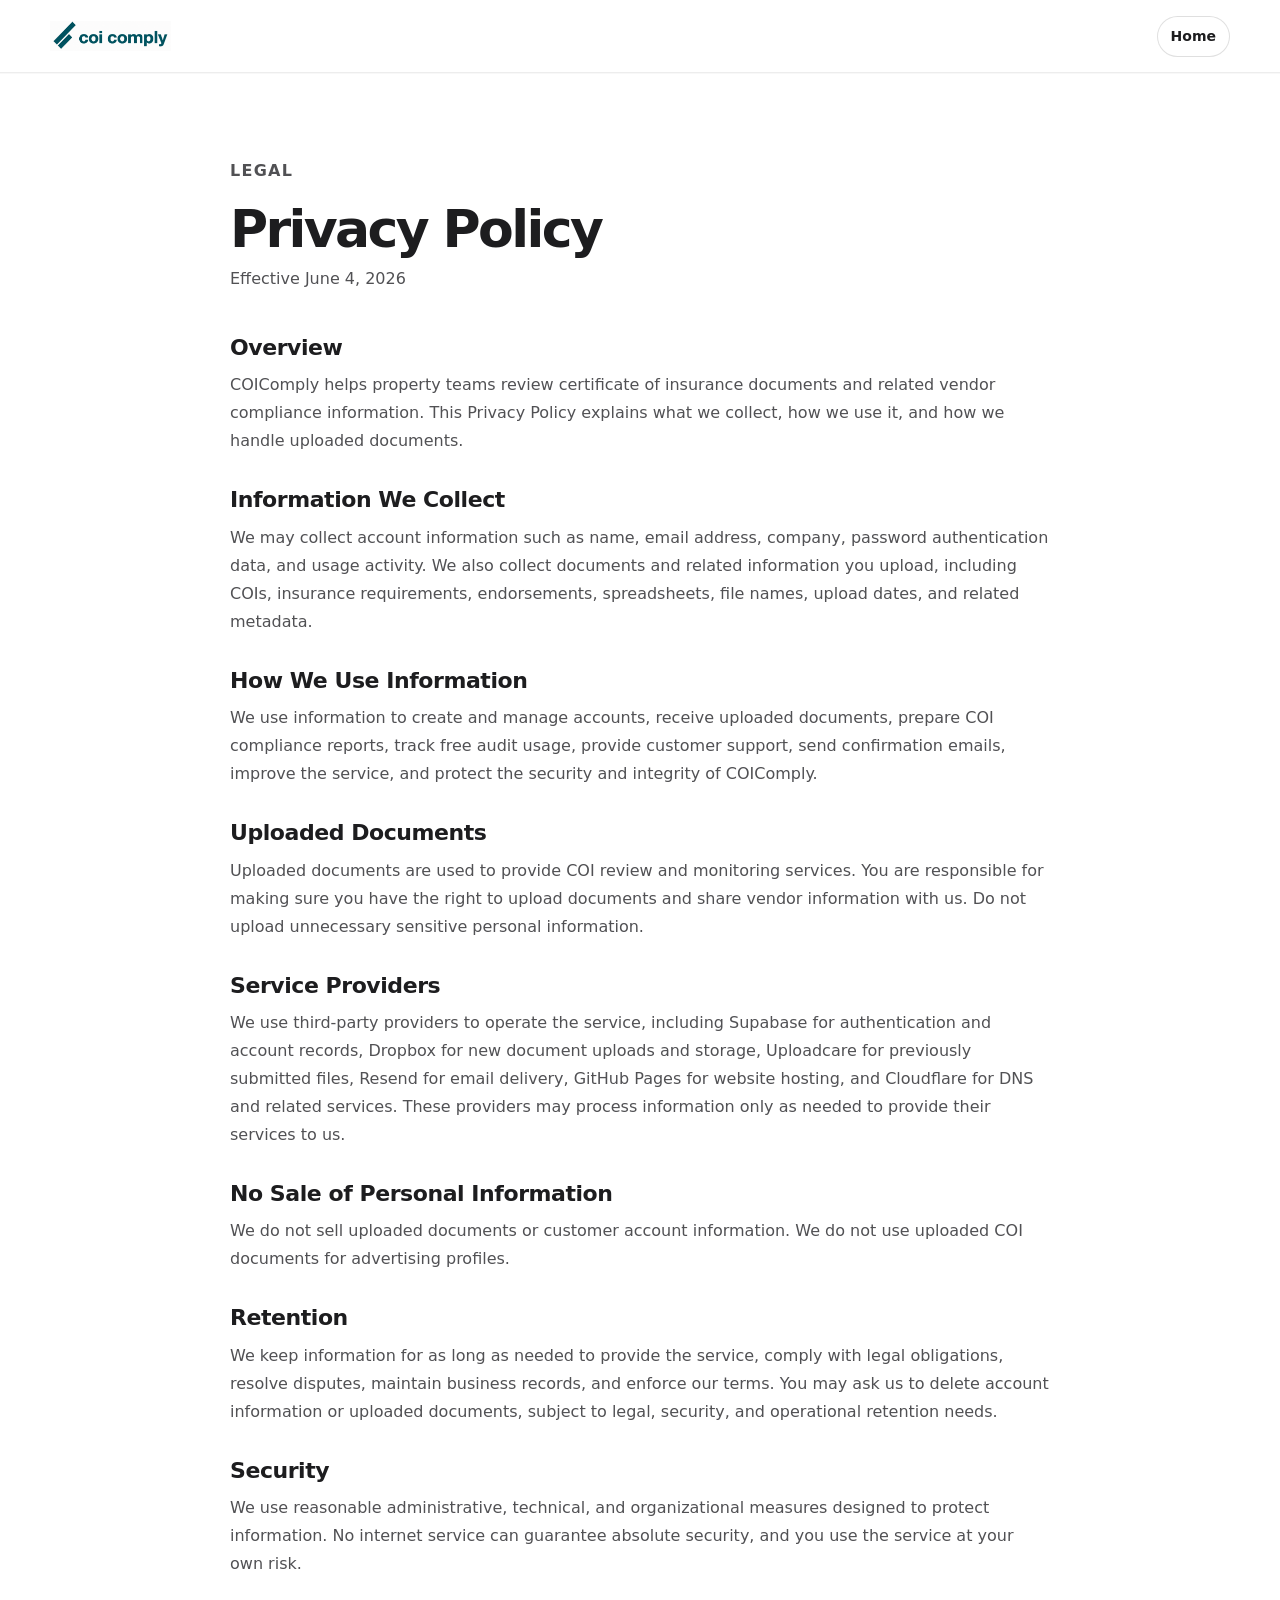
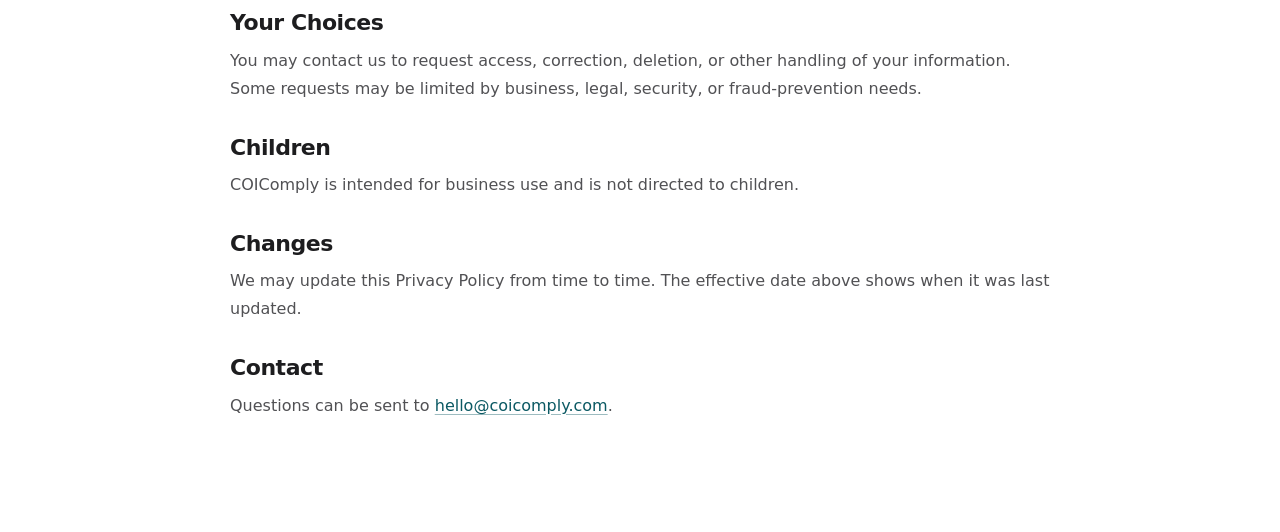
<file: privacy.html>
<!doctype html>
<html lang="en">
<head>
  <meta charset="utf-8">
  <meta name="viewport" content="width=device-width, initial-scale=1">
  <title>Privacy Policy | COIComply</title>
  <meta name="description" content="COIComply privacy policy.">
  <link rel="canonical" href="https://coicomply.com/privacy.html">
  <link rel="icon" href="/favicon.svg?v=compact" type="image/svg+xml">
  <link rel="stylesheet" href="styles.css?v=20260907-smaller-logo">
</head>
<body>
  <header class="site-header">
    <nav class="nav container">
      <a class="brand" href="index.html"><img class="brand-logo" src="assets/coicomply-compact-tight.png" alt="coi comply" width="121" height="29"></a>
      <div class="nav-actions"><a class="nav-cta" href="index.html">Home</a></div>
    </nav>
  </header>

  <main class="section legal-section">
    <article class="container legal-page">
      <p class="eyebrow">Legal</p>
      <h1>Privacy Policy</h1>
      <p class="legal-updated">Effective June 4, 2026</p>

      <h2>Overview</h2>
      <p>COIComply helps property teams review certificate of insurance documents and related vendor compliance information. This Privacy Policy explains what we collect, how we use it, and how we handle uploaded documents.</p>

      <h2>Information We Collect</h2>
      <p>We may collect account information such as name, email address, company, password authentication data, and usage activity. We also collect documents and related information you upload, including COIs, insurance requirements, endorsements, spreadsheets, file names, upload dates, and related metadata.</p>

      <h2>How We Use Information</h2>
      <p>We use information to create and manage accounts, receive uploaded documents, prepare COI compliance reports, track free audit usage, provide customer support, send confirmation emails, improve the service, and protect the security and integrity of COIComply.</p>

      <h2>Uploaded Documents</h2>
      <p>Uploaded documents are used to provide COI review and monitoring services. You are responsible for making sure you have the right to upload documents and share vendor information with us. Do not upload unnecessary sensitive personal information.</p>

      <h2>Service Providers</h2>
      <p>We use third-party providers to operate the service, including Supabase for authentication and account records, Dropbox for new document uploads and storage, Uploadcare for previously submitted files, Resend for email delivery, GitHub Pages for website hosting, and Cloudflare for DNS and related services. These providers may process information only as needed to provide their services to us.</p>

      <h2>No Sale of Personal Information</h2>
      <p>We do not sell uploaded documents or customer account information. We do not use uploaded COI documents for advertising profiles.</p>

      <h2>Retention</h2>
      <p>We keep information for as long as needed to provide the service, comply with legal obligations, resolve disputes, maintain business records, and enforce our terms. You may ask us to delete account information or uploaded documents, subject to legal, security, and operational retention needs.</p>

      <h2>Security</h2>
      <p>We use reasonable administrative, technical, and organizational measures designed to protect information. No internet service can guarantee absolute security, and you use the service at your own risk.</p>

      <h2>Your Choices</h2>
      <p>You may contact us to request access, correction, deletion, or other handling of your information. Some requests may be limited by business, legal, security, or fraud-prevention needs.</p>

      <h2>Children</h2>
      <p>COIComply is intended for business use and is not directed to children.</p>

      <h2>Changes</h2>
      <p>We may update this Privacy Policy from time to time. The effective date above shows when it was last updated.</p>

      <h2>Contact</h2>
      <p>Questions can be sent to <a href="mailto:hello@coicomply.com">hello@coicomply.com</a>.</p>
    </article>
  </main>
</body>
</html>
</file>
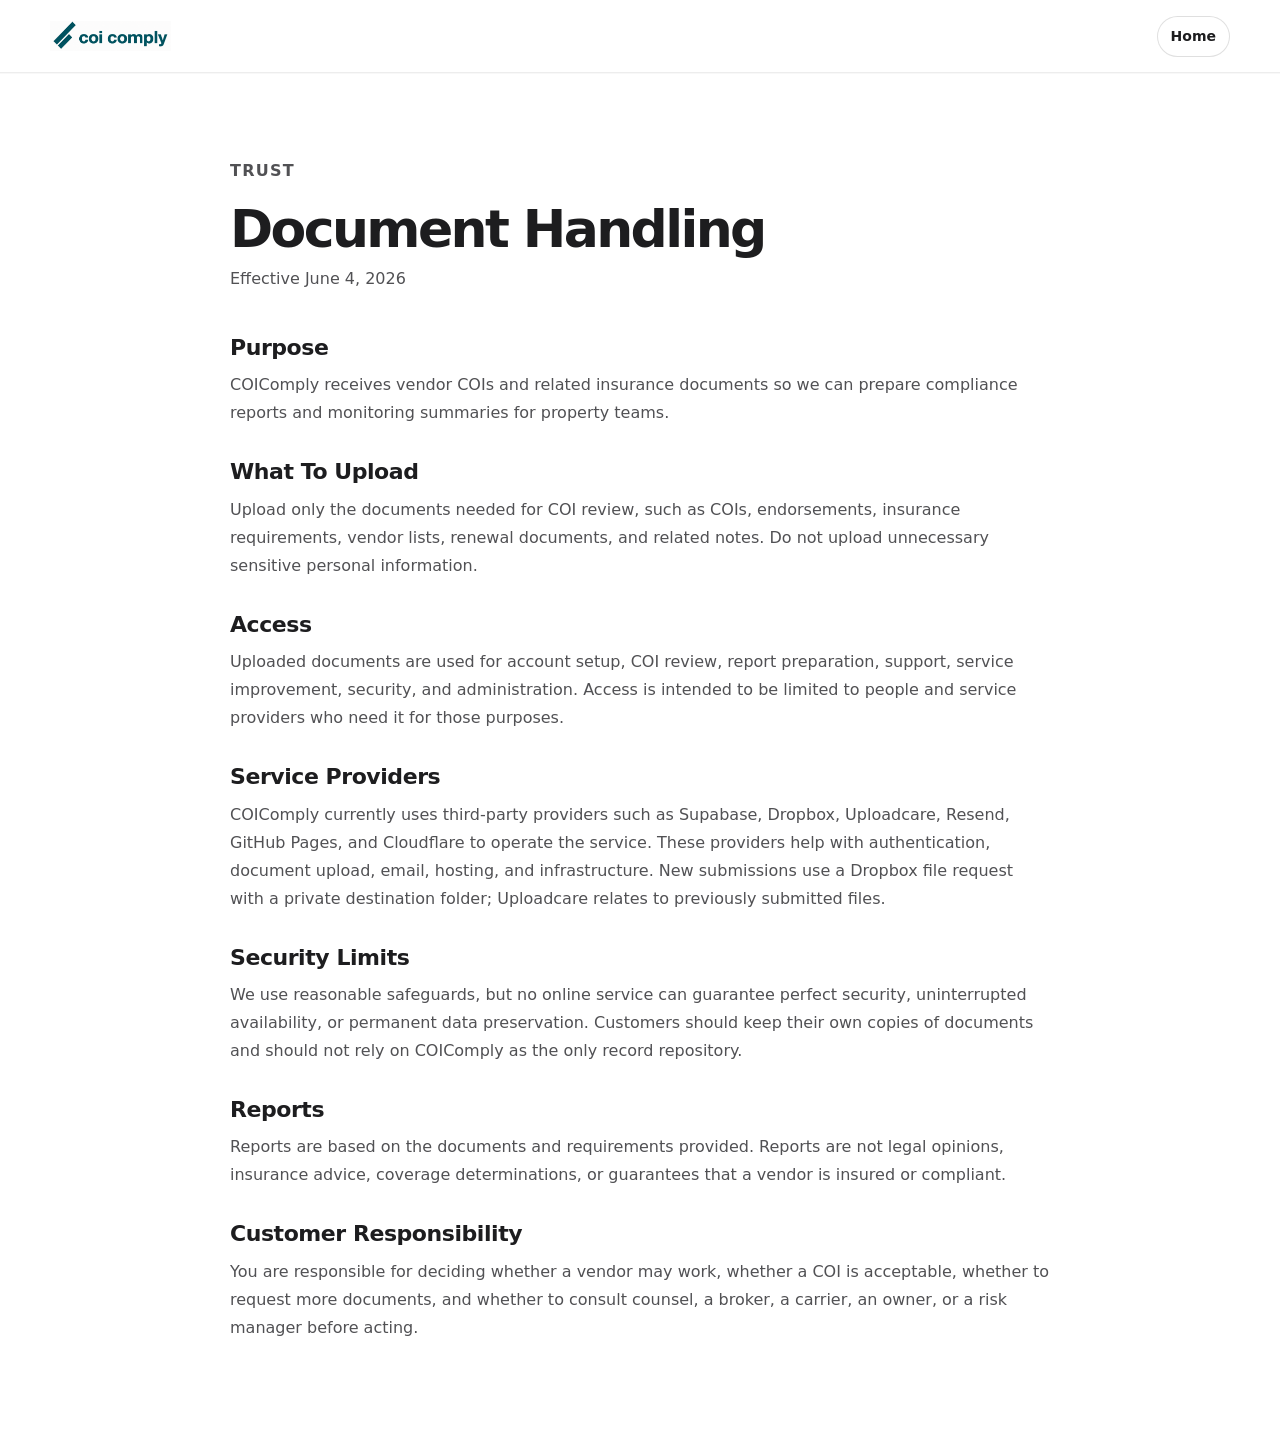
<file: security.html>
<!doctype html>
<html lang="en">
<head>
  <meta charset="utf-8">
  <meta name="viewport" content="width=device-width, initial-scale=1">
  <title>Document Handling | COIComply</title>
  <meta name="description" content="How COIComply handles uploaded COI documents.">
  <link rel="canonical" href="https://coicomply.com/security.html">
  <link rel="icon" href="/favicon.svg?v=compact" type="image/svg+xml">
  <link rel="stylesheet" href="styles.css?v=20260907-smaller-logo">
</head>
<body>
  <header class="site-header">
    <nav class="nav container">
      <a class="brand" href="index.html"><img class="brand-logo" src="assets/coicomply-compact-tight.png" alt="coi comply" width="121" height="29"></a>
      <div class="nav-actions"><a class="nav-cta" href="index.html">Home</a></div>
    </nav>
  </header>

  <main class="section legal-section">
    <article class="container legal-page">
      <p class="eyebrow">Trust</p>
      <h1>Document Handling</h1>
      <p class="legal-updated">Effective June 4, 2026</p>

      <h2>Purpose</h2>
      <p>COIComply receives vendor COIs and related insurance documents so we can prepare compliance reports and monitoring summaries for property teams.</p>

      <h2>What To Upload</h2>
      <p>Upload only the documents needed for COI review, such as COIs, endorsements, insurance requirements, vendor lists, renewal documents, and related notes. Do not upload unnecessary sensitive personal information.</p>

      <h2>Access</h2>
      <p>Uploaded documents are used for account setup, COI review, report preparation, support, service improvement, security, and administration. Access is intended to be limited to people and service providers who need it for those purposes.</p>

      <h2>Service Providers</h2>
      <p>COIComply currently uses third-party providers such as Supabase, Dropbox, Uploadcare, Resend, GitHub Pages, and Cloudflare to operate the service. These providers help with authentication, document upload, email, hosting, and infrastructure. New submissions use a Dropbox file request with a private destination folder; Uploadcare relates to previously submitted files.</p>

      <h2>Security Limits</h2>
      <p>We use reasonable safeguards, but no online service can guarantee perfect security, uninterrupted availability, or permanent data preservation. Customers should keep their own copies of documents and should not rely on COIComply as the only record repository.</p>

      <h2>Reports</h2>
      <p>Reports are based on the documents and requirements provided. Reports are not legal opinions, insurance advice, coverage determinations, or guarantees that a vendor is insured or compliant.</p>

      <h2>Customer Responsibility</h2>
      <p>You are responsible for deciding whether a vendor may work, whether a COI is acceptable, whether to request more documents, and whether to consult counsel, a broker, a carrier, an owner, or a risk manager before acting.</p>
    </article>
  </main>
</body>
</html>
</file>
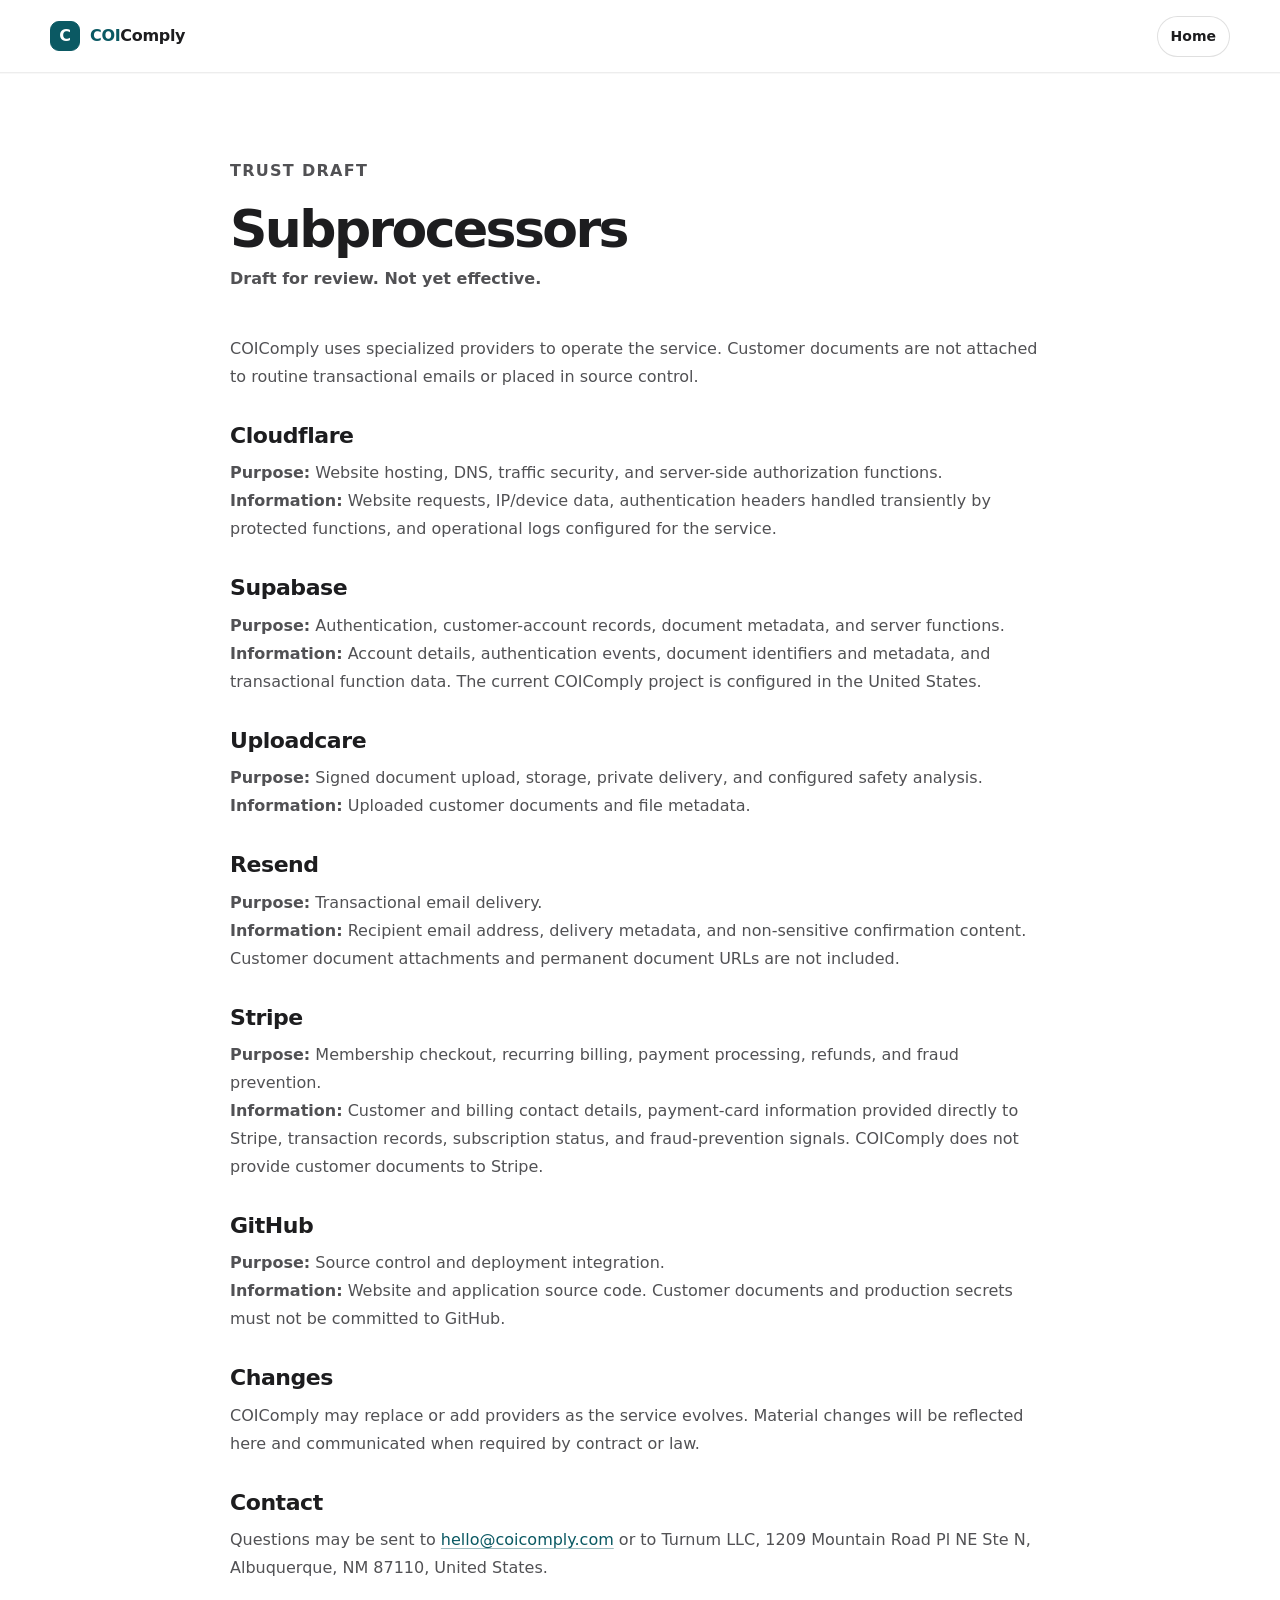
<file: subprocessors.html>
<!doctype html>
<html lang="en">
<head>
  <meta charset="utf-8">
  <meta name="viewport" content="width=device-width, initial-scale=1">
  <meta name="robots" content="noindex, nofollow">
  <title>Subprocessors Draft | COIComply</title>
  <meta name="description" content="Draft list of service providers used by COIComply.">
  <link rel="icon" href="/favicon.svg" type="image/svg+xml">
  <link rel="stylesheet" href="styles.css">
</head>
<body>
  <header class="site-header">
    <nav class="nav container">
      <a class="brand" href="index.html"><span class="brand-mark" aria-hidden="true">C</span><span><span class="brand-accent">COI</span>Comply</span></a>
      <div class="nav-actions"><a class="nav-cta" href="index.html">Home</a></div>
    </nav>
  </header>
  <main class="section legal-section">
    <article class="container legal-page">
      <p class="eyebrow">Trust draft</p>
      <h1>Subprocessors</h1>
      <p class="legal-updated"><strong>Draft for review. Not yet effective.</strong></p>
      <p>COIComply uses specialized providers to operate the service. Customer documents are not attached to routine transactional emails or placed in source control.</p>

      <h2>Cloudflare</h2>
      <p><strong>Purpose:</strong> Website hosting, DNS, traffic security, and server-side authorization functions.<br><strong>Information:</strong> Website requests, IP/device data, authentication headers handled transiently by protected functions, and operational logs configured for the service.</p>

      <h2>Supabase</h2>
      <p><strong>Purpose:</strong> Authentication, customer-account records, document metadata, and server functions.<br><strong>Information:</strong> Account details, authentication events, document identifiers and metadata, and transactional function data. The current COIComply project is configured in the United States.</p>

      <h2>Uploadcare</h2>
      <p><strong>Purpose:</strong> Signed document upload, storage, private delivery, and configured safety analysis.<br><strong>Information:</strong> Uploaded customer documents and file metadata.</p>

      <h2>Resend</h2>
      <p><strong>Purpose:</strong> Transactional email delivery.<br><strong>Information:</strong> Recipient email address, delivery metadata, and non-sensitive confirmation content. Customer document attachments and permanent document URLs are not included.</p>

      <h2>Stripe</h2>
      <p><strong>Purpose:</strong> Membership checkout, recurring billing, payment processing, refunds, and fraud prevention.<br><strong>Information:</strong> Customer and billing contact details, payment-card information provided directly to Stripe, transaction records, subscription status, and fraud-prevention signals. COIComply does not provide customer documents to Stripe.</p>

      <h2>GitHub</h2>
      <p><strong>Purpose:</strong> Source control and deployment integration.<br><strong>Information:</strong> Website and application source code. Customer documents and production secrets must not be committed to GitHub.</p>

      <h2>Changes</h2>
      <p>COIComply may replace or add providers as the service evolves. Material changes will be reflected here and communicated when required by contract or law.</p>

      <h2>Contact</h2>
      <p>Questions may be sent to <a href="mailto:hello@coicomply.com">hello@coicomply.com</a> or to Turnum LLC, 1209 Mountain Road Pl NE Ste N, Albuquerque, NM 87110, United States.</p>
    </article>
  </main>
</body>
</html>
</file>
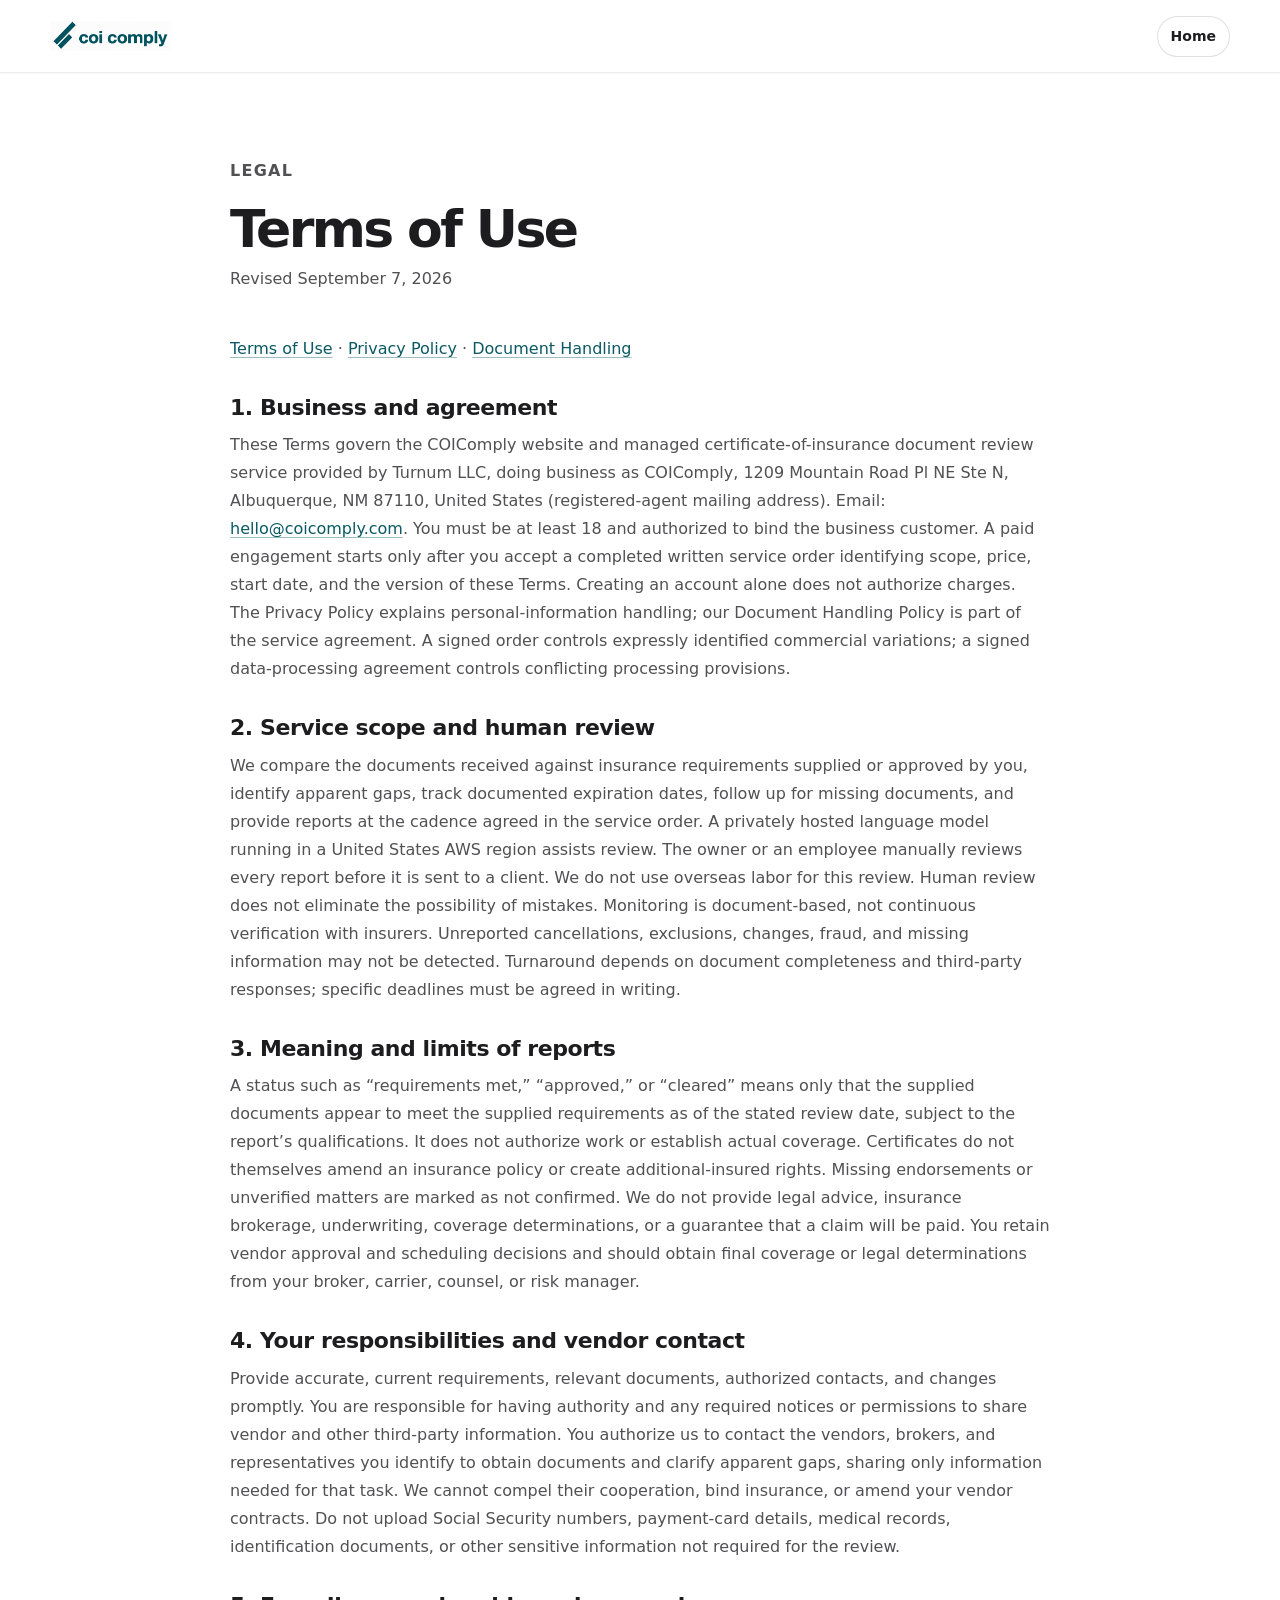
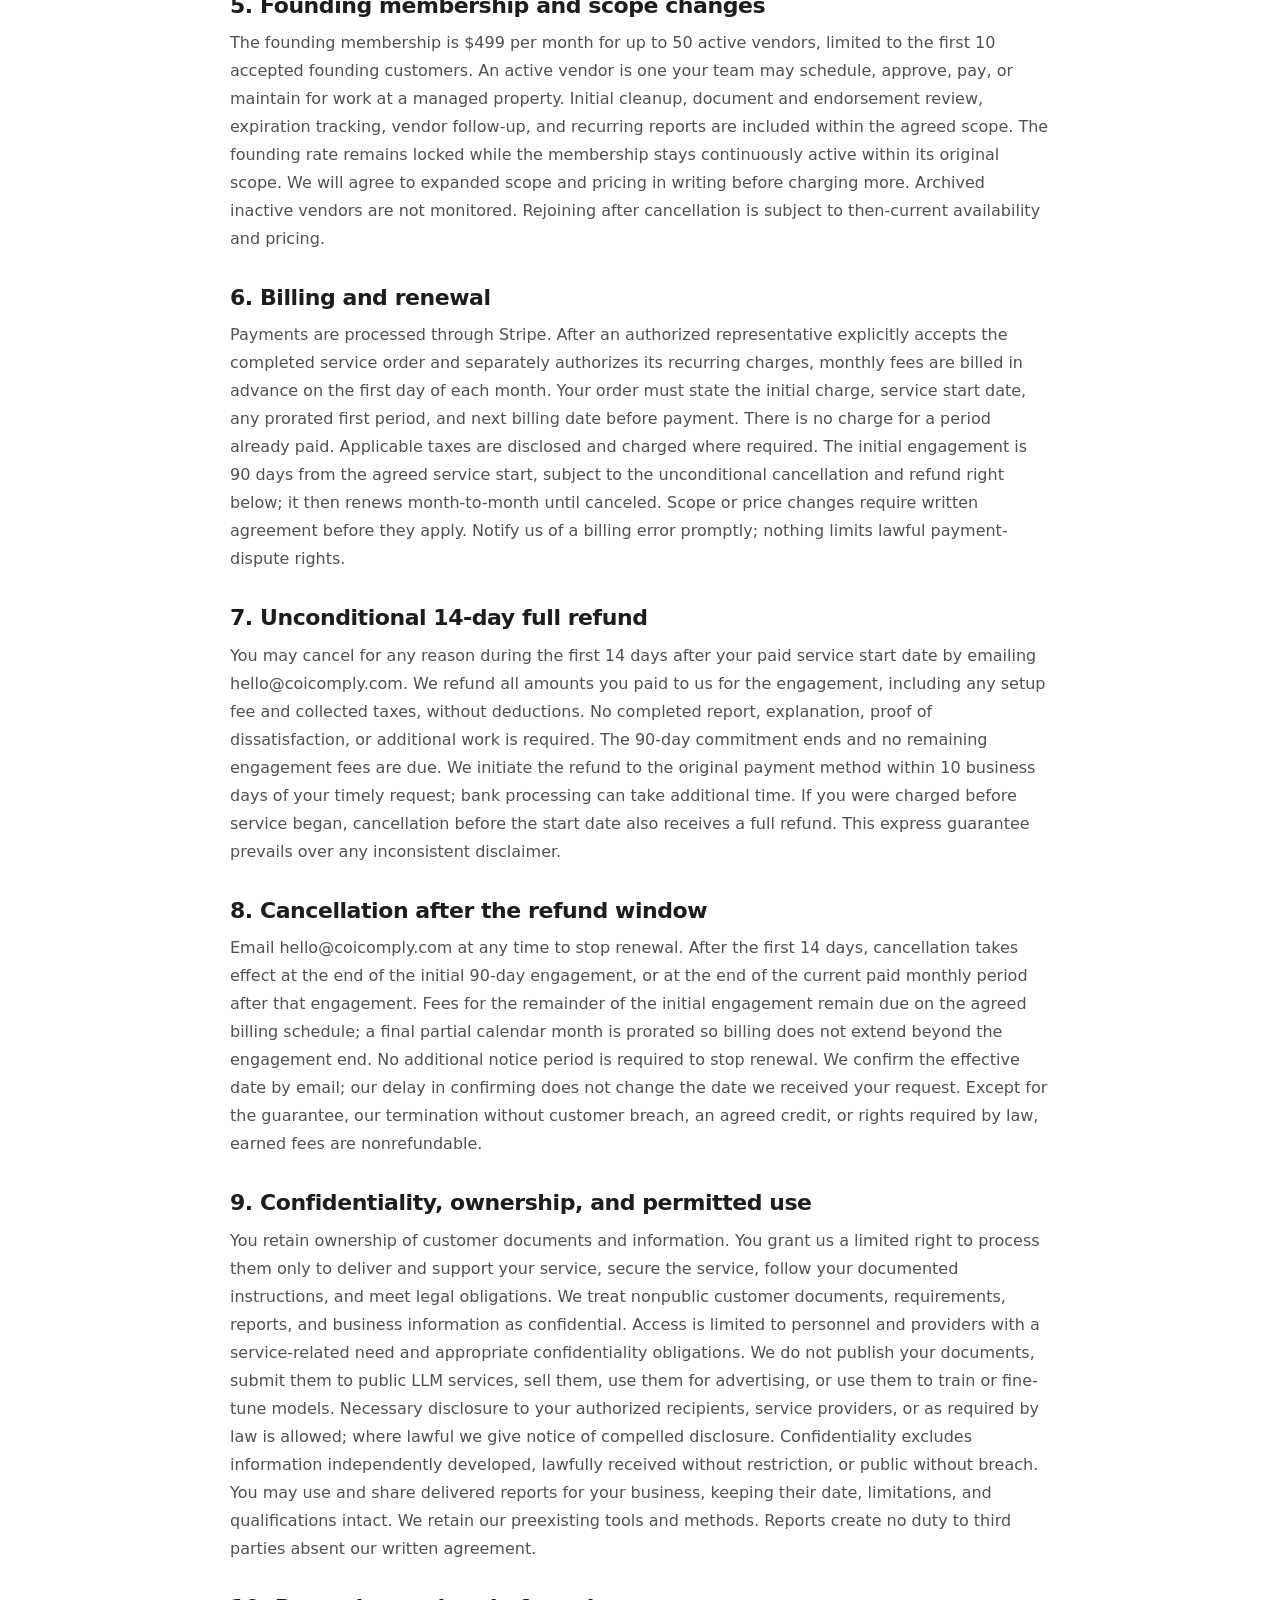
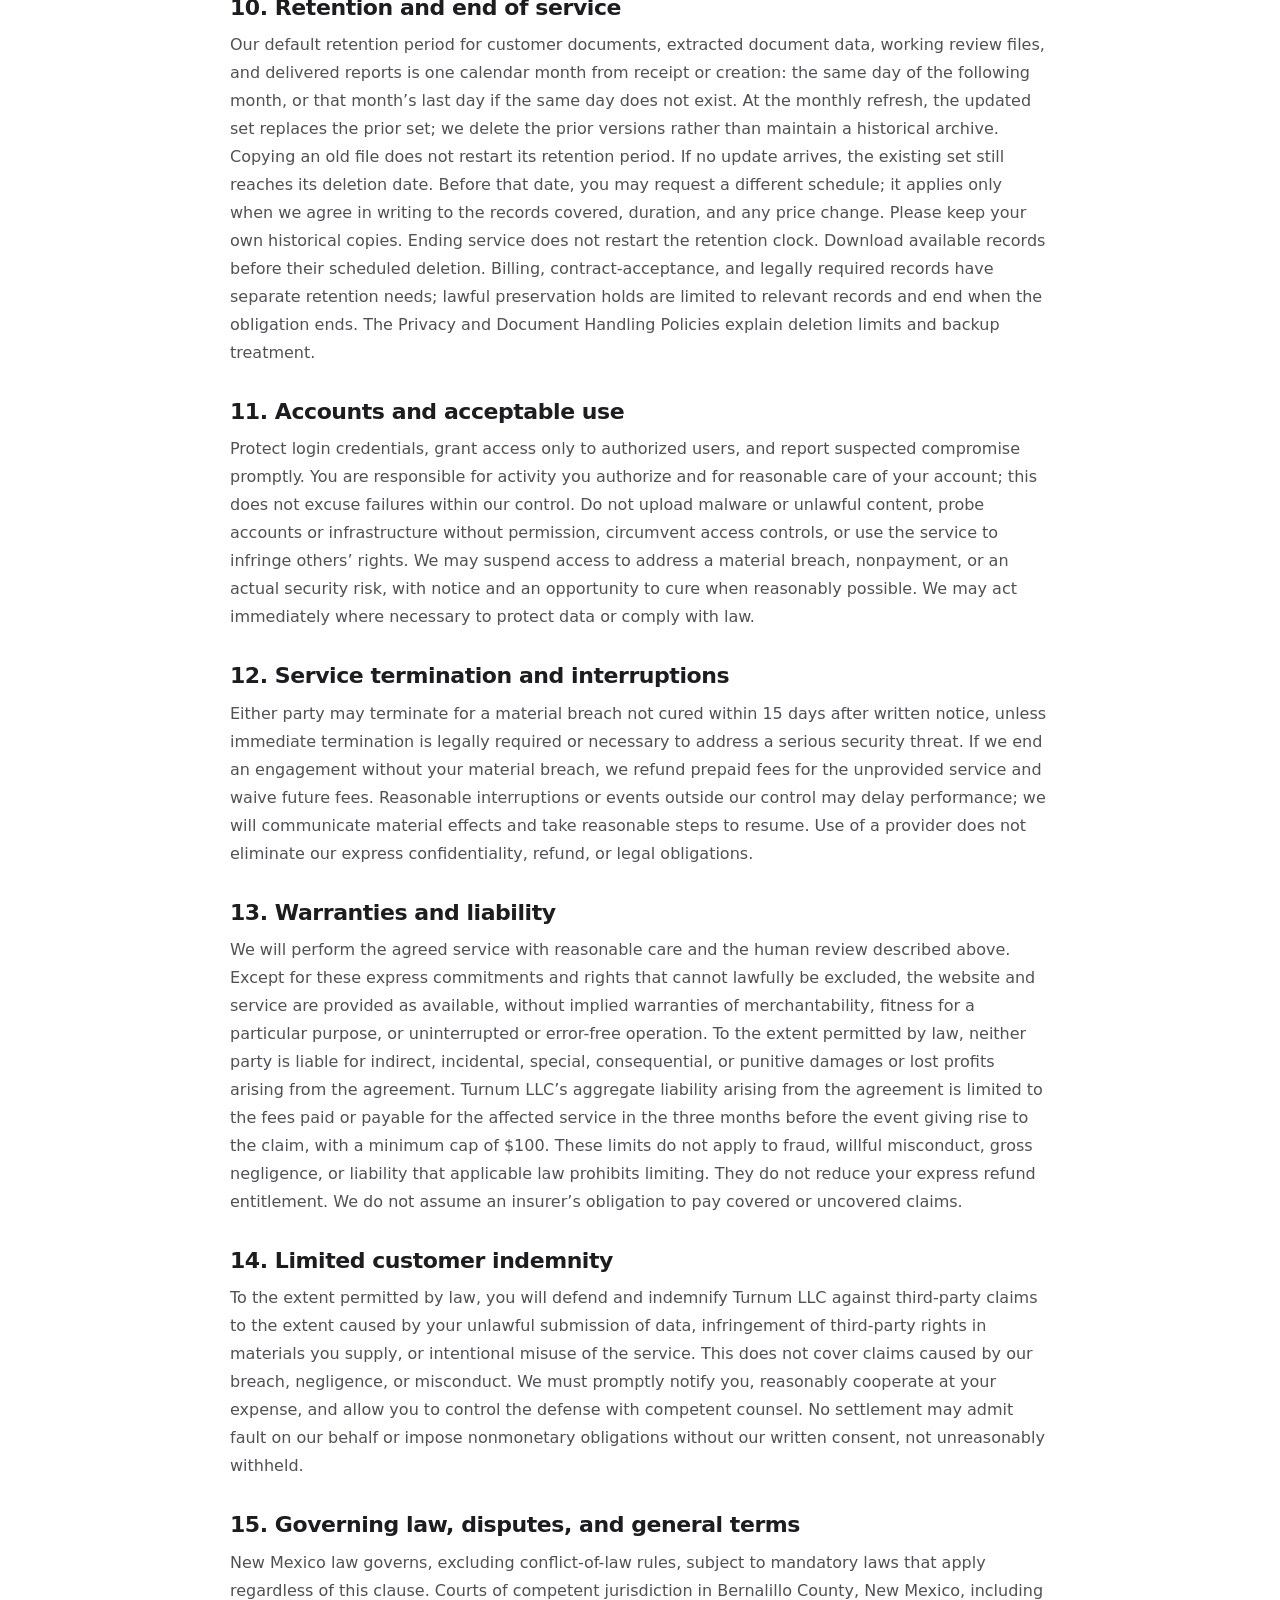
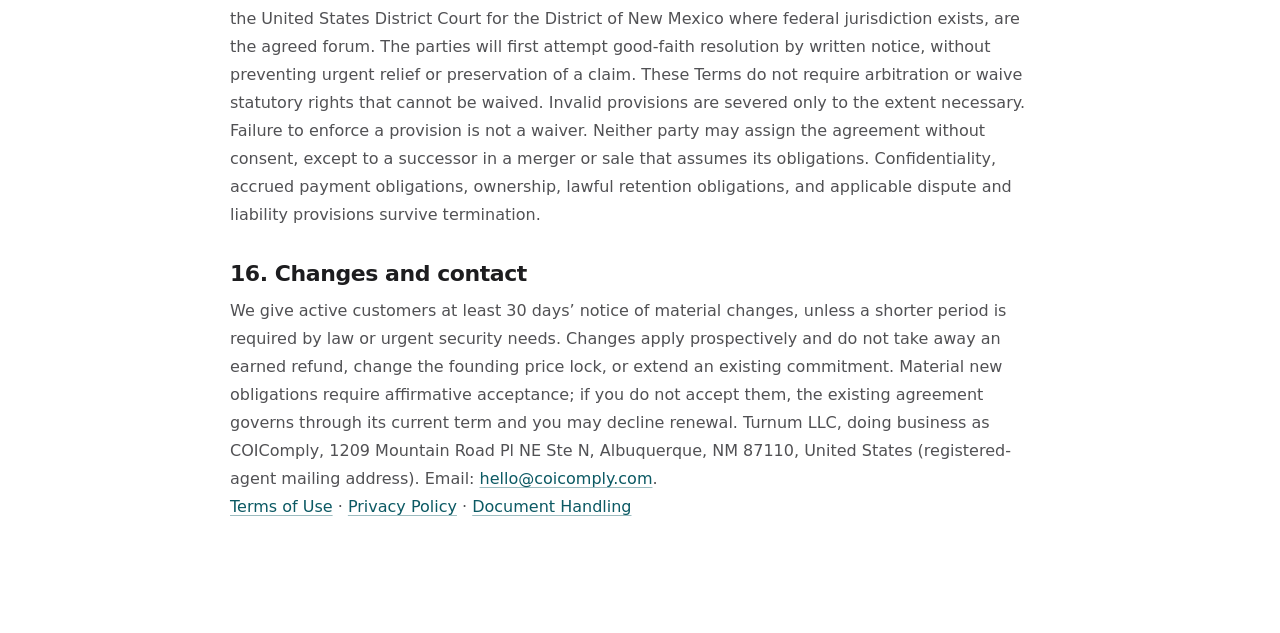
<file: terms.html>
<!doctype html>
<html lang="en">
<head>
  <meta charset="utf-8">
  <meta name="viewport" content="width=device-width, initial-scale=1">
  <title>Terms of Use | COIComply</title>
  <meta name="description" content="COIComply terms of use.">
  <link rel="canonical" href="https://coicomply.com/terms.html">
  <link rel="icon" href="/favicon.svg?v=compact" type="image/svg+xml">
  <link rel="stylesheet" href="styles.css?v=20260907-smaller-logo">
</head>
<body>
  <header class="site-header">
    <nav class="nav container">
      <a class="brand" href="index.html"><img class="brand-logo" src="assets/coicomply-compact-tight.png" alt="coi comply" width="121" height="29"></a>
      <div class="nav-actions"><a class="nav-cta" href="index.html">Home</a></div>
    </nav>
  </header>

  <main class="section legal-section">
    <article class="container legal-page">
      <p class="eyebrow">Legal</p>
      <h1>Terms of Use</h1>
      <p class="legal-updated">Revised September 7, 2026</p>

<nav aria-label="Policy navigation"><p><a href="terms.html">Terms of Use</a> · <a href="privacy.html">Privacy Policy</a> · <a href="security.html">Document Handling</a></p></nav>
      <h2>1. Business and agreement</h2>
      <p>These Terms govern the COIComply website and managed certificate-of-insurance document review service provided by Turnum LLC, doing business as COIComply, 1209 Mountain Road Pl NE Ste N, Albuquerque, NM 87110, United States (registered-agent mailing address). Email: <a href="mailto:hello@coicomply.com">hello@coicomply.com</a>. You must be at least 18 and authorized to bind the business customer. A paid engagement starts only after you accept a completed written service order identifying scope, price, start date, and the version of these Terms. Creating an account alone does not authorize charges. The Privacy Policy explains personal-information handling; our Document Handling Policy is part of the service agreement. A signed order controls expressly identified commercial variations; a signed data-processing agreement controls conflicting processing provisions.</p>

      <h2>2. Service scope and human review</h2>
      <p>We compare the documents received against insurance requirements supplied or approved by you, identify apparent gaps, track documented expiration dates, follow up for missing documents, and provide reports at the cadence agreed in the service order. A privately hosted language model running in a United States AWS region assists review. The owner or an employee manually reviews every report before it is sent to a client. We do not use overseas labor for this review. Human review does not eliminate the possibility of mistakes. Monitoring is document-based, not continuous verification with insurers. Unreported cancellations, exclusions, changes, fraud, and missing information may not be detected. Turnaround depends on document completeness and third-party responses; specific deadlines must be agreed in writing.</p>

      <h2>3. Meaning and limits of reports</h2>
      <p>A status such as “requirements met,” “approved,” or “cleared” means only that the supplied documents appear to meet the supplied requirements as of the stated review date, subject to the report’s qualifications. It does not authorize work or establish actual coverage. Certificates do not themselves amend an insurance policy or create additional-insured rights. Missing endorsements or unverified matters are marked as not confirmed. We do not provide legal advice, insurance brokerage, underwriting, coverage determinations, or a guarantee that a claim will be paid. You retain vendor approval and scheduling decisions and should obtain final coverage or legal determinations from your broker, carrier, counsel, or risk manager.</p>

      <h2>4. Your responsibilities and vendor contact</h2>
      <p>Provide accurate, current requirements, relevant documents, authorized contacts, and changes promptly. You are responsible for having authority and any required notices or permissions to share vendor and other third-party information. You authorize us to contact the vendors, brokers, and representatives you identify to obtain documents and clarify apparent gaps, sharing only information needed for that task. We cannot compel their cooperation, bind insurance, or amend your vendor contracts. Do not upload Social Security numbers, payment-card details, medical records, identification documents, or other sensitive information not required for the review.</p>

      <h2>5. Founding membership and scope changes</h2>
      <p>The founding membership is $499 per month for up to 50 active vendors, limited to the first 10 accepted founding customers. An active vendor is one your team may schedule, approve, pay, or maintain for work at a managed property. Initial cleanup, document and endorsement review, expiration tracking, vendor follow-up, and recurring reports are included within the agreed scope. The founding rate remains locked while the membership stays continuously active within its original scope. We will agree to expanded scope and pricing in writing before charging more. Archived inactive vendors are not monitored. Rejoining after cancellation is subject to then-current availability and pricing.</p>

      <h2>6. Billing and renewal</h2>
      <p>Payments are processed through Stripe. After an authorized representative explicitly accepts the completed service order and separately authorizes its recurring charges, monthly fees are billed in advance on the first day of each month. Your order must state the initial charge, service start date, any prorated first period, and next billing date before payment. There is no charge for a period already paid. Applicable taxes are disclosed and charged where required. The initial engagement is 90 days from the agreed service start, subject to the unconditional cancellation and refund right below; it then renews month-to-month until canceled. Scope or price changes require written agreement before they apply. Notify us of a billing error promptly; nothing limits lawful payment-dispute rights.</p>

      <h2>7. Unconditional 14-day full refund</h2>
      <p>You may cancel for any reason during the first 14 days after your paid service start date by emailing hello@coicomply.com. We refund all amounts you paid to us for the engagement, including any setup fee and collected taxes, without deductions. No completed report, explanation, proof of dissatisfaction, or additional work is required. The 90-day commitment ends and no remaining engagement fees are due. We initiate the refund to the original payment method within 10 business days of your timely request; bank processing can take additional time. If you were charged before service began, cancellation before the start date also receives a full refund. This express guarantee prevails over any inconsistent disclaimer.</p>

      <h2>8. Cancellation after the refund window</h2>
      <p>Email hello@coicomply.com at any time to stop renewal. After the first 14 days, cancellation takes effect at the end of the initial 90-day engagement, or at the end of the current paid monthly period after that engagement. Fees for the remainder of the initial engagement remain due on the agreed billing schedule; a final partial calendar month is prorated so billing does not extend beyond the engagement end. No additional notice period is required to stop renewal. We confirm the effective date by email; our delay in confirming does not change the date we received your request. Except for the guarantee, our termination without customer breach, an agreed credit, or rights required by law, earned fees are nonrefundable.</p>

      <h2>9. Confidentiality, ownership, and permitted use</h2>
      <p>You retain ownership of customer documents and information. You grant us a limited right to process them only to deliver and support your service, secure the service, follow your documented instructions, and meet legal obligations. We treat nonpublic customer documents, requirements, reports, and business information as confidential. Access is limited to personnel and providers with a service-related need and appropriate confidentiality obligations. We do not publish your documents, submit them to public LLM services, sell them, use them for advertising, or use them to train or fine-tune models. Necessary disclosure to your authorized recipients, service providers, or as required by law is allowed; where lawful we give notice of compelled disclosure. Confidentiality excludes information independently developed, lawfully received without restriction, or public without breach. You may use and share delivered reports for your business, keeping their date, limitations, and qualifications intact. We retain our preexisting tools and methods. Reports create no duty to third parties absent our written agreement.</p>

      <h2>10. Retention and end of service</h2>
      <p>Our default retention period for customer documents, extracted document data, working review files, and delivered reports is one calendar month from receipt or creation: the same day of the following month, or that month’s last day if the same day does not exist. At the monthly refresh, the updated set replaces the prior set; we delete the prior versions rather than maintain a historical archive. Copying an old file does not restart its retention period. If no update arrives, the existing set still reaches its deletion date. Before that date, you may request a different schedule; it applies only when we agree in writing to the records covered, duration, and any price change. Please keep your own historical copies. Ending service does not restart the retention clock. Download available records before their scheduled deletion. Billing, contract-acceptance, and legally required records have separate retention needs; lawful preservation holds are limited to relevant records and end when the obligation ends. The Privacy and Document Handling Policies explain deletion limits and backup treatment.</p>

      <h2>11. Accounts and acceptable use</h2>
      <p>Protect login credentials, grant access only to authorized users, and report suspected compromise promptly. You are responsible for activity you authorize and for reasonable care of your account; this does not excuse failures within our control. Do not upload malware or unlawful content, probe accounts or infrastructure without permission, circumvent access controls, or use the service to infringe others’ rights. We may suspend access to address a material breach, nonpayment, or an actual security risk, with notice and an opportunity to cure when reasonably possible. We may act immediately where necessary to protect data or comply with law.</p>

      <h2>12. Service termination and interruptions</h2>
      <p>Either party may terminate for a material breach not cured within 15 days after written notice, unless immediate termination is legally required or necessary to address a serious security threat. If we end an engagement without your material breach, we refund prepaid fees for the unprovided service and waive future fees. Reasonable interruptions or events outside our control may delay performance; we will communicate material effects and take reasonable steps to resume. Use of a provider does not eliminate our express confidentiality, refund, or legal obligations.</p>

      <h2>13. Warranties and liability</h2>
      <p>We will perform the agreed service with reasonable care and the human review described above. Except for these express commitments and rights that cannot lawfully be excluded, the website and service are provided as available, without implied warranties of merchantability, fitness for a particular purpose, or uninterrupted or error-free operation. To the extent permitted by law, neither party is liable for indirect, incidental, special, consequential, or punitive damages or lost profits arising from the agreement. Turnum LLC’s aggregate liability arising from the agreement is limited to the fees paid or payable for the affected service in the three months before the event giving rise to the claim, with a minimum cap of $100. These limits do not apply to fraud, willful misconduct, gross negligence, or liability that applicable law prohibits limiting. They do not reduce your express refund entitlement. We do not assume an insurer’s obligation to pay covered or uncovered claims.</p>

      <h2>14. Limited customer indemnity</h2>
      <p>To the extent permitted by law, you will defend and indemnify Turnum LLC against third-party claims to the extent caused by your unlawful submission of data, infringement of third-party rights in materials you supply, or intentional misuse of the service. This does not cover claims caused by our breach, negligence, or misconduct. We must promptly notify you, reasonably cooperate at your expense, and allow you to control the defense with competent counsel. No settlement may admit fault on our behalf or impose nonmonetary obligations without our written consent, not unreasonably withheld.</p>

      <h2>15. Governing law, disputes, and general terms</h2>
      <p>New Mexico law governs, excluding conflict-of-law rules, subject to mandatory laws that apply regardless of this clause. Courts of competent jurisdiction in Bernalillo County, New Mexico, including the United States District Court for the District of New Mexico where federal jurisdiction exists, are the agreed forum. The parties will first attempt good-faith resolution by written notice, without preventing urgent relief or preservation of a claim. These Terms do not require arbitration or waive statutory rights that cannot be waived. Invalid provisions are severed only to the extent necessary. Failure to enforce a provision is not a waiver. Neither party may assign the agreement without consent, except to a successor in a merger or sale that assumes its obligations. Confidentiality, accrued payment obligations, ownership, lawful retention obligations, and applicable dispute and liability provisions survive termination.</p>

      <h2>16. Changes and contact</h2>
      <p>We give active customers at least 30 days’ notice of material changes, unless a shorter period is required by law or urgent security needs. Changes apply prospectively and do not take away an earned refund, change the founding price lock, or extend an existing commitment. Material new obligations require affirmative acceptance; if you do not accept them, the existing agreement governs through its current term and you may decline renewal. Turnum LLC, doing business as COIComply, 1209 Mountain Road Pl NE Ste N, Albuquerque, NM 87110, United States (registered-agent mailing address). Email: <a href="mailto:hello@coicomply.com">hello@coicomply.com</a>.</p>

<nav aria-label="Policy navigation"><p><a href="terms.html">Terms of Use</a> · <a href="privacy.html">Privacy Policy</a> · <a href="security.html">Document Handling</a></p></nav>
    </article>
  </main>
</body>
</html>
</file>
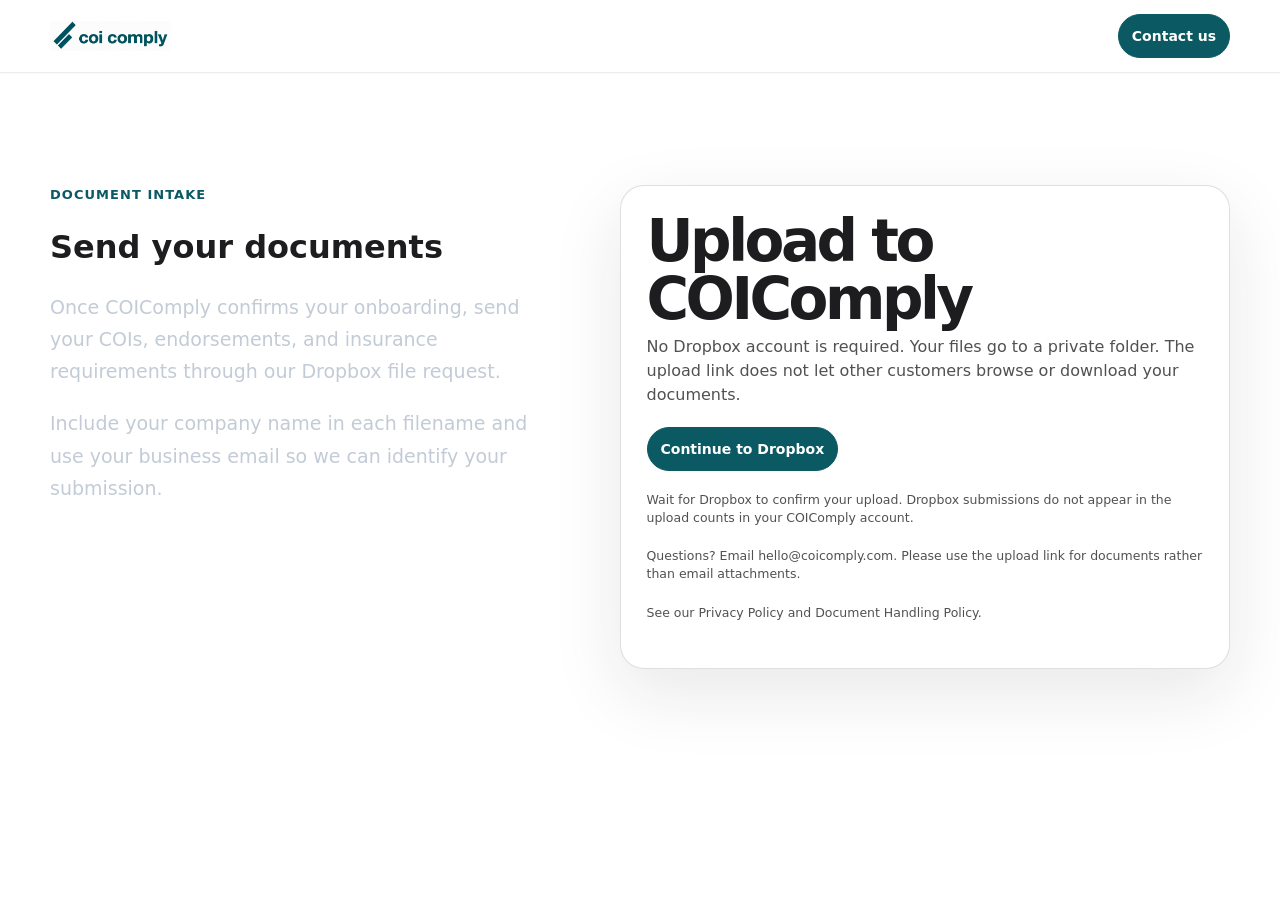
<file: upload.html>
<!doctype html>
<html lang="en">
<head>
  <meta charset="utf-8">
  <meta name="viewport" content="width=device-width, initial-scale=1">
  <title>Upload documents | COIComply</title>
  <meta name="description" content="Send documents to COIComply through our private Dropbox file request.">
  <meta name="robots" content="noindex, nofollow">
  <link rel="icon" href="/favicon.svg?v=compact" type="image/svg+xml">
  <link rel="stylesheet" href="styles.css?v=20260907-smaller-logo">
</head>
<body>
  <header class="site-header">
    <nav class="nav container" aria-label="Primary navigation">
      <a class="brand" href="index.html"><img class="brand-logo" src="assets/coicomply-compact-tight.png" alt="coi comply" width="121" height="29"></a>
      <div class="nav-actions"><a class="nav-cta nav-contact" href="mailto:hello@coicomply.com">Contact us</a></div>
    </nav>
  </header>
  <main class="section">
    <div class="container cta-grid">
      <div>
        <p class="eyebrow">Document intake</p>
        <h1>Send your documents</h1>
        <p>Once COIComply confirms your onboarding, send your COIs, endorsements, and insurance requirements through our Dropbox file request.</p>
        <p>Include your company name in each filename and use your business email so we can identify your submission.</p>
      </div>
      <section class="audit-form" aria-labelledby="upload-title">
        <h2 id="upload-title">Upload to COIComply</h2>
        <p>No Dropbox account is required. Your files go to a private folder. The upload link does not let other customers browse or download your documents.</p>
        <p><a class="nav-cta nav-contact" href="https://www.dropbox.com/request/swg2r5isj3m1x3nkncje" rel="noreferrer">Continue to Dropbox</a></p>
        <p class="form-note">Wait for Dropbox to confirm your upload. Dropbox submissions do not appear in the upload counts in your COIComply account.</p>
        <p class="form-note">Questions? Email <a href="mailto:hello@coicomply.com">hello@coicomply.com</a>. Please use the upload link for documents rather than email attachments.</p>
        <p class="form-note">See our <a href="privacy.html">Privacy Policy</a> and <a href="security.html">Document Handling Policy</a>.</p>
      </section>
    </div>
  </main>
</body>
</html>
</file>
<file: styles.css>
:root{--bg:#ffffff;--bg2:#f5f5f7;--panel:#ffffff;--panel2:#f5f5f7;--surface:rgba(11,89,99,.045);--surface2:rgba(11,89,99,.075);--text:#1d1d1f;--muted:#515154;--dim:#6e6e73;--line:rgba(29,29,31,.14);--line2:rgba(29,29,31,.08);--blue:#0b5963;--cyan:#0b5963;--green:#287a55;--amber:#a86600;--orange:#b65f22;--red:#c93434;--slate:#52616a;--petrol:#0b5963;--petrol-hover:#08464e;--petrol-mist:#e8f2f2;--max:1180px;--radius:18px;--shadow:0 24px 70px rgba(29,29,31,.10)}
*{box-sizing:border-box}html{scroll-behavior:smooth}body{margin:0;background:radial-gradient(circle at 70% -10%,rgba(58,112,190,.22),transparent 32rem),radial-gradient(circle at 0 20%,rgba(54,205,226,.08),transparent 24rem),linear-gradient(180deg,#090d12 0%,#080b10 38%,#0a0e13 100%);color:var(--text);font-family:Inter,ui-sans-serif,system-ui,-apple-system,BlinkMacSystemFont,"Segoe UI",sans-serif;font-feature-settings:"cv01","ss03";text-rendering:optimizeLegibility;line-height:1.5}a{color:inherit;text-decoration:none}p,h1,h2,h3{margin:0}button,input,select,textarea{font:inherit}.container{width:min(var(--max),calc(100% - 40px));margin-inline:auto}.skip-link{position:absolute;left:-999px}.skip-link:focus{left:16px;top:16px;z-index:9;background:#fff;color:#000;padding:10px 12px;border-radius:8px}.site-header{position:sticky;top:0;z-index:8;background:rgba(8,11,16,.78);backdrop-filter:blur(18px);border-bottom:1px solid var(--line2)}.nav{height:72px;display:flex;align-items:center;justify-content:space-between;gap:24px}.brand{display:inline-flex;align-items:center;gap:10px;font-weight:620;letter-spacing:-.02em}.brand-accent{color:var(--cyan)}.brand-mark{display:grid;place-items:center;width:30px;height:30px;border-radius:9px;background:linear-gradient(135deg,rgba(98,212,230,.22),rgba(106,168,255,.08));border:1px solid rgba(255,255,255,.13);box-shadow:inset 0 1px 0 rgba(255,255,255,.12);color:#e9fbff}.nav-links{display:flex;gap:24px;color:var(--muted);font-size:14px;font-weight:520}.nav-links a:hover,.nav-cta:hover{color:var(--text)}.nav-cta{font-size:14px;font-weight:560;padding:9px 13px;border:1px solid var(--line);border-radius:999px;background:rgba(255,255,255,.035);color:#dfe7f1}.section{padding:112px 0}.hero{position:relative;overflow:hidden;padding:92px 0 80px}.hero-glow{position:absolute;right:4%;top:7%;width:420px;height:420px;border-radius:999px;background:radial-gradient(circle,rgba(98,212,230,.17),transparent 62%);filter:blur(10px);pointer-events:none}.hero-grid{position:relative;display:grid;grid-template-columns:minmax(0,1fr) minmax(470px,590px);gap:48px;align-items:center}.hero-copy{text-align:center}.hero-copy>.eyebrow{text-align:left}.hero-copy h1,.hero-copy .hero-subhead,.hero-copy .hero-lede{margin-inline:auto}.hero-copy .hero-actions{justify-content:center}.eyebrow{color:var(--cyan);font-size:13px;font-weight:650;letter-spacing:.08em;text-transform:uppercase;margin-bottom:18px}.hero h1{font-size:clamp(52px,7.2vw,86px);line-height:.94;letter-spacing:-.07em;font-weight:640;max-width:760px}.hero-subhead{margin-top:24px;max-width:680px;color:#e1e6ed;font-size:clamp(24px,2.7vw,32px);line-height:1.18;letter-spacing:-.035em;font-weight:520}.hero-lede{margin-top:22px;max-width:660px;color:#c1cad6;font-size:19px;line-height:1.7;letter-spacing:-.018em}.hero-actions{display:flex;flex-wrap:wrap;gap:12px;margin-top:34px}.button{display:inline-flex;align-items:center;justify-content:center;min-height:46px;padding:0 18px;border-radius:999px;border:1px solid var(--line);font-size:15px;font-weight:620;transition:transform .2s ease,box-shadow .2s ease,background .2s ease}.button.primary{background:linear-gradient(180deg,#f1fbff 0%,#c4e0ff 58%,#a8ccf6 100%);color:#07101b;border-color:rgba(255,255,255,.55);box-shadow:inset 0 1px 0 rgba(255,255,255,.72),inset 0 -10px 22px rgba(48,103,166,.16),0 10px 28px rgba(106,168,255,.16),0 0 30px rgba(106,168,255,.16)}.button.primary:hover{transform:translateY(-2px);box-shadow:inset 0 1px 0 rgba(255,255,255,.78),inset 0 -10px 22px rgba(48,103,166,.18),0 16px 34px rgba(106,168,255,.2),0 0 42px rgba(98,212,230,.18)}.button.secondary{background:rgba(255,255,255,.035);color:#dce5f0}.trust-line{margin-top:16px;color:var(--muted);font-size:14px}.report-shell{position:relative;transform:translateY(-18px);background:linear-gradient(180deg,rgba(20,27,36,.92),rgba(10,14,19,.94));border:1px solid var(--line);border-radius:26px;box-shadow:var(--shadow),inset 0 1px 0 rgba(255,255,255,.08);padding:20px;overflow:visible}.report-topbar{display:flex;justify-content:space-between;gap:16px;align-items:flex-start;padding-bottom:18px;border-bottom:1px solid var(--line2)}.report-kicker,.panel-label{color:var(--dim);font-size:12px;text-transform:uppercase;letter-spacing:.12em;font-weight:700}.report-topbar h2{font-size:24px;letter-spacing:-.04em;margin-top:5px}.report-meta{margin-top:5px;color:var(--dim);font-size:11.5px;letter-spacing:-.01em}.report-actions{display:flex;flex-direction:column;align-items:flex-end;gap:7px}.report-date,.export-pill{color:var(--muted);font-size:12px;border:1px solid var(--line);border-radius:999px;padding:6px 10px;white-space:nowrap}.export-pill{color:#cfefff;background:rgba(98,212,230,.07);border-color:rgba(98,212,230,.18)}.status-cards{display:grid;grid-template-columns:repeat(4,1fr);gap:10px;margin:20px 0 26px}.status-card{border:1px solid var(--line2);background:rgba(255,255,255,.035);border-radius:16px;padding:14px 12px}.status-card strong{display:block;font-size:24px;letter-spacing:-.04em}.status-card span{font-size:11px;color:var(--muted)}.status-card.approved{box-shadow:inset 0 0 0 1px rgba(83,199,141,.1)}.status-card.expiring{box-shadow:inset 0 0 0 1px rgba(216,169,77,.12)}.status-card.missing{box-shadow:inset 0 0 0 1px rgba(223,141,85,.12)}.status-card.blocked{box-shadow:inset 0 0 0 1px rgba(215,95,103,.12)}.report-table{border:1px solid var(--line2);border-radius:16px;overflow:hidden;background:rgba(0,0,0,.15)}.table-row{display:grid;grid-template-columns:1.1fr .95fr 1.25fr 1fr;gap:12px;padding:12px 14px;border-top:1px solid var(--line2);font-size:12.5px;color:#d8e0ea}.table-row:first-child{border-top:0}.table-head{background:rgba(255,255,255,.035);color:var(--dim);font-size:11px;text-transform:uppercase;letter-spacing:.09em;font-weight:700}.pill{display:inline-flex;white-space:nowrap;border-radius:999px;padding:4px 8px;font-style:normal;font-size:11px;font-weight:700;border:1px solid}.pill.ok{color:#bdf8d6;background:rgba(83,199,141,.11);border-color:rgba(83,199,141,.25)}.pill.warn{color:#ffe0a0;background:rgba(216,169,77,.12);border-color:rgba(216,169,77,.25)}.pill.miss{color:#ffc29d;background:rgba(223,141,85,.12);border-color:rgba(223,141,85,.25)}.pill.stop{color:#ffb5bb;background:rgba(215,95,103,.12);border-color:rgba(215,95,103,.27)}.action-panel{margin-top:14px;border:1px solid rgba(106,168,255,.15);border-radius:16px;background:linear-gradient(135deg,rgba(106,168,255,.09),rgba(98,212,230,.035));padding:15px}.action-panel p:last-child{margin-top:6px;color:#cbd5df;font-size:13px}.report-footer-note{display:flex;justify-content:space-between;gap:12px;margin-top:12px;color:var(--dim);font-size:11.5px}.report-footer-note span{display:inline-flex;align-items:center;gap:6px}.report-footer-note span:before{content:"";width:6px;height:6px;border-radius:50%;background:rgba(98,212,230,.75)}
.floating-proof{position:absolute;z-index:2;display:flex;align-items:center;gap:10px;min-width:210px;padding:12px 14px;border:1px solid rgba(255,255,255,.12);border-radius:16px;background:rgba(12,17,24,.84);backdrop-filter:blur(18px);box-shadow:0 18px 50px rgba(0,0,0,.38),inset 0 1px 0 rgba(255,255,255,.08)}.floating-proof strong{display:block;font-size:13px;letter-spacing:-.01em}.floating-proof small{display:block;margin-top:1px;color:var(--muted);font-size:11.5px}.proof-dot{width:9px;height:9px;border-radius:999px;box-shadow:0 0 18px currentColor}.proof-approved{right:-18px;top:-22px;color:var(--green)}.proof-blocked{left:-22px;bottom:72px;color:var(--red)}.proof-anchors{display:flex;flex-wrap:wrap;gap:10px;margin-top:22px}.proof-anchors span{display:inline-flex;align-items:center;gap:8px;padding:9px 12px;border:1px solid var(--line2);border-radius:999px;background:rgba(255,255,255,.026);color:#cbd5df;font-size:13px}.proof-anchors span:before{content:"";width:6px;height:6px;border-radius:50%;background:var(--cyan);box-shadow:0 0 14px rgba(98,212,230,.55)}.trust-strip{border-block:1px solid var(--line2);background:rgba(255,255,255,.018)}.trust-grid{display:grid;grid-template-columns:repeat(4,1fr);gap:1px}.trust-grid>div{padding:28px 24px;border-left:1px solid var(--line2)}.trust-grid>div:first-child{border-left:0}.trust-grid h2{font-size:15px;letter-spacing:-.02em;margin-bottom:7px}.trust-grid p{color:var(--muted);font-size:13.5px}.split{display:grid;grid-template-columns:.8fr 1.2fr;gap:90px;align-items:start}.section h2{font-size:clamp(34px,5vw,58px);line-height:1;letter-spacing:-.06em;font-weight:620}.prose p{color:#c3cbd6;font-size:19px;line-height:1.72;letter-spacing:-.02em}.prose p+p{margin-top:18px}.muted{margin-top:18px;color:var(--muted);font-size:18px}.section-heading{max-width:760px;margin-bottom:42px}.section-heading.narrow{text-align:center;margin-inline:auto}.section-heading p:not(.eyebrow){margin-top:18px;color:var(--muted);font-size:18px;line-height:1.65}.output-grid{display:grid;grid-template-columns:repeat(4,1fr);gap:16px}.feature-card,.offer-card,.steps li,.faq-list details{border:1px solid var(--line);background:rgba(255,255,255,.035);border-radius:var(--radius);padding:22px;box-shadow:inset 0 1px 0 rgba(255,255,255,.05)}.feature-icon{display:inline-flex;color:var(--cyan);font-size:12px;font-weight:700;letter-spacing:.1em;margin-bottom:34px}.feature-card h3,.offer-card h3,.steps h3{font-size:20px;line-height:1.15;letter-spacing:-.035em;margin-bottom:10px}.feature-card p,.offer-card p,.steps p,.faq-list p{color:var(--muted);font-size:15px}.steps{list-style:none;margin:0;padding:0;display:grid;grid-template-columns:repeat(4,1fr);gap:16px;counter-reset:item}.steps li span{display:grid;place-items:center;width:32px;height:32px;border-radius:50%;margin-bottom:50px;background:rgba(106,168,255,.12);border:1px solid rgba(106,168,255,.2);color:#cce5ff;font-size:13px;font-weight:700}.checklist{display:grid;grid-template-columns:repeat(3,1fr);gap:10px;margin:0;padding:0;list-style:none}.checklist li{border:1px solid var(--line2);border-radius:999px;padding:10px 13px;background:rgba(255,255,255,.025);color:#dbe3ed;font-size:14px}.checklist li:before{content:"";display:inline-block;width:7px;height:7px;margin-right:9px;border-radius:50%;background:var(--cyan);box-shadow:0 0 16px rgba(98,212,230,.6)}.private-card{display:grid;grid-template-columns:1fr 1fr;gap:70px;padding:46px;border:1px solid rgba(106,168,255,.16);border-radius:28px;background:linear-gradient(135deg,rgba(106,168,255,.1),rgba(255,255,255,.03));box-shadow:var(--shadow)}.offers{display:grid;grid-template-columns:repeat(3,1fr);gap:16px}.offer-card{display:flex;flex-direction:column;min-height:310px}.offer-card.featured{background:linear-gradient(180deg,rgba(106,168,255,.105),rgba(255,255,255,.04));border-color:rgba(106,168,255,.22)}.offer-label{color:var(--cyan)!important;text-transform:uppercase;letter-spacing:.1em;font-size:12px!important;font-weight:700;margin-bottom:18px}.offer-card h3{font-size:24px}.offer-card a{margin-top:auto;color:#e9f5ff;font-weight:650}.cta-grid{display:grid;grid-template-columns:.9fr 1.1fr;gap:70px;align-items:start}.cta-grid>div>p:not(.eyebrow){margin-top:20px;color:#c3cbd6;font-size:19px;line-height:1.7}.mini-list{list-style:none;padding:0;margin:28px 0 0;display:grid;gap:10px;color:#dce4ee}.mini-list li:before{content:"—";color:var(--cyan);margin-right:8px}.audit-form{border:1px solid var(--line);border-radius:24px;background:rgba(255,255,255,.04);padding:26px;box-shadow:var(--shadow)}.audit-form h3{font-size:26px;letter-spacing:-.04em}.audit-form>p{color:var(--muted);margin:7px 0 20px}.audit-form label{display:block;color:#d8e0ea;font-size:13px;font-weight:620;margin-top:13px}.audit-form input,.audit-form select,.audit-form textarea{width:100%;margin-top:7px;background:rgba(0,0,0,.2);border:1px solid var(--line);border-radius:12px;color:var(--text);padding:12px;outline:none}.audit-form input:focus,.audit-form select:focus,.audit-form textarea:focus{border-color:rgba(98,212,230,.55);box-shadow:0 0 0 3px rgba(98,212,230,.08)}.full{width:100%;margin-top:18px}.form-note{font-size:12.5px!important;line-height:1.45}.faq-list{display:grid;grid-template-columns:1fr 1fr;gap:14px}.faq-list details{padding:0}.faq-list summary{cursor:pointer;list-style:none;padding:20px;font-weight:650;letter-spacing:-.02em}.faq-list summary::-webkit-details-marker{display:none}.faq-list summary:after{content:"+";float:right;color:var(--cyan)}.faq-list details[open] summary:after{content:"–"}.faq-list p{padding:0 20px 20px}.site-footer{padding:46px 0 56px;border-top:1px solid var(--line2);background:#070a0e}.footer-grid{display:grid;grid-template-columns:.7fr 1.3fr;gap:60px;color:var(--muted)}.footer-grid .brand{color:var(--text);margin-bottom:12px}.disclaimer{font-size:12.5px;line-height:1.65;color:#858f9b}
@media (max-width:980px){.report-shell{transform:none}.proof-approved{right:12px;top:-16px}.proof-blocked{left:12px;bottom:-16px}.proof-anchors{margin-top:30px}.nav-links{display:none}.hero-grid,.split,.private-card,.cta-grid,.footer-grid{grid-template-columns:1fr;gap:40px}.hero-grid{gap:42px}.report-shell{max-width:680px}.trust-grid,.output-grid,.steps,.offers{grid-template-columns:1fr 1fr}.checklist{grid-template-columns:1fr 1fr}.section{padding:82px 0}.hero{padding-top:70px}.table-row{grid-template-columns:1fr .9fr;}.table-row span:nth-child(3),.table-row span:nth-child(4){display:none}}@media (max-width:640px){.nav-actions{gap:8px}.nav-upload{font-size:13px;padding:8px 11px}.modal-card{padding:22px;border-radius:22px}.modal-card h2{font-size:32px}.upload-dropzone{min-height:160px}.toast{left:14px;right:14px;bottom:14px;max-width:none}.floating-proof{position:static;margin-bottom:10px;min-width:0}.proof-blocked{display:none}.proof-anchors{gap:8px}.proof-anchors span{font-size:12px;padding:8px 10px}.container{width:min(100% - 28px,var(--max))}.nav{height:64px}.nav-cta,.nav-upload{display:none}.mobile-menu-toggle{display:inline-flex}.brand-mark{width:28px;height:28px}.hero h1{font-size:48px}.hero-lede,.prose p,.cta-grid>div>p:not(.eyebrow){font-size:17px}.hero-actions{display:grid}.button{width:100%}.report-shell{border-radius:20px;padding:14px}.status-cards{grid-template-columns:1fr 1fr}.trust-grid,.output-grid,.steps,.offers,.faq-list,.checklist{grid-template-columns:1fr}.trust-grid>div{border-left:0;border-top:1px solid var(--line2);padding-inline:0}.trust-grid>div:first-child{border-top:0}.section h2{font-size:38px}.private-card{padding:26px}.audit-form{padding:20px}.section{padding:68px 0}.hero{padding:54px 0}.steps li span{margin-bottom:28px}.table-row{font-size:12px;padding:11px 10px;gap:8px}.report-topbar{display:block}.report-actions{align-items:flex-start;margin-top:12px}.report-date{display:inline-flex}.report-footer-note{display:grid}.footer-grid{gap:24px}}

.nav-actions{display:flex;align-items:center;gap:10px}.nav-upload{font:inherit;font-size:14px;font-weight:650;color:#061017;background:linear-gradient(180deg,#e9fbff,#acefff);border:1px solid rgba(255,255,255,.5);border-radius:999px;padding:9px 13px;box-shadow:inset 0 1px 0 rgba(255,255,255,.75),0 0 28px rgba(98,212,230,.18);cursor:pointer}.nav-upload[hidden]{display:none}.mobile-menu-toggle{display:none;font:inherit;font-size:14px;font-weight:650;color:#e9f5ff;background:rgba(255,255,255,.045);border:1px solid var(--line);border-radius:999px;padding:9px 13px;cursor:pointer}.mobile-menu-toggle[aria-expanded="true"]{border-color:rgba(98,212,230,.34);background:rgba(98,212,230,.09)}.mobile-menu[hidden],.mobile-menu [hidden]{display:none!important}.mobile-menu{padding:0 0 16px;display:grid;gap:8px}.mobile-menu a,.mobile-menu button{display:flex;align-items:center;justify-content:space-between;width:100%;min-height:44px;border:1px solid var(--line2);border-radius:14px;background:rgba(255,255,255,.035);color:#dfe7f1;padding:11px 13px;font:inherit;font-size:14px;font-weight:620;text-align:left}.mobile-menu .mobile-primary{background:linear-gradient(180deg,#f1fbff 0%,#c4e0ff 58%,#a8ccf6 100%);color:#07101b;border-color:rgba(255,255,255,.55)}.mobile-menu .nav-logout{cursor:pointer;color:#ffb5bb}.nav-upload.is-live{animation:softPulse 1.8s ease-out 1}@keyframes softPulse{0%{box-shadow:0 0 0 0 rgba(98,212,230,.38)}100%{box-shadow:0 0 0 16px rgba(98,212,230,0)}}.required{color:var(--cyan)}.optional{float:right;color:var(--dim);font-size:12px;font-weight:500}.form-live{min-height:0;color:var(--cyan);font-size:13px;margin-bottom:10px}.form-success{margin-top:18px;padding:16px;border:1px solid rgba(98,212,230,.18);border-radius:16px;background:rgba(98,212,230,.06)}.form-success p{color:#cbd5df!important;margin:0 0 8px!important}.form-success p+p{margin-bottom:14px!important}.modal-open{overflow:hidden}.upload-modal[hidden],.toast[hidden]{display:none}.upload-modal{position:fixed;inset:0;z-index:30;display:grid;place-items:center;padding:22px}.modal-backdrop{position:absolute;inset:0;background:rgba(3,6,10,.84);backdrop-filter:blur(18px)}.modal-card{position:relative;width:min(560px,100%);border:1px solid rgba(255,255,255,.12);border-radius:28px;background:linear-gradient(180deg,rgba(18,25,34,.98),rgba(8,12,18,.98));box-shadow:0 35px 110px rgba(0,0,0,.6),inset 0 1px 0 rgba(255,255,255,.08);padding:30px}.modal-card h2{font-size:38px;line-height:1;letter-spacing:-.06em;margin-bottom:14px}.modal-card p:not(.eyebrow){color:#b8c3cf;line-height:1.6}.modal-close{position:absolute;right:18px;top:18px;width:34px;height:34px;border-radius:999px;border:1px solid var(--line);background:rgba(255,255,255,.04);color:#dfe7f1;font-size:22px;line-height:1;cursor:pointer}.upload-dropzone{margin:24px 0 14px;display:grid;place-items:center;text-align:center;min-height:190px;border:1px dashed rgba(98,212,230,.34);border-radius:22px;background:radial-gradient(circle at 50% 0,rgba(98,212,230,.13),transparent 58%),rgba(255,255,255,.025);cursor:pointer;transition:.18s ease;outline:none}.upload-dropzone:hover,.upload-dropzone:focus{border-color:rgba(98,212,230,.64);background:radial-gradient(circle at 50% 0,rgba(98,212,230,.18),transparent 58%),rgba(255,255,255,.04)}.upload-plus{display:grid;place-items:center;width:48px;height:48px;margin-bottom:12px;border-radius:16px;background:linear-gradient(180deg,#e9fbff,#acefff);color:#061017;font-size:30px;font-weight:400;box-shadow:0 0 35px rgba(98,212,230,.23)}.upload-dropzone strong{font-size:20px;letter-spacing:-.03em}.upload-dropzone span{margin-top:4px;color:var(--muted);font-size:14px}.upload-status{min-height:42px;border:1px solid var(--line2);border-radius:14px;background:rgba(255,255,255,.025);padding:12px;color:#cbd5df;font-size:14px}.toast{position:fixed;right:22px;bottom:22px;z-index:40;max-width:360px;padding:14px 16px;border:1px solid rgba(98,212,230,.22);border-radius:16px;background:rgba(12,17,24,.94);color:#e9f5ff;box-shadow:0 18px 60px rgba(0,0,0,.45)}
.trial-panel{margin-top:18px;border:1px solid rgba(98,212,230,.16);border-radius:16px;background:rgba(98,212,230,.055);padding:14px}.trial-meter{display:flex;justify-content:space-between;gap:16px;align-items:flex-end;margin-top:6px}.trial-meter strong{font-size:20px;letter-spacing:-.02em}.trial-meter span{color:var(--muted);font-size:13px;text-align:right}.upload-dropzone.is-disabled{opacity:.48;cursor:not-allowed;filter:saturate(.65)}.upload-dropzone.is-disabled:hover,.upload-dropzone.is-disabled:focus{border-color:rgba(98,212,230,.34);background:radial-gradient(circle at 50% 0,rgba(98,212,230,.13),transparent 58%),rgba(255,255,255,.025)}
.confirmation-card .button.secondary{margin-top:10px}.confirmation-list{display:grid;gap:10px;margin:16px 0}.confirmation-file{display:flex;justify-content:space-between;gap:14px;border:1px solid var(--line2);border-radius:12px;background:rgba(255,255,255,.025);padding:12px;color:#d8e0ea}.confirmation-file span{color:var(--muted);font-size:13px;white-space:nowrap}
.auth-confirmation{margin-top:18px}.auth-confirmation .button.secondary{margin-top:12px}
.pricing-grid{grid-template-columns:repeat(4,1fr)}.price-card h3{font-size:34px}.price-list{list-style:none;margin:20px 0 0;padding:0;display:grid;gap:9px;color:#dce4ee;font-size:14px}.price-list li:before{content:"";display:inline-block;width:7px;height:7px;margin-right:9px;border-radius:50%;background:var(--cyan);box-shadow:0 0 14px rgba(98,212,230,.5)}.pricing-note{margin-top:16px;border:1px solid rgba(98,212,230,.16);border-radius:18px;background:rgba(98,212,230,.055);padding:18px 20px;display:flex;gap:14px;justify-content:space-between;align-items:center;color:#dbe3ed}.pricing-bridge{margin-bottom:18px}.pricing-note span{color:var(--muted);font-size:14px;line-height:1.5}
@media (max-width:980px){.pricing-grid{grid-template-columns:1fr 1fr}.pricing-note{display:block}.pricing-note span{display:block;margin-top:8px}}@media (max-width:640px){.pricing-grid{grid-template-columns:1fr}.price-card h3{font-size:30px}}
.footer-links{display:flex;flex-wrap:wrap;gap:14px;margin-top:18px;color:#dbe3ed;font-size:13px}.footer-links a{color:#cbd5df}.footer-links a:hover{color:var(--text)}.legal-section{padding-top:84px}.legal-page{max-width:820px}.legal-page h1{font-size:52px;line-height:1;letter-spacing:-.05em;margin:0 0 10px}.legal-updated{color:var(--muted);margin-bottom:42px}.legal-page h2{font-size:22px;line-height:1.2;letter-spacing:-.02em;margin:32px 0 10px}.legal-page p{color:#c3cbd6;font-size:16px;line-height:1.75}.legal-page a{color:#cfefff;text-decoration:underline;text-decoration-color:rgba(98,212,230,.45);text-underline-offset:3px}
.sample-report-card{border:1px solid var(--line);border-radius:28px;background:linear-gradient(180deg,rgba(20,27,36,.92),rgba(10,14,19,.94));box-shadow:var(--shadow),inset 0 1px 0 rgba(255,255,255,.08);padding:24px}.sample-report-head{display:flex;justify-content:space-between;gap:18px;align-items:flex-start;padding-bottom:18px;border-bottom:1px solid var(--line2)}.sample-report-head h3{font-size:28px;letter-spacing:-.04em;margin-top:5px}.sample-metrics{display:grid;grid-template-columns:repeat(4,1fr);gap:10px;margin:20px 0}.sample-metrics span{border:1px solid var(--line2);border-radius:16px;background:rgba(255,255,255,.035);padding:14px 12px;color:var(--muted);font-size:12px;text-transform:uppercase;letter-spacing:.08em}.sample-metrics strong{display:block;color:var(--text);font-size:28px;letter-spacing:-.04em;line-height:1}.sample-vendors{display:grid;grid-template-columns:repeat(3,1fr);gap:14px}.sample-vendors article{border:1px solid var(--line2);border-radius:18px;background:rgba(0,0,0,.16);padding:18px}.sample-vendors h4{font-size:18px;letter-spacing:-.03em;margin:14px 0 8px}.sample-vendors p{color:#c3cbd6;font-size:14px;line-height:1.55;margin-bottom:14px}.sample-vendors strong{display:block;color:#e9f5ff;font-size:14px;line-height:1.45}.sample-note{margin-top:16px;border:1px solid rgba(98,212,230,.14);border-radius:16px;background:rgba(98,212,230,.045);padding:14px 16px;color:var(--muted);font-size:14px;line-height:1.55}@media (max-width:980px){.sample-vendors{grid-template-columns:1fr}.sample-metrics{grid-template-columns:1fr 1fr}}@media (max-width:640px){.sample-report-card{padding:16px;border-radius:22px}.sample-report-head{display:block}.sample-report-head .export-pill{display:inline-flex;margin-top:12px}.sample-metrics{grid-template-columns:1fr 1fr}.sample-metrics span{font-size:11px}.sample-metrics strong{font-size:24px}}
@media (min-width:641px){.mobile-menu{display:none!important}}@media (max-width:640px){.nav-cta,.nav-upload{display:none}.mobile-menu-toggle{display:inline-flex}}


/* COIComply light brand system */
body{background:#fff;color:var(--text)}
.site-header{background:rgba(255,255,255,.88);border-bottom-color:var(--line2);box-shadow:0 1px 0 rgba(29,29,31,.03)}
.brand-accent,.eyebrow,.required{color:var(--petrol)}
.brand-mark{background:var(--petrol);border-color:var(--petrol);box-shadow:none;color:#fff}
.nav-links{color:var(--muted)}
.nav-cta{background:#fff;color:var(--text);border-color:var(--line)}
.nav-cta:hover{color:var(--petrol);border-color:rgba(11,89,99,.34);background:var(--petrol-mist)}
.nav-upload,.button.primary{background:var(--petrol);color:#fff;border-color:var(--petrol);box-shadow:0 8px 22px rgba(11,89,99,.16)}
.nav-upload:hover,.button.primary:hover{background:var(--petrol-hover);border-color:var(--petrol-hover);color:#fff;transform:translateY(-1px);box-shadow:0 12px 28px rgba(11,89,99,.2)}
.mobile-menu-toggle{background:#fff;color:var(--text);border-color:var(--line)}
.mobile-menu-toggle[aria-expanded="true"]{background:var(--petrol-mist);border-color:rgba(11,89,99,.34)}
.mobile-menu a,.mobile-menu button{background:#fff;color:var(--text);border-color:var(--line)}
.mobile-menu .mobile-primary{background:var(--petrol);color:#fff;border-color:var(--petrol)}
.hero{background:#fff;padding-top:112px}
.hero-glow{display:none}
.hero h1{color:var(--text);font-weight:640}
.hero-subhead{color:#343436;font-weight:500}
.hero-lede{color:var(--muted)}
.button.secondary{background:#fff;color:var(--text);border-color:var(--line)}
.button.secondary:hover{background:var(--petrol-mist);color:var(--petrol);border-color:rgba(11,89,99,.3)}
.trust-line{color:var(--muted)}
.report-shell,.sample-report-card{background:#fff;border-color:var(--line);box-shadow:var(--shadow)}
.report-kicker,.panel-label,.report-meta{color:var(--dim)}
.report-date{color:var(--muted);background:#fff;border-color:var(--line)}
.export-pill{color:var(--petrol);background:var(--petrol-mist);border-color:rgba(11,89,99,.2)}
.status-card{background:#fff;border-color:var(--line2)}
.status-card.approved{background:#f2faf6;box-shadow:inset 0 0 0 1px rgba(40,122,85,.12)}
.status-card.expiring{background:#fff9ef;box-shadow:inset 0 0 0 1px rgba(168,102,0,.12)}
.status-card.missing{background:#fff6f0;box-shadow:inset 0 0 0 1px rgba(182,95,34,.12)}
.status-card.blocked{background:#fff3f3;box-shadow:inset 0 0 0 1px rgba(201,52,52,.12)}
.report-table{background:#fff;border-color:var(--line2)}
.table-row{color:#343436;border-top-color:var(--line2)}
.table-head{background:var(--bg2);color:var(--dim)}
.action-panel{background:var(--petrol-mist);border-color:rgba(11,89,99,.16)}
.action-panel p:last-child{color:var(--muted)}
.report-footer-note{color:var(--dim)}
.floating-proof{background:rgba(255,255,255,.96);border-color:var(--line);box-shadow:0 18px 45px rgba(29,29,31,.13)}
.floating-proof small{color:var(--muted)}
.proof-anchors span,.checklist li{background:#fff;color:#343436;border-color:var(--line)}
.proof-anchors span:before,.checklist li:before,.price-list li:before{background:var(--petrol);box-shadow:none}
.trust-strip,.sample,.checks-section,.pricing-section{background:var(--bg2)}
.trust-strip{border-block-color:var(--line2)}
.trust-grid>div{border-color:var(--line2)}
.trust-grid p,.muted,.section-heading p:not(.eyebrow){color:var(--muted)}
.prose p{color:var(--muted)}
.feature-card,.offer-card,.steps li,.faq-list details{background:#fff;border-color:var(--line);box-shadow:0 8px 28px rgba(29,29,31,.045)}
.feature-card p,.offer-card p,.steps p,.faq-list p{color:var(--muted)}
.feature-icon,.offer-label{color:var(--petrol)!important}
.private-card{background:var(--petrol-mist);border-color:rgba(11,89,99,.16);box-shadow:none}
.offer-card.featured{background:#f0f7f7;border-color:rgba(11,89,99,.28)}
.offer-card a{color:var(--petrol)}
.price-list,.mini-list{color:#343436}
.pricing-note,.trial-panel,.form-success{background:var(--petrol-mist);border-color:rgba(11,89,99,.16);color:#343436}
.pricing-note span{color:var(--muted)}
.audit-form,.modal-card{background:#fff;border-color:var(--line);box-shadow:var(--shadow)}
.audit-form>p,.modal-card p:not(.eyebrow){color:var(--muted)}
.audit-form label{color:#343436}
.audit-form input,.audit-form select,.audit-form textarea{background:#fff;border-color:var(--line);color:var(--text)}
.audit-form input:focus,.audit-form select:focus,.audit-form textarea:focus{border-color:var(--petrol);box-shadow:0 0 0 3px rgba(11,89,99,.1)}
.upload-dropzone,.upload-dropzone.is-disabled:hover,.upload-dropzone.is-disabled:focus{background:var(--petrol-mist);border-color:rgba(11,89,99,.34)}
.upload-dropzone:hover,.upload-dropzone:focus{background:#dfeeee;border-color:var(--petrol)}
.upload-plus{background:var(--petrol);color:#fff;box-shadow:none}
.upload-status,.confirmation-file{background:#fff;color:#343436;border-color:var(--line2)}
.modal-backdrop{background:rgba(29,29,31,.42)}
.modal-close{background:#fff;color:var(--text);border-color:var(--line)}
.toast{background:#fff;color:var(--petrol);border-color:rgba(11,89,99,.22);box-shadow:0 18px 50px rgba(29,29,31,.16)}
.site-footer{background:var(--bg2);border-top-color:var(--line2)}
.footer-grid,.footer-links a,.disclaimer{color:var(--muted)}
.footer-grid .brand{color:var(--text)}
.footer-links a:hover{color:var(--petrol)}
.legal-page p{color:var(--muted)}
.legal-page a{color:var(--petrol);text-decoration-color:rgba(11,89,99,.4)}
.sample-metrics span{background:var(--bg2);border-color:var(--line2);color:var(--muted)}
.sample-vendors article{background:#fff;border-color:var(--line2)}
.sample-vendors p{color:var(--muted)}
.sample-vendors strong{color:var(--text)}
.sample-note{background:var(--petrol-mist);border-color:rgba(11,89,99,.14);color:var(--muted)}
.pill.ok{color:#1d6848;background:#eaf7f0;border-color:rgba(40,122,85,.24)}
.pill.warn{color:#835000;background:#fff4df;border-color:rgba(168,102,0,.24)}
.pill.miss{color:#914817;background:#fff0e7;border-color:rgba(182,95,34,.24)}
.pill.stop{color:#a5262d;background:#ffecee;border-color:rgba(201,52,52,.24)}
@media (max-width:640px){.hero{padding-top:72px}.hero h1{font-size:48px}.hero-subhead{font-size:24px}.trust-grid>div{border-color:var(--line2)}}


/* Founding membership offer */
.single-plan{grid-template-columns:minmax(0,620px);justify-content:center}
.founding-heading{max-width:820px;margin-inline:auto;text-align:center}
.founding-card{min-height:0;padding:34px}
.founding-card h3{font-size:clamp(48px,7vw,68px);line-height:1;letter-spacing:-.065em;margin-bottom:18px}
.founding-card>p:not(.offer-label){font-size:17px;line-height:1.6}
.founding-card .price-list{grid-template-columns:1fr 1fr;gap:11px 24px;margin:28px 0}
.founding-card>a{display:inline-flex;align-items:center;justify-content:center;min-height:50px;padding:0 22px;border-radius:999px;background:var(--petrol);color:#fff;align-self:flex-start}
.founding-card>a:hover{background:var(--petrol-hover)}
.founding-terms,.founding-guarantee{width:min(760px,100%);margin-inline:auto}
.founding-guarantee{background:#f0f7f7}
.nav-contact{display:inline-flex;align-items:center;justify-content:center;min-height:44px;white-space:nowrap;background:var(--petrol);border-color:var(--petrol);color:#fff}
.nav-contact:hover{background:var(--petrol-hover);border-color:var(--petrol-hover);color:#fff}
.nav-contact:focus-visible{outline:2px solid var(--petrol);outline-offset:3px}
.brand-logo{display:block;width:120.6px;height:29.48px;object-fit:cover;object-position:center 45%;mix-blend-mode:multiply}
.brand:has(.brand-logo){flex-shrink:0}
@media (max-width:640px){.nav .brand-logo{width:85.76px;height:22.78px}}
@media (max-width:640px){.nav .nav-contact{display:inline-flex}.nav{gap:10px}}
@media (max-width:380px){.nav-actions{gap:6px}.nav .nav-contact,.nav .mobile-menu-toggle{font-size:12px;padding:9px 8px}.nav .brand{gap:6px}.nav .brand-mark{width:24px;height:24px}}
@media (max-width:640px){.founding-card{padding:24px}.founding-card .price-list{grid-template-columns:1fr}.founding-card>a{width:100%}.founding-terms,.founding-guarantee{text-align:left}}
</file>
